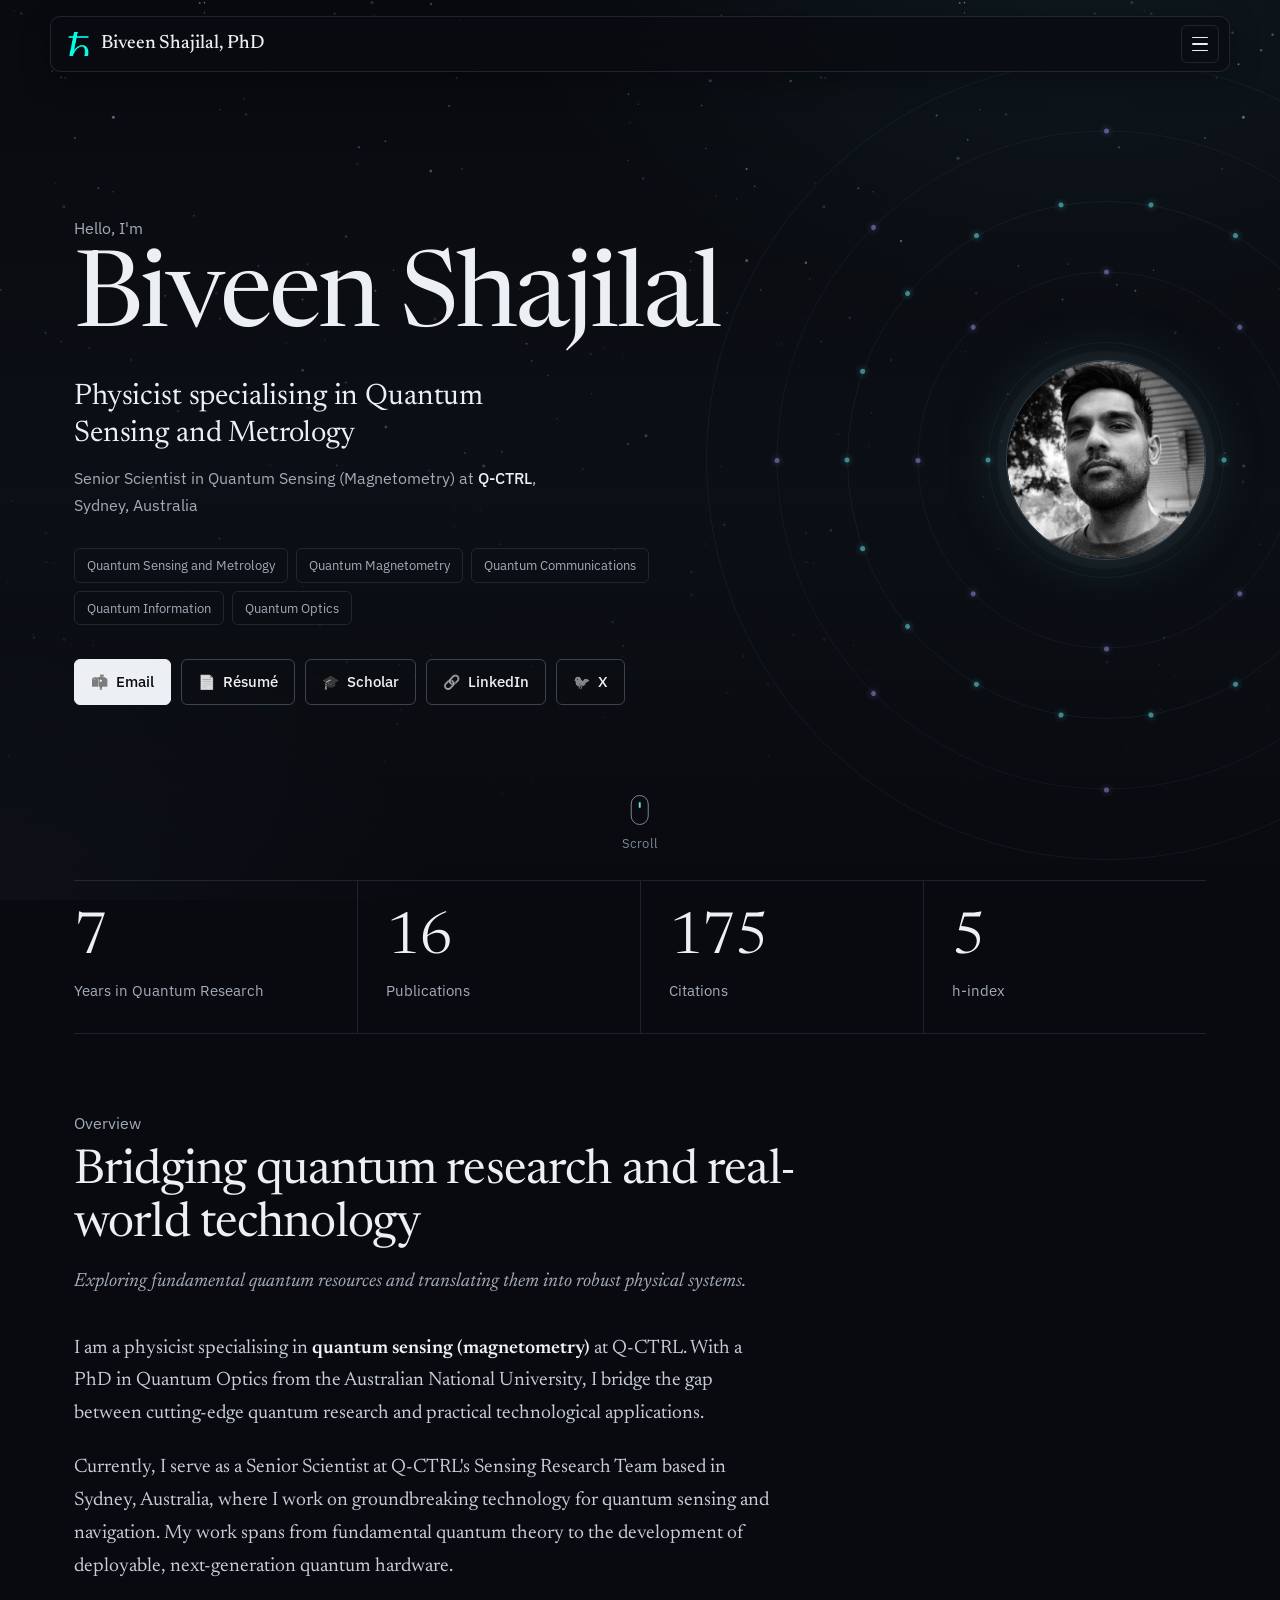
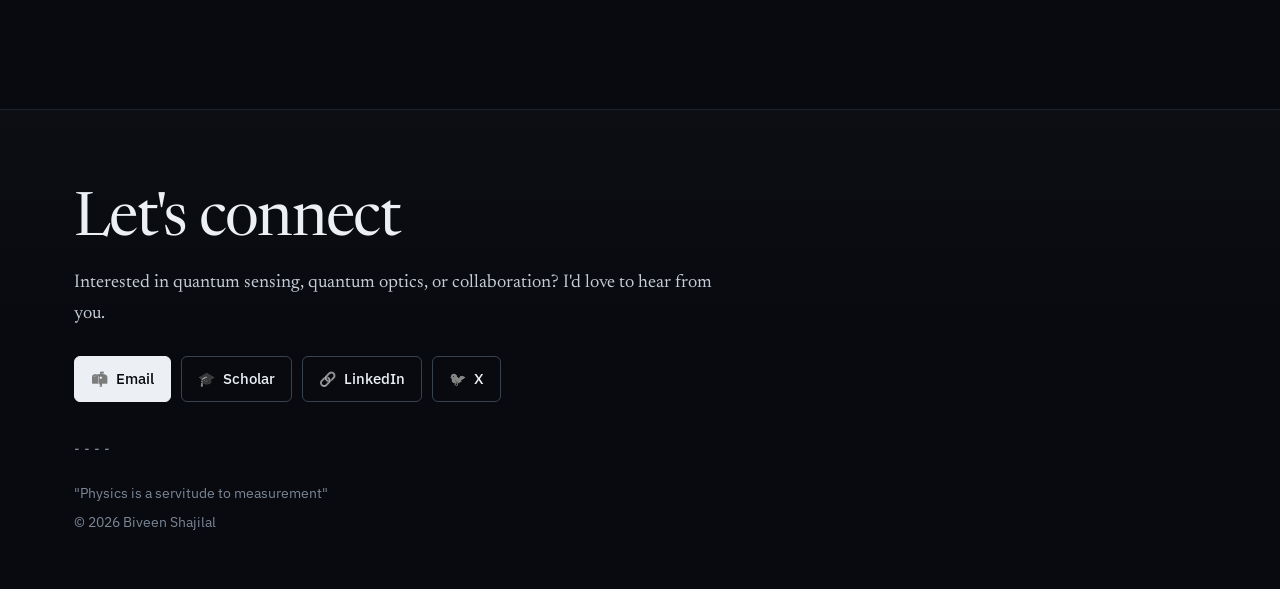
<file: index.html>
<!DOCTYPE html>
<html lang="en">
<head>
    <meta charset="UTF-8">
    <meta name="viewport" content="width=device-width, initial-scale=1.0">
    <link rel="icon" href="icon.svg" type="image/svg+xml">
    <link rel="alternate icon" href="icon.png" type="image/png">
    <title>Biveen Shajilal - Quantum Physicist</title>
    <link rel="stylesheet" href="css/style.css">
</head>
<body>
    <div class="bg-aurora"></div>
    <div id="scroll-progress"></div>

    <!-- Navigation -->
    <nav class="navbar">
        <a href="index.html" class="nav-brand">
            <img src="icon.svg" alt="Dirac constant h-bar">
            <span>Biveen Shajilal, PhD</span>
        </a>
        <button class="nav-toggle" id="navToggle" aria-label="Toggle navigation menu" aria-expanded="false">
            <span class="hamburger-bar"></span>
            <span class="hamburger-bar"></span>
            <span class="hamburger-bar"></span>
        </button>
        <ul class="nav-menu" id="navMenu">
            <li><a href="index.html" class="nav-link active">Home</a></li>
            <li><a href="about.html" class="nav-link">About</a></li>
            <li><a href="expertise.html" class="nav-link">Expertise</a></li>
            <li><a href="experience.html" class="nav-link">Experience</a></li>
            <li><a href="education.html" class="nav-link">Education</a></li>
            <li><a href="skills.html" class="nav-link">Skills</a></li>
            <li><a href="publications.html" class="nav-link">Publications</a></li>
            <li><a href="talks.html" class="nav-link">Talks</a></li>
        </ul>
    </nav>

    <!-- Hero -->
    <header class="hero" id="top">
        <div class="hero-inner">
            <div class="atom reveal is-visible">
                <div class="shells" id="atomShells"></div>
                <div class="hero-avatar">
                    <img src="headshot.jpeg" alt="Biveen Shajilal">
                </div>
            </div>
            <p class="eyebrow center reveal is-visible">Hello, I'm</p>
            <h1 class="hero-name reveal is-visible">Biveen Shajilal</h1>
            <p class="hero-role reveal is-visible d1">Physicist specialising in Quantum Sensing and Metrology</p>
            <p class="hero-affil reveal is-visible d1">Senior Scientist in Quantum Sensing (Magnetometry) at <strong>Q-CTRL</strong>, Sydney, Australia</p>
            <div class="hero-badges reveal is-visible d2">
                <span class="badge">Quantum Sensing and Metrology</span>
                <span class="badge">Quantum Magnetometry</span>
                <span class="badge">Quantum Communications</span>
                <span class="badge">Quantum Information</span>
                <span class="badge">Quantum Optics</span>
            </div>
            <div class="hero-links reveal is-visible d3">
                <a href="mailto:biveen.shajilal@gmail.com" class="btn btn-primary"><span class="emo" aria-hidden="true">📫</span> Email</a>
                <a href="Biveen_CV.pdf" class="btn" target="_blank"><span class="emo" aria-hidden="true">📄</span> Résumé</a>
                <a href="https://scholar.google.com/citations?user=_PFmphAAAAAJ&hl=en" class="btn" target="_blank"><span class="emo" aria-hidden="true">🎓</span> Scholar</a>
                <a href="https://www.linkedin.com/in/biveen-shajilal-3a89a4a4" class="btn" target="_blank"><span class="emo" aria-hidden="true">🔗</span> LinkedIn</a>
                <a href="https://x.com/biveenslal" class="btn" target="_blank"><span class="emo" aria-hidden="true">🐦</span> X</a>
            </div>
        </div>
        <div class="scroll-cue">
            <div class="scroll-mouse"></div>
            <span>Scroll</span>
        </div>
    </header>

    <!-- Stats Strip -->
    <div class="stats-strip">
        <div class="stat-card reveal d1">
            <div class="stat-num" data-target="10" data-suffix="+">0</div>
            <div class="stat-label">Years in Quantum Research</div>
        </div>
        <div class="stat-card reveal">
            <div class="stat-num" data-target="24" data-suffix="+">0</div>
            <div class="stat-label">Publications</div>
        </div>
        <div class="stat-card reveal d3">
            <div class="stat-num" data-target="270" data-suffix="+">0</div>
            <div class="stat-label">Citations</div>
        </div>
        <div class="stat-card reveal d2">
            <div class="stat-num" data-target="8" data-decimals="0">0</div>
            <div class="stat-label">h-index</div>
        </div>
    </div>

    <!-- Main Content Summary -->
    <main class="container">
        <section class="section" id="overview">
            <div class="section-head reveal">
                <p class="eyebrow center">Overview</p>
                <h2 class="section-title">Bridging <span>quantum research</span> and real-world technology</h2>
                <p class="section-subtitle">Exploring fundamental quantum resources and translating them into robust physical systems.</p>
            </div>
            <p class="about-text reveal d1">
                I am a physicist specialising in <strong>quantum sensing (magnetometry)</strong> at Q-CTRL. With a PhD in Quantum Optics from the Australian National University, I bridge the gap between cutting-edge quantum research and practical technological applications.
            </p>
            <p class="about-text reveal d2">
                Currently, I serve as a Senior Scientist at Q-CTRL's Sensing Research Team based in Sydney, Australia, where I work on groundbreaking technology for quantum sensing and navigation. My work spans from fundamental quantum theory to the development of deployable, next-generation quantum hardware.
            </p>

        </section>
    </main>

    <!-- Footer -->
    <footer class="footer">
        <div class="hero-name">Let's connect</div>
        <p class="about-text">Interested in quantum sensing, quantum optics, or collaboration? I'd love to hear from you.</p>
        <div class="footer-links">
            <a href="mailto:biveen.shajilal@gmail.com" class="btn btn-primary"><span class="emo" aria-hidden="true">📫</span> Email</a>
            <a href="https://scholar.google.com/citations?user=_PFmphAAAAAJ&hl=en" class="btn" target="_blank"><span class="emo" aria-hidden="true">🎓</span> Scholar</a>
            <a href="https://www.linkedin.com/in/biveen-shajilal-3a89a4a4" class="btn" target="_blank"><span class="emo" aria-hidden="true">🔗</span> LinkedIn</a>
            <a href="https://x.com/biveenslal" class="btn" target="_blank"><span class="emo" aria-hidden="true">🐦</span> X</a>
        </div>
        <p class="footer-copy">- - - -</p>
        <p class="footer-copy">"Physics is a servitude to measurement"</p>
        <p class="footer-copy">© <span id="year"></span> Biveen Shajilal</p>
    </footer>

    <script src="js/main.js"></script>
</body>
</html>
</file>
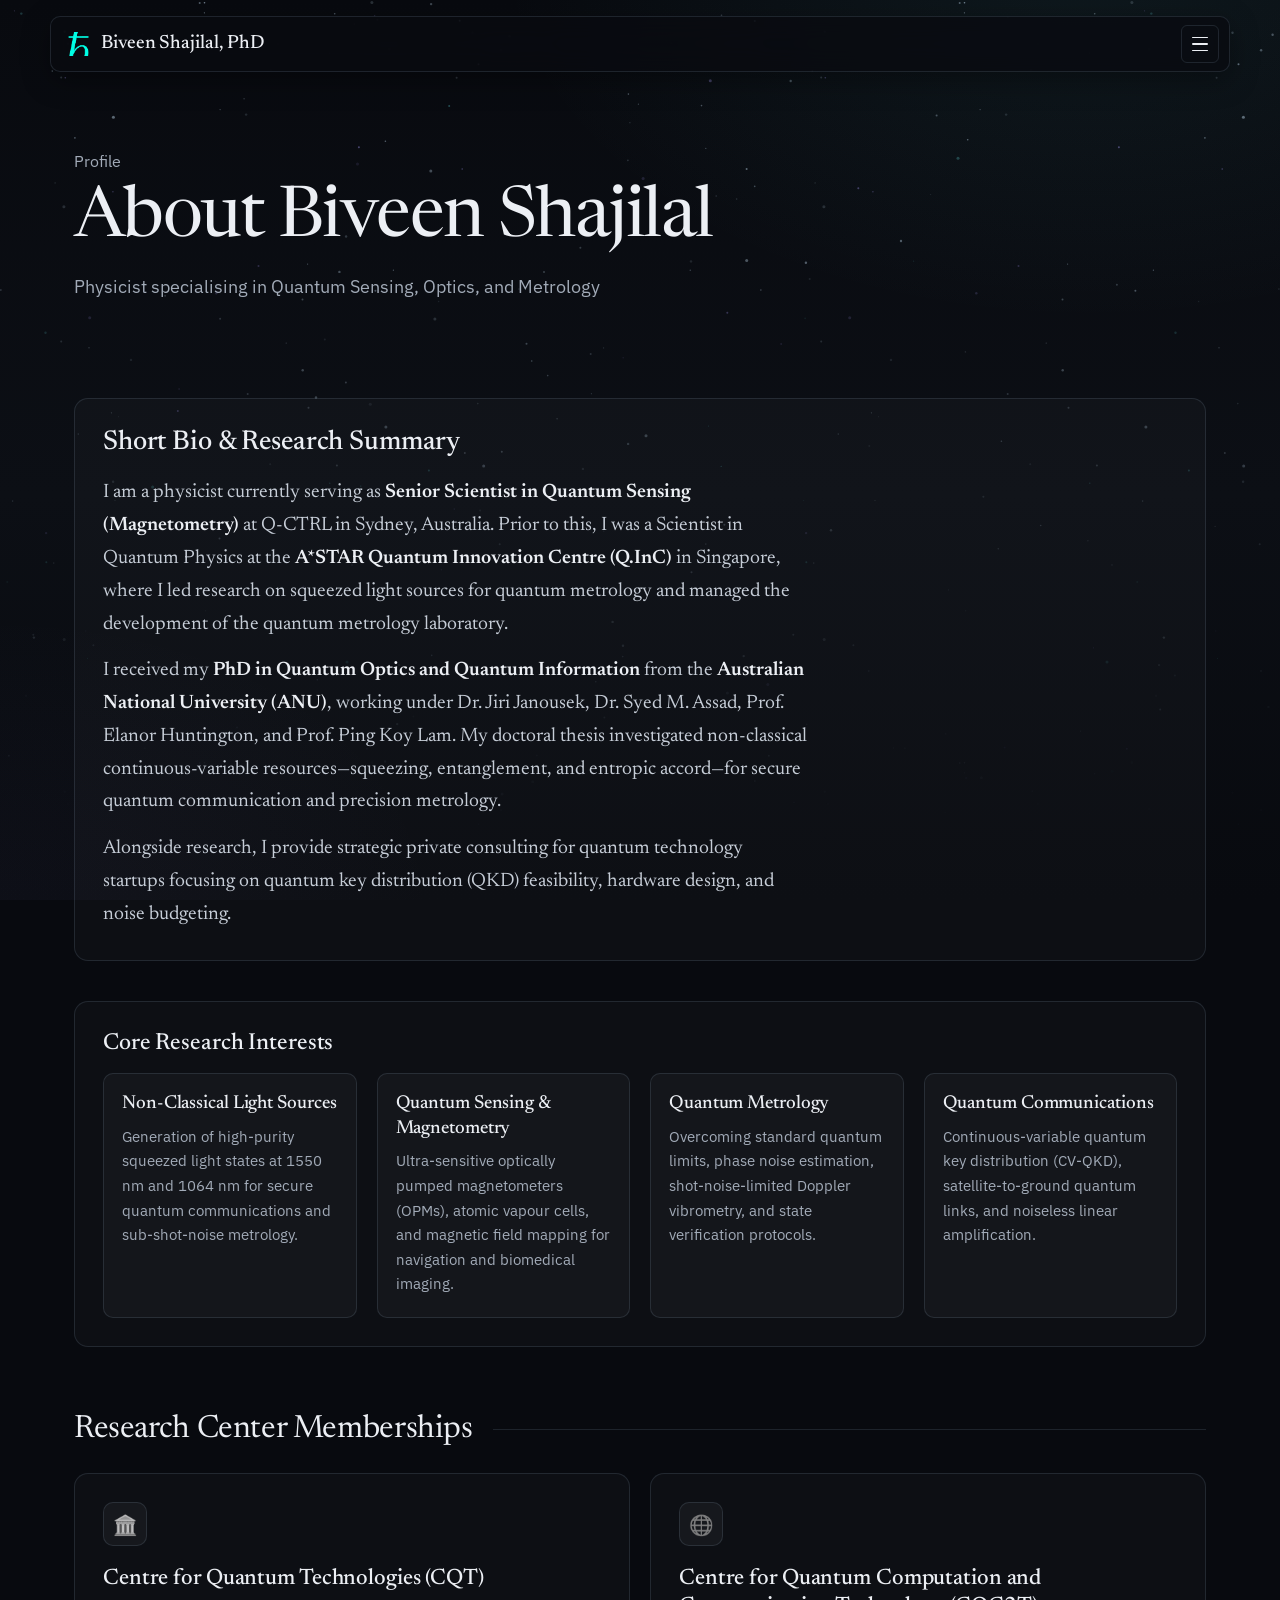
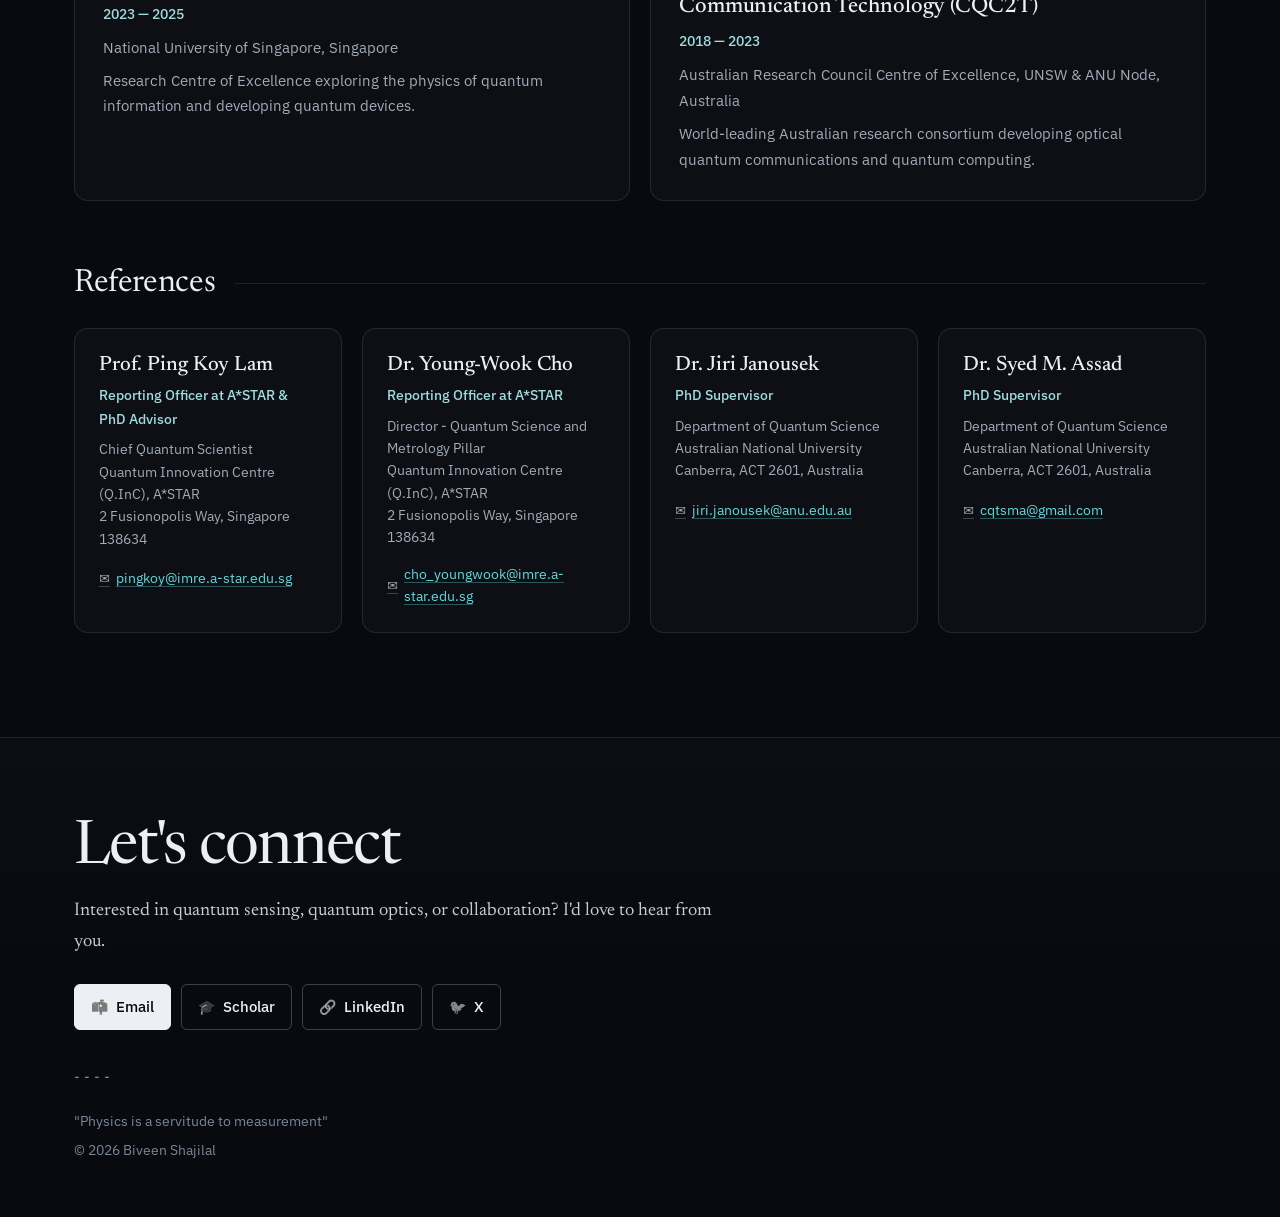
<file: about.html>
<!DOCTYPE html>
<html lang="en">
<head>
    <meta charset="UTF-8">
    <meta name="viewport" content="width=device-width, initial-scale=1.0">
    <link rel="icon" href="icon.svg" type="image/svg+xml">
    <link rel="alternate icon" href="icon.png" type="image/png">
    <title>About - Biveen Shajilal</title>
    <link rel="stylesheet" href="css/style.css">
</head>
<body>
    <div class="bg-aurora"></div>
    <div id="scroll-progress"></div>

    <!-- Navigation -->
    <nav class="navbar">
        <a href="index.html" class="nav-brand">
            <img src="icon.svg" alt="Dirac constant h-bar">
            <span>Biveen Shajilal, PhD</span>
        </a>
        <button class="nav-toggle" id="navToggle" aria-label="Toggle navigation menu" aria-expanded="false">
            <span class="hamburger-bar"></span>
            <span class="hamburger-bar"></span>
            <span class="hamburger-bar"></span>
        </button>
        <ul class="nav-menu" id="navMenu">
            <li><a href="index.html" class="nav-link">Home</a></li>
            <li><a href="about.html" class="nav-link active">About</a></li>
            <li><a href="expertise.html" class="nav-link">Expertise</a></li>
            <li><a href="experience.html" class="nav-link">Experience</a></li>
            <li><a href="education.html" class="nav-link">Education</a></li>
            <li><a href="skills.html" class="nav-link">Skills</a></li>
            <li><a href="publications.html" class="nav-link">Publications</a></li>
            <li><a href="talks.html" class="nav-link">Talks</a></li>
        </ul>
    </nav>

    <!-- Page Header -->
    <header class="page-header">
        <p class="eyebrow center reveal is-visible">Profile</p>
        <h1 class="section-title reveal is-visible">About <span>Biveen Shajilal</span></h1>
        <p class="section-sub reveal is-visible d1">Physicist specialising in Quantum Sensing, Optics, and Metrology</p>
    </header>

    <main class="container">
        <!-- Biography & Overview -->
        <section class="section">
            <div class="card reveal mb-lg">
                <h2 class="card-title-lg">Short Bio & Research Summary</h2>
                <p class="about-text align-left mb-md">
                    I am a physicist currently serving as <strong>Senior Scientist in Quantum Sensing (Magnetometry)</strong> at Q-CTRL in Sydney, Australia. Prior to this, I was a Scientist in Quantum Physics at the <strong>A*STAR Quantum Innovation Centre (Q.InC)</strong> in Singapore, where I led research on squeezed light sources for quantum metrology and managed the development of the quantum metrology laboratory.
                </p>
                <p class="about-text align-left mb-md">
                    I received my <strong>PhD in Quantum Optics and Quantum Information</strong> from the <strong>Australian National University (ANU)</strong>, working under Dr. Jiri Janousek, Dr. Syed M. Assad, Prof. Elanor Huntington, and Prof. Ping Koy Lam. My doctoral thesis investigated non-classical continuous-variable resources—squeezing, entanglement, and entropic accord—for secure quantum communication and precision metrology.
                </p>
                <p class="about-text align-left mb-0">
                    Alongside research, I provide strategic private consulting for quantum technology startups focusing on quantum key distribution (QKD) feasibility, hardware design, and noise budgeting.
                </p>
            </div>

            <!-- Key Research Interests -->
            <div class="card reveal d1 mb-lg">
                <h3 class="card-title-md">Core Research Interests</h3>
                <div class="skills-grid skills-grid--narrow">
                    <div class="subcard">
                        <h4 class="card-h4">Non-Classical Light Sources</h4>
                        <p class="note note-flush">Generation of high-purity squeezed light states at 1550 nm and 1064 nm for secure quantum communications and sub-shot-noise metrology.</p>
                    </div>
                    <div class="subcard">
                        <h4 class="card-h4">Quantum Sensing & Magnetometry</h4>
                        <p class="note note-flush">Ultra-sensitive optically pumped magnetometers (OPMs), atomic vapour cells, and magnetic field mapping for navigation and biomedical imaging.</p>
                    </div>
                    <div class="subcard">
                        <h4 class="card-h4">Quantum Metrology</h4>
                        <p class="note note-flush">Overcoming standard quantum limits, phase noise estimation, shot-noise-limited Doppler vibrometry, and state verification protocols.</p>
                    </div>
                    <div class="subcard">
                        <h4 class="card-h4">Quantum Communications</h4>
                        <p class="note note-flush">Continuous-variable quantum key distribution (CV-QKD), satellite-to-ground quantum links, and noiseless linear amplification.</p>
                    </div>
                </div>
            </div>

            <!-- Research Center Memberships -->
            <h3 class="sub-heading reveal">Research Center Memberships</h3>
            <div class="expertise-grid mb-lg">
                <div class="card reveal d1">
                    <div class="ico"><span class="emo" aria-hidden="true">🏛️</span></div>
                    <h3>Centre for Quantum Technologies (CQT)</h3>
                    <p class="card-date">2023 — 2025</p>
                    <p>National University of Singapore, Singapore</p>
                    <p class="note">Research Centre of Excellence exploring the physics of quantum information and developing quantum devices.</p>
                </div>
                <div class="card reveal d2">
                    <div class="ico"><span class="emo" aria-hidden="true">🌐</span></div>
                    <h3>Centre for Quantum Computation and Communication Technology (CQC2T)</h3>
                    <p class="card-date">2018 — 2023</p>
                    <p>Australian Research Council Centre of Excellence, UNSW & ANU Node, Australia</p>
                    <p class="note">World-leading Australian research consortium developing optical quantum communications and quantum computing.</p>
                </div>
            </div>

            <!-- Academic & Professional References -->
            <h3 class="sub-heading reveal">References</h3>
            <div class="references-grid reveal d1">
                <div class="card ref-card">
                    <div class="ref-name">Prof. Ping Koy Lam</div>
                    <div class="ref-role">Reporting Officer at A*STAR & PhD Advisor</div>
                    <div class="ref-org">
                        Chief Quantum Scientist<br>
                        Quantum Innovation Centre (Q.InC), A*STAR<br>
                        2 Fusionopolis Way, Singapore 138634
                    </div>
                    <a href="mailto:pingkoy@imre.a-star.edu.sg" class="ref-email"><span class="emo" aria-hidden="true">✉️</span> pingkoy@imre.a-star.edu.sg</a>
                </div>
                <div class="card ref-card">
                    <div class="ref-name">Dr. Young-Wook Cho</div>
                    <div class="ref-role">Reporting Officer at A*STAR</div>
                    <div class="ref-org">
                        Director - Quantum Science and Metrology Pillar<br>
                        Quantum Innovation Centre (Q.InC), A*STAR<br>
                        2 Fusionopolis Way, Singapore 138634
                    </div>
                    <a href="mailto:cho_youngwook@imre.a-star.edu.sg" class="ref-email"><span class="emo" aria-hidden="true">✉️</span> cho_youngwook@imre.a-star.edu.sg</a>
                </div>
                <div class="card ref-card">
                    <div class="ref-name">Dr. Jiri Janousek</div>
                    <div class="ref-role">PhD Supervisor</div>
                    <div class="ref-org">
                        Department of Quantum Science<br>
                        Australian National University<br>
                        Canberra, ACT 2601, Australia
                    </div>
                    <a href="mailto:jiri.janousek@anu.edu.au" class="ref-email"><span class="emo" aria-hidden="true">✉️</span> jiri.janousek@anu.edu.au</a>
                </div>
                <div class="card ref-card">
                    <div class="ref-name">Dr. Syed M. Assad</div>
                    <div class="ref-role">PhD Supervisor</div>
                    <div class="ref-org">
                        Department of Quantum Science<br>
                        Australian National University<br>
                        Canberra, ACT 2601, Australia
                    </div>
                    <a href="mailto:cqtsma@gmail.com" class="ref-email"><span class="emo" aria-hidden="true">✉️</span> cqtsma@gmail.com</a>
                </div>
            </div>
        </section>
    </main>

    <!-- Footer -->
    <footer class="footer">
        <div class="hero-name">Let's connect</div>
        <p class="about-text">Interested in quantum sensing, quantum optics, or collaboration? I'd love to hear from you.</p>
        <div class="footer-links">
            <a href="mailto:biveen.shajilal@gmail.com" class="btn btn-primary"><span class="emo" aria-hidden="true">📫</span> Email</a>
            <a href="https://scholar.google.com/citations?user=_PFmphAAAAAJ&hl=en" class="btn" target="_blank"><span class="emo" aria-hidden="true">🎓</span> Scholar</a>
            <a href="https://www.linkedin.com/in/biveen-shajilal-3a89a4a4" class="btn" target="_blank"><span class="emo" aria-hidden="true">🔗</span> LinkedIn</a>
            <a href="https://x.com/biveenslal" class="btn" target="_blank"><span class="emo" aria-hidden="true">🐦</span> X</a>
        </div>
        <p class="footer-copy">- - - -</p>
        <p class="footer-copy">"Physics is a servitude to measurement"</p>
        <p class="footer-copy">© <span id="year"></span> Biveen Shajilal</p>
    </footer>

    <script src="js/main.js"></script>
</body>
</html>
</file>
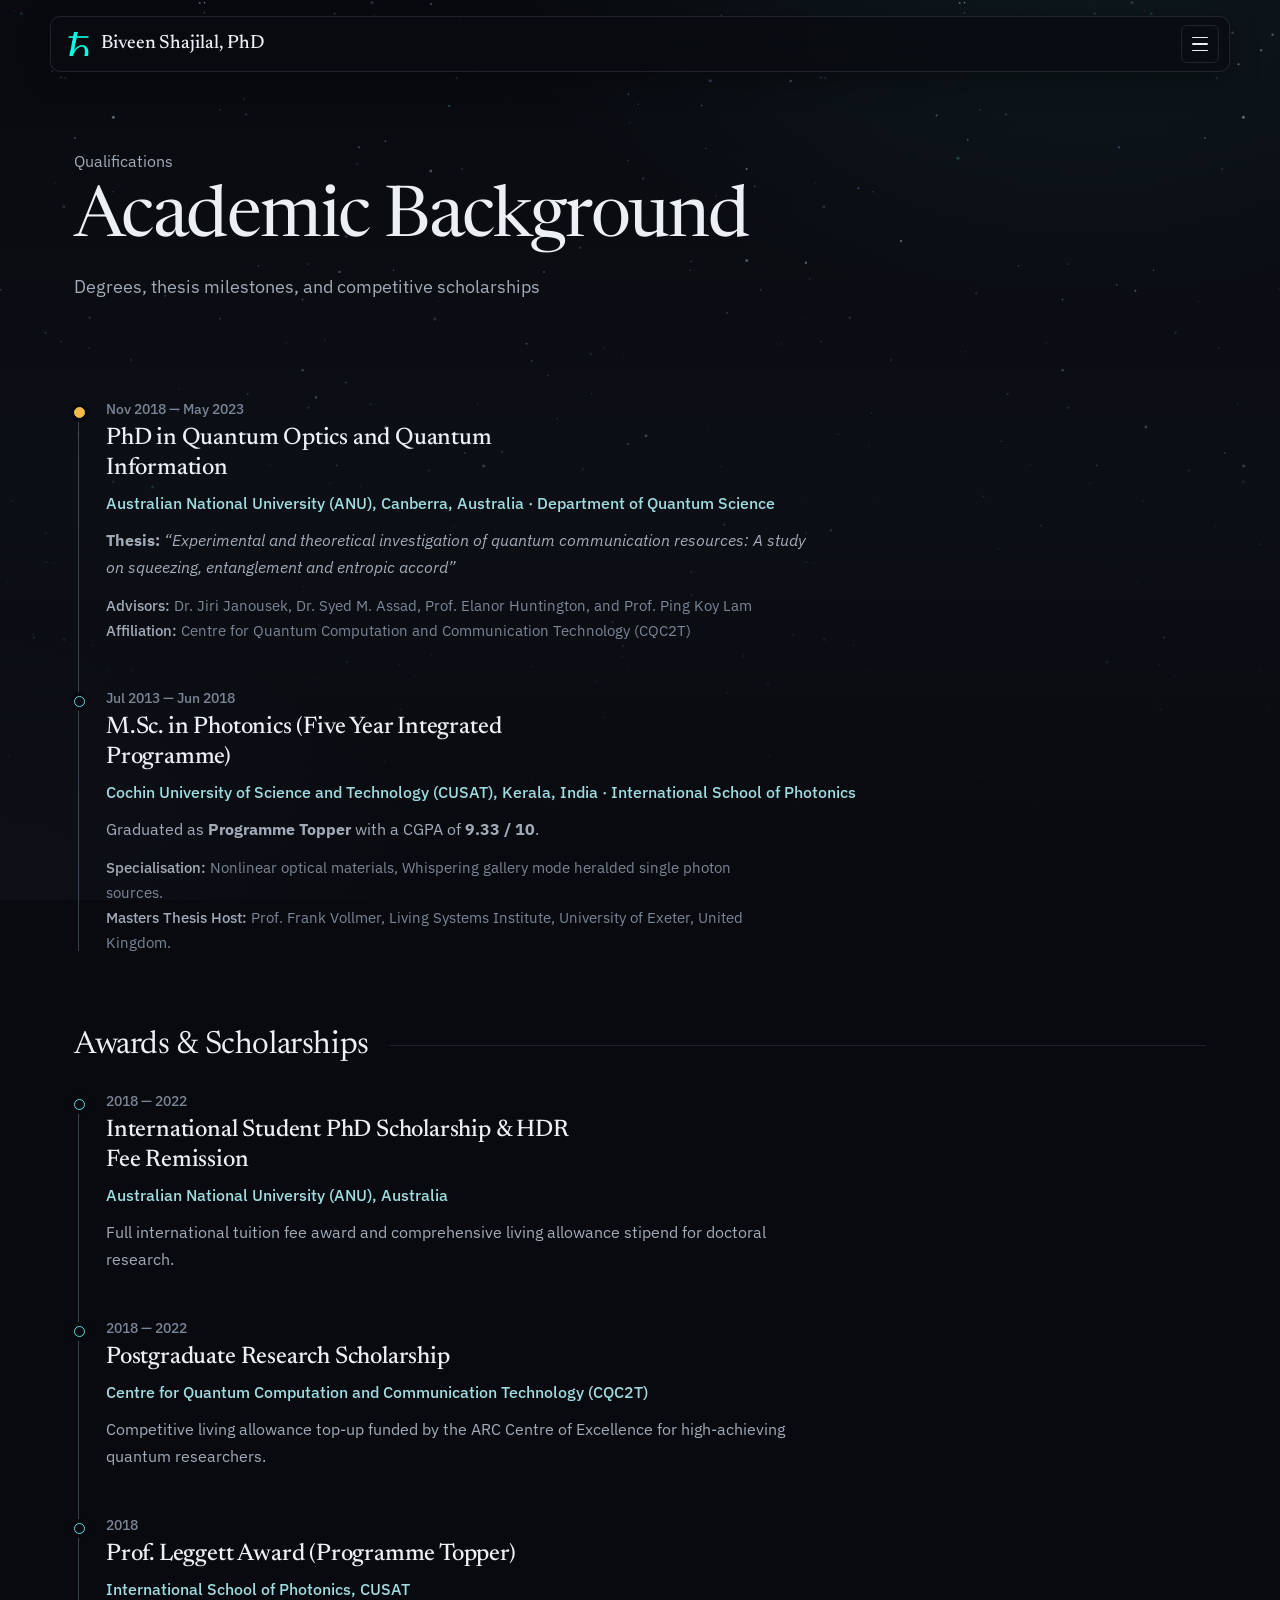
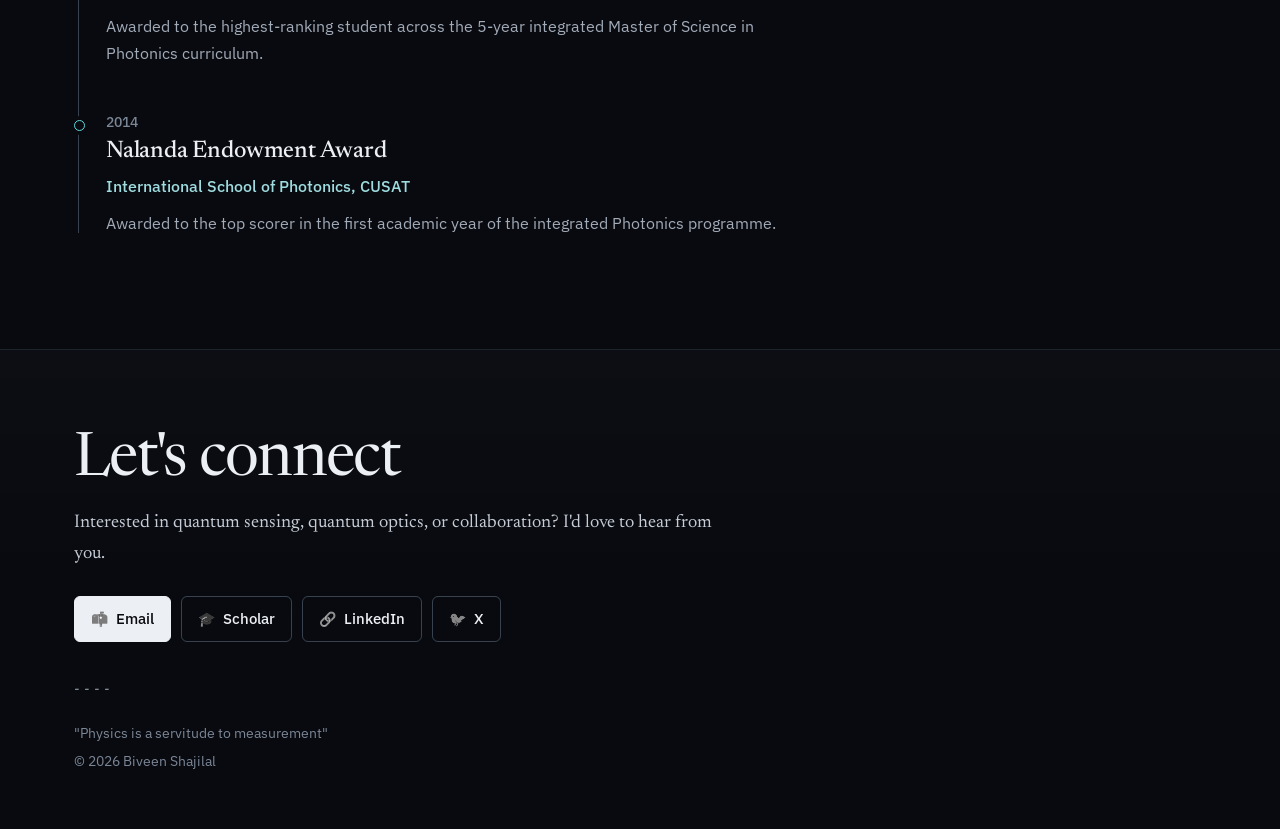
<file: education.html>
<!DOCTYPE html>
<html lang="en">
<head>
    <meta charset="UTF-8">
    <meta name="viewport" content="width=device-width, initial-scale=1.0">
    <link rel="icon" href="icon.svg" type="image/svg+xml">
    <link rel="alternate icon" href="icon.png" type="image/png">
    <title>Education - Biveen Shajilal</title>
    <link rel="stylesheet" href="css/style.css">
</head>
<body>
    <div class="bg-aurora"></div>
    <div id="scroll-progress"></div>

    <!-- Navigation -->
    <nav class="navbar">
        <a href="index.html" class="nav-brand">
            <img src="icon.svg" alt="Dirac constant h-bar">
            <span>Biveen Shajilal, PhD</span>
        </a>
        <button class="nav-toggle" id="navToggle" aria-label="Toggle navigation menu" aria-expanded="false">
            <span class="hamburger-bar"></span>
            <span class="hamburger-bar"></span>
            <span class="hamburger-bar"></span>
        </button>
        <ul class="nav-menu" id="navMenu">
            <li><a href="index.html" class="nav-link">Home</a></li>
            <li><a href="about.html" class="nav-link">About</a></li>
            <li><a href="expertise.html" class="nav-link">Expertise</a></li>
            <li><a href="experience.html" class="nav-link">Experience</a></li>
            <li><a href="education.html" class="nav-link active">Education</a></li>
            <li><a href="skills.html" class="nav-link">Skills</a></li>
            <li><a href="publications.html" class="nav-link">Publications</a></li>
            <li><a href="talks.html" class="nav-link">Talks</a></li>
        </ul>
    </nav>

    <!-- Page Header -->
    <header class="page-header">
        <p class="eyebrow center reveal is-visible">Qualifications</p>
        <h1 class="section-title reveal is-visible">Academic <span>Background</span></h1>
        <p class="section-sub reveal is-visible d1">Degrees, thesis milestones, and competitive scholarships</p>
    </header>

    <main class="container">
        <section class="section">
            <div class="timeline">
                <!-- PhD -->
                <div class="card tl-item reveal">
                    <div class="tl-head">
                        <div class="tl-title">PhD in Quantum Optics and Quantum Information</div>
                        <span class="tl-date">Nov 2018 — May 2023</span>
                    </div>
                    <div class="tl-org">Australian National University (ANU), Canberra, Australia · Department of Quantum Science</div>
                    <p class="tl-desc">
                        <strong>Thesis:</strong> <em>“Experimental and theoretical investigation of quantum communication resources: A study on squeezing, entanglement and entropic accord”</em>
                    </p>
                    <div class="tl-meta">
                        <strong>Advisors:</strong> Dr. Jiri Janousek, Dr. Syed M. Assad, Prof. Elanor Huntington, and Prof. Ping Koy Lam<br>
                        <strong>Affiliation:</strong> Centre for Quantum Computation and Communication Technology (CQC2T)
                    </div>
                </div>

                <!-- MSc -->
                <div class="card tl-item reveal d1">
                    <div class="tl-head">
                        <div class="tl-title">M.Sc. in Photonics (Five Year Integrated Programme)</div>
                        <span class="tl-date">Jul 2013 — Jun 2018</span>
                    </div>
                    <div class="tl-org">Cochin University of Science and Technology (CUSAT), Kerala, India · International School of Photonics</div>
                    <p class="tl-desc">
                        Graduated as <strong>Programme Topper</strong> with a CGPA of <strong>9.33 / 10</strong>.
                    </p>
                    <div class="tl-meta">
                        <strong>Specialisation:</strong> Nonlinear optical materials, Whispering gallery mode heralded single photon sources.<br>
                        <strong>Masters Thesis Host:</strong> Prof. Frank Vollmer, Living Systems Institute, University of Exeter, United Kingdom.
                    </div>
                </div>
            </div>

            <!-- Awards & Honors -->
            <h3 class="sub-heading reveal">Awards & Scholarships</h3>
            <div class="timeline">
                <div class="card tl-item reveal d1">
                    <div class="tl-head">
                        <div class="tl-title">International Student PhD Scholarship & HDR Fee Remission</div>
                        <span class="tl-date">2018 — 2022</span>
                    </div>
                    <div class="tl-org">Australian National University (ANU), Australia</div>
                    <p class="tl-desc">Full international tuition fee award and comprehensive living allowance stipend for doctoral research.</p>
                </div>

                <div class="card tl-item reveal d2">
                    <div class="tl-head">
                        <div class="tl-title">Postgraduate Research Scholarship</div>
                        <span class="tl-date">2018 — 2022</span>
                    </div>
                    <div class="tl-org">Centre for Quantum Computation and Communication Technology (CQC2T)</div>
                    <p class="tl-desc">Competitive living allowance top-up funded by the ARC Centre of Excellence for high-achieving quantum researchers.</p>
                </div>

                <div class="card tl-item reveal d3">
                    <div class="tl-head">
                        <div class="tl-title">Prof. Leggett Award (Programme Topper)</div>
                        <span class="tl-date">2018</span>
                    </div>
                    <div class="tl-org">International School of Photonics, CUSAT</div>
                    <p class="tl-desc">Awarded to the highest-ranking student across the 5-year integrated Master of Science in Photonics curriculum.</p>
                </div>

                <div class="card tl-item reveal">
                    <div class="tl-head">
                        <div class="tl-title">Nalanda Endowment Award</div>
                        <span class="tl-date">2014</span>
                    </div>
                    <div class="tl-org">International School of Photonics, CUSAT</div>
                    <p class="tl-desc">Awarded to the top scorer in the first academic year of the integrated Photonics programme.</p>
                </div>
            </div>
        </section>
    </main>

    <!-- Footer -->
    <footer class="footer">
        <div class="hero-name">Let's connect</div>
        <p class="about-text">Interested in quantum sensing, quantum optics, or collaboration? I'd love to hear from you.</p>
        <div class="footer-links">
            <a href="mailto:biveen.shajilal@gmail.com" class="btn btn-primary"><span class="emo" aria-hidden="true">📫</span> Email</a>
            <a href="https://scholar.google.com/citations?user=_PFmphAAAAAJ&hl=en" class="btn" target="_blank"><span class="emo" aria-hidden="true">🎓</span> Scholar</a>
            <a href="https://www.linkedin.com/in/biveen-shajilal-3a89a4a4" class="btn" target="_blank"><span class="emo" aria-hidden="true">🔗</span> LinkedIn</a>
            <a href="https://x.com/biveenslal" class="btn" target="_blank"><span class="emo" aria-hidden="true">🐦</span> X</a>
        </div>
        <p class="footer-copy">- - - -</p>
        <p class="footer-copy">"Physics is a servitude to measurement"</p>
        <p class="footer-copy">© <span id="year"></span> Biveen Shajilal</p>
    </footer>

    <script src="js/main.js"></script>
</body>
</html>
</file>
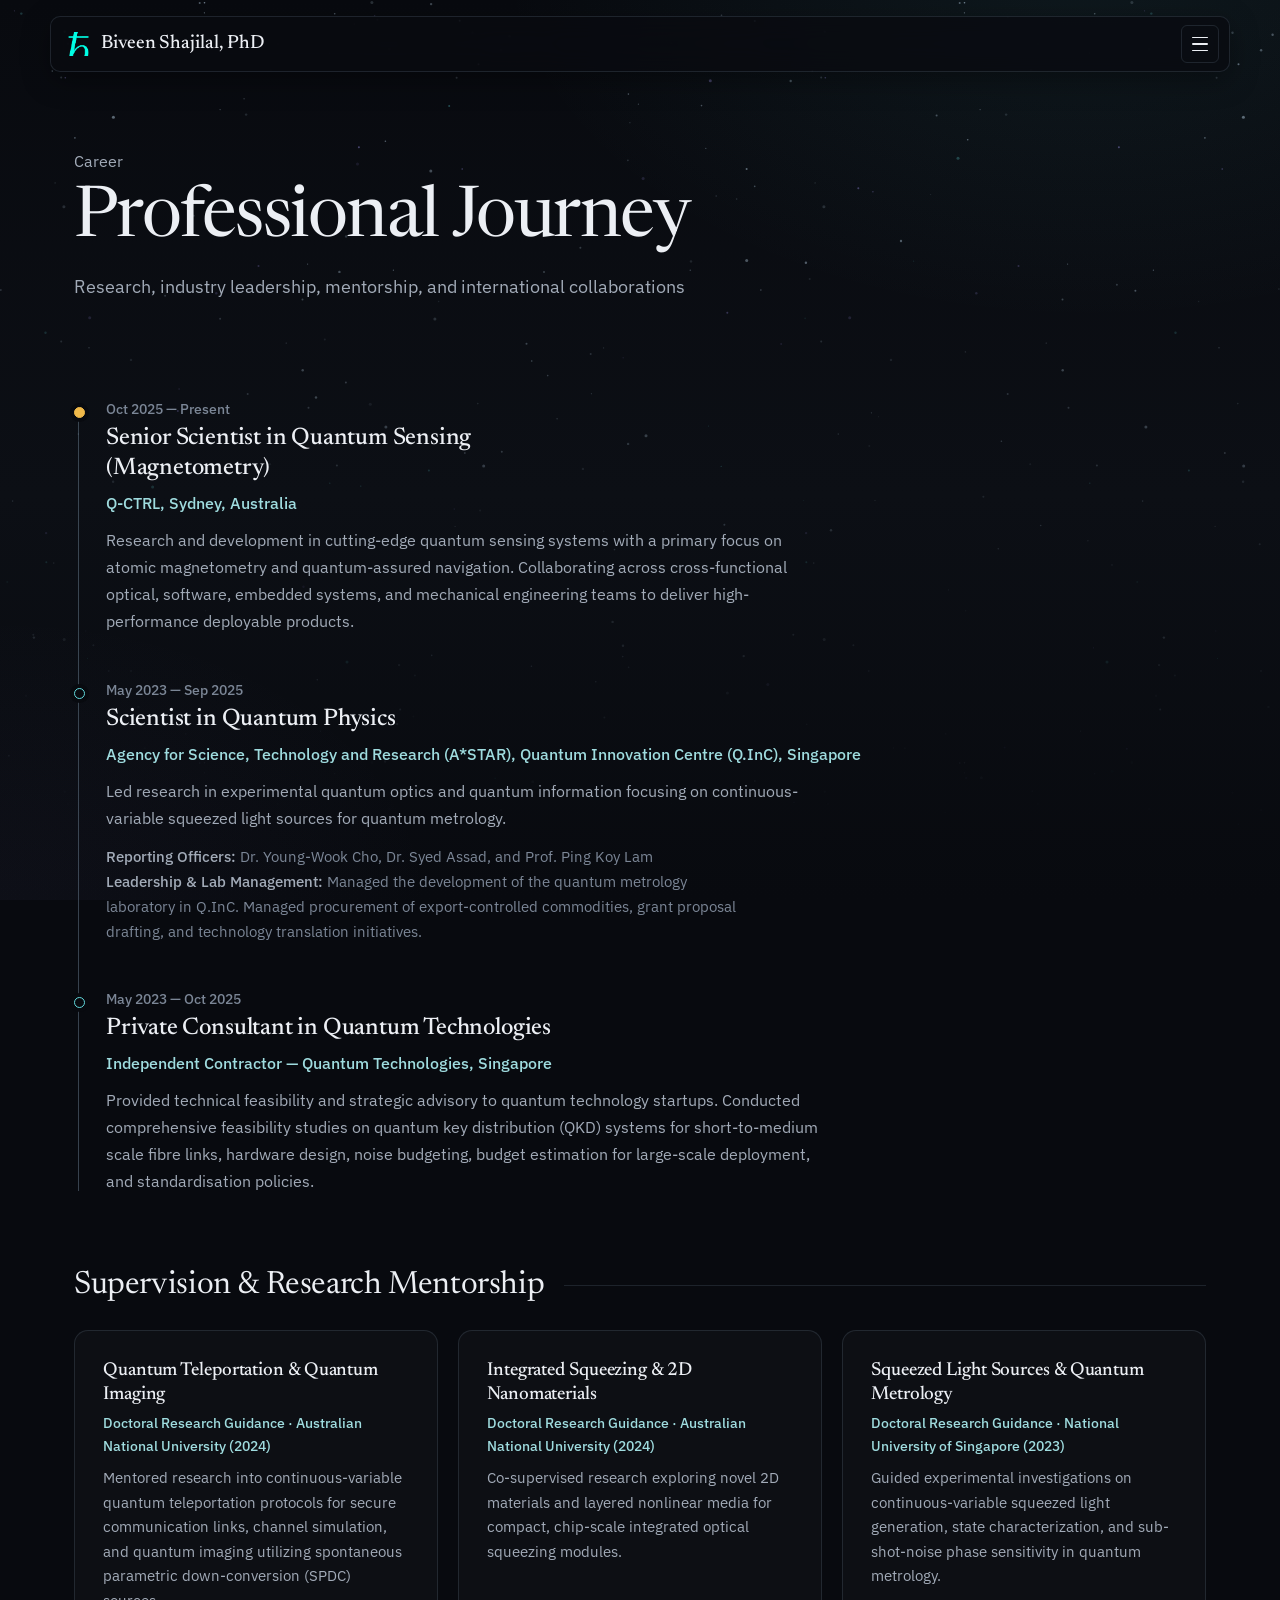
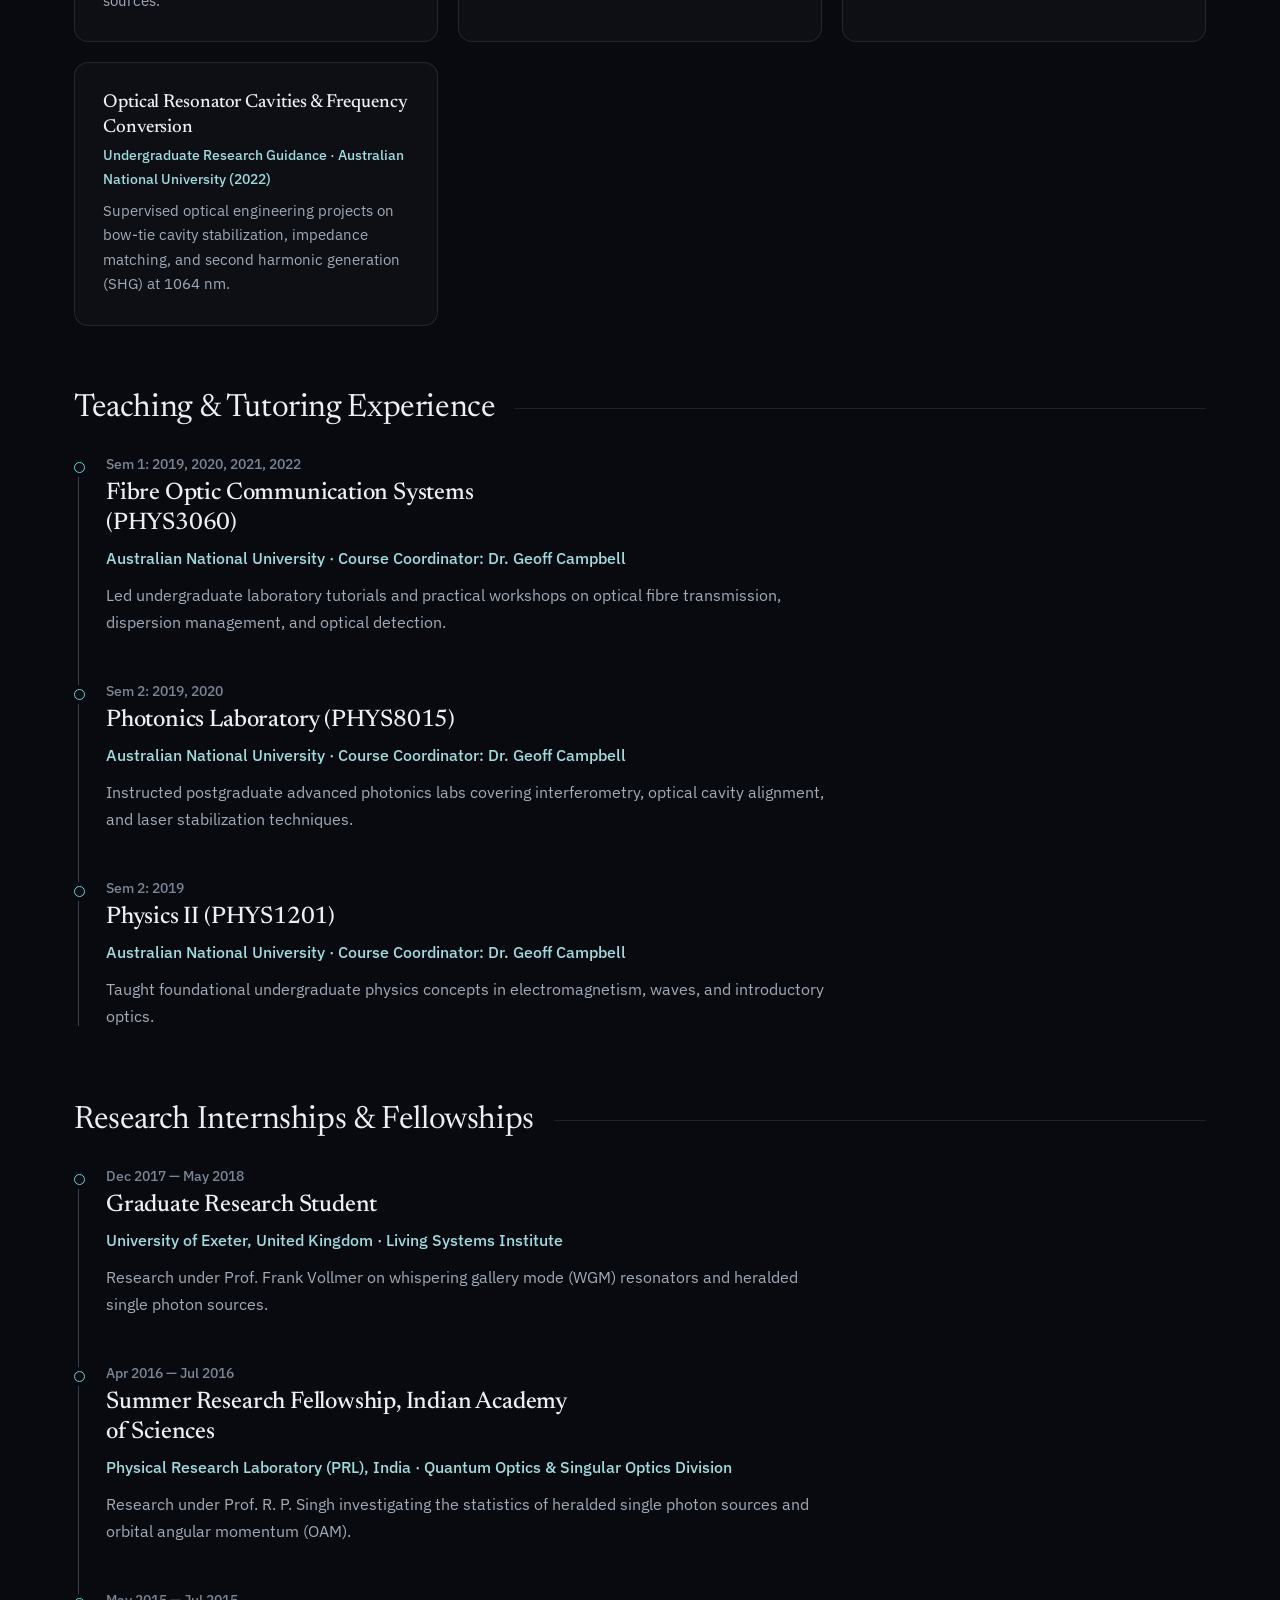
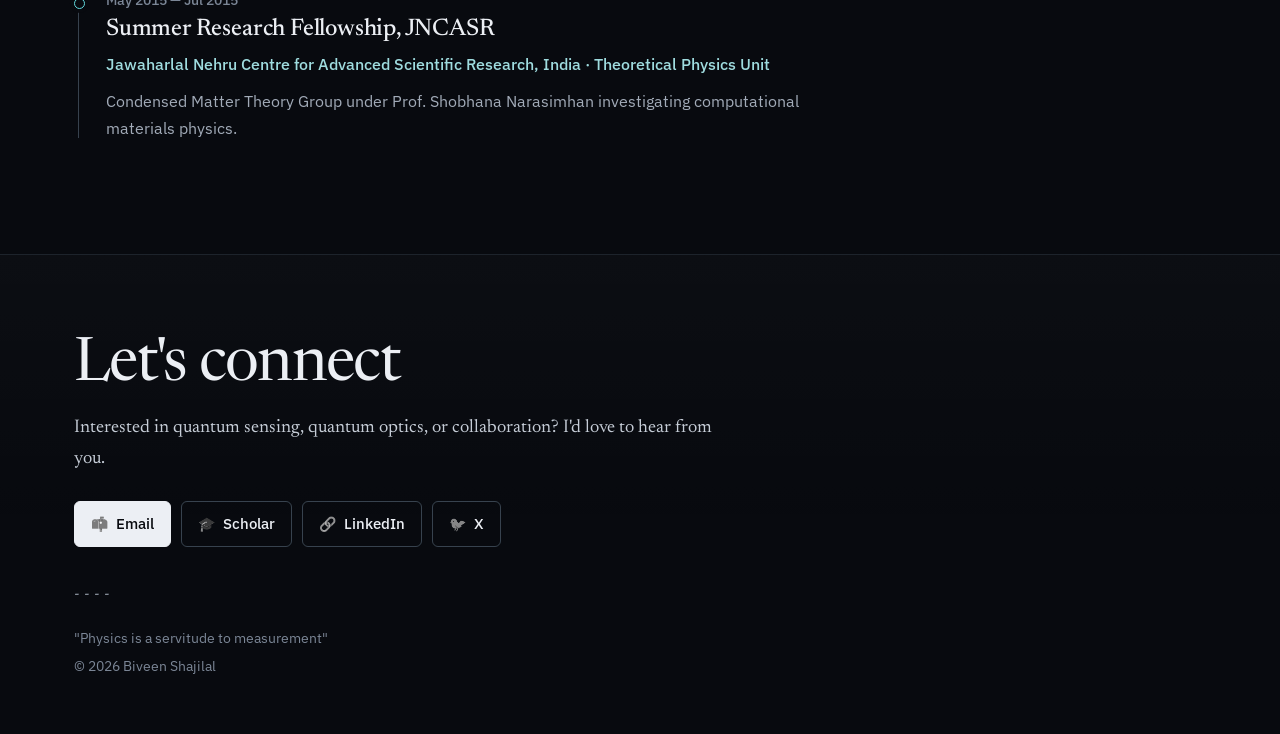
<file: experience.html>
<!DOCTYPE html>
<html lang="en">
<head>
    <meta charset="UTF-8">
    <meta name="viewport" content="width=device-width, initial-scale=1.0">
    <link rel="icon" href="icon.svg" type="image/svg+xml">
    <link rel="alternate icon" href="icon.png" type="image/png">
    <title>Experience - Biveen Shajilal</title>
    <link rel="stylesheet" href="css/style.css">
</head>
<body>
    <div class="bg-aurora"></div>
    <div id="scroll-progress"></div>

    <!-- Navigation -->
    <nav class="navbar">
        <a href="index.html" class="nav-brand">
            <img src="icon.svg" alt="Dirac constant h-bar">
            <span>Biveen Shajilal, PhD</span>
        </a>
        <button class="nav-toggle" id="navToggle" aria-label="Toggle navigation menu" aria-expanded="false">
            <span class="hamburger-bar"></span>
            <span class="hamburger-bar"></span>
            <span class="hamburger-bar"></span>
        </button>
        <ul class="nav-menu" id="navMenu">
            <li><a href="index.html" class="nav-link">Home</a></li>
            <li><a href="about.html" class="nav-link">About</a></li>
            <li><a href="expertise.html" class="nav-link">Expertise</a></li>
            <li><a href="experience.html" class="nav-link active">Experience</a></li>
            <li><a href="education.html" class="nav-link">Education</a></li>
            <li><a href="skills.html" class="nav-link">Skills</a></li>
            <li><a href="publications.html" class="nav-link">Publications</a></li>
            <li><a href="talks.html" class="nav-link">Talks</a></li>
        </ul>
    </nav>

    <!-- Page Header -->
    <header class="page-header">
        <p class="eyebrow center reveal is-visible">Career</p>
        <h1 class="section-title reveal is-visible">Professional <span>Journey</span></h1>
        <p class="section-sub reveal is-visible d1">Research, industry leadership, mentorship, and international collaborations</p>
    </header>

    <main class="container">
        <!-- Appointments -->
        <section class="section">
            <div class="timeline">
                <!-- Q-CTRL -->
                <div class="card tl-item reveal">
                    <div class="tl-head">
                        <div class="tl-title">Senior Scientist in Quantum Sensing (Magnetometry)</div>
                        <span class="tl-date">Oct 2025 — Present</span>
                    </div>
                    <div class="tl-org">Q-CTRL, Sydney, Australia</div>
                    <p class="tl-desc">
                        Research and development in cutting-edge quantum sensing systems with a primary focus on atomic magnetometry and quantum-assured navigation. Collaborating across cross-functional optical, software, embedded systems, and mechanical engineering teams to deliver high-performance deployable products.
                    </p>
                </div>

                <!-- A*STAR -->
                <div class="card tl-item reveal d1">
                    <div class="tl-head">
                        <div class="tl-title">Scientist in Quantum Physics</div>
                        <span class="tl-date">May 2023 — Sep 2025</span>
                    </div>
                    <div class="tl-org">Agency for Science, Technology and Research (A*STAR), Quantum Innovation Centre (Q.InC), Singapore</div>
                    <p class="tl-desc">
                        Led research in experimental quantum optics and quantum information focusing on continuous-variable squeezed light sources for quantum metrology. 
                    </p>
                    <div class="tl-meta">
                        <strong>Reporting Officers:</strong> Dr. Young-Wook Cho, Dr. Syed Assad, and Prof. Ping Koy Lam<br>
                        <strong>Leadership & Lab Management:</strong> Managed the development of the quantum metrology laboratory in Q.InC. Managed procurement of export-controlled commodities, grant proposal drafting, and technology translation initiatives.
                    </div>
                </div>

                <!-- Private Consultant -->
                <div class="card tl-item reveal d2">
                    <div class="tl-head">
                        <div class="tl-title">Private Consultant in Quantum Technologies</div>
                        <span class="tl-date">May 2023 — Oct 2025</span>
                    </div>
                    <div class="tl-org">Independent Contractor — Quantum Technologies, Singapore</div>
                    <p class="tl-desc">
                        Provided technical feasibility and strategic advisory to quantum technology startups. Conducted comprehensive feasibility studies on quantum key distribution (QKD) systems for short-to-medium scale fibre links, hardware design, noise budgeting, budget estimation for large-scale deployment, and standardisation policies.
                    </p>
                </div>
            </div>

            <!-- Supervising Experience -->
            <h3 class="sub-heading reveal">Supervision & Research Mentorship</h3>
            <div class="skills-grid mb-lg">
                <div class="card reveal d1">
                    <h4 class="card-h4">Quantum Teleportation & Quantum Imaging</h4>
                    <p class="card-kicker">Doctoral Research Guidance · Australian National University (2024)</p>
                    <p class="note">
                        Mentored research into continuous-variable quantum teleportation protocols for secure communication links, channel simulation, and quantum imaging utilizing spontaneous parametric down-conversion (SPDC) sources.
                    </p>
                </div>
                <div class="card reveal d2">
                    <h4 class="card-h4">Integrated Squeezing & 2D Nanomaterials</h4>
                    <p class="card-kicker">Doctoral Research Guidance · Australian National University (2024)</p>
                    <p class="note">
                        Co-supervised research exploring novel 2D materials and layered nonlinear media for compact, chip-scale integrated optical squeezing modules.
                    </p>
                </div>
                <div class="card reveal d3">
                    <h4 class="card-h4">Squeezed Light Sources & Quantum Metrology</h4>
                    <p class="card-kicker">Doctoral Research Guidance · National University of Singapore (2023)</p>
                    <p class="note">
                        Guided experimental investigations on continuous-variable squeezed light generation, state characterization, and sub-shot-noise phase sensitivity in quantum metrology.
                    </p>
                </div>
                <div class="card reveal">
                    <h4 class="card-h4">Optical Resonator Cavities & Frequency Conversion</h4>
                    <p class="card-kicker">Undergraduate Research Guidance · Australian National University (2022)</p>
                    <p class="note">
                        Supervised optical engineering projects on bow-tie cavity stabilization, impedance matching, and second harmonic generation (SHG) at 1064 nm.
                    </p>
                </div>
            </div>

            <!-- Tutoring Experience -->
            <h3 class="sub-heading reveal">Teaching & Tutoring Experience</h3>
            <div class="timeline mb-lg">
                <div class="card tl-item reveal d1">
                    <div class="tl-head">
                        <div class="tl-title">Fibre Optic Communication Systems (PHYS3060)</div>
                        <span class="tl-date">Sem 1: 2019, 2020, 2021, 2022</span>
                    </div>
                    <div class="tl-org">Australian National University · Course Coordinator: Dr. Geoff Campbell</div>
                    <p class="tl-desc">Led undergraduate laboratory tutorials and practical workshops on optical fibre transmission, dispersion management, and optical detection.</p>
                </div>
                <div class="card tl-item reveal d2">
                    <div class="tl-head">
                        <div class="tl-title">Photonics Laboratory (PHYS8015)</div>
                        <span class="tl-date">Sem 2: 2019, 2020</span>
                    </div>
                    <div class="tl-org">Australian National University · Course Coordinator: Dr. Geoff Campbell</div>
                    <p class="tl-desc">Instructed postgraduate advanced photonics labs covering interferometry, optical cavity alignment, and laser stabilization techniques.</p>
                </div>
                <div class="card tl-item reveal d3">
                    <div class="tl-head">
                        <div class="tl-title">Physics II (PHYS1201)</div>
                        <span class="tl-date">Sem 2: 2019</span>
                    </div>
                    <div class="tl-org">Australian National University · Course Coordinator: Dr. Geoff Campbell</div>
                    <p class="tl-desc">Taught foundational undergraduate physics concepts in electromagnetism, waves, and introductory optics.</p>
                </div>
            </div>

            <!-- Internships -->
            <h3 class="sub-heading reveal">Research Internships & Fellowships</h3>
            <div class="timeline">
                <div class="card tl-item reveal d1">
                    <div class="tl-head">
                        <div class="tl-title">Graduate Research Student</div>
                        <span class="tl-date">Dec 2017 — May 2018</span>
                    </div>
                    <div class="tl-org">University of Exeter, United Kingdom · Living Systems Institute</div>
                    <p class="tl-desc">Research under Prof. Frank Vollmer on whispering gallery mode (WGM) resonators and heralded single photon sources.</p>
                </div>
                <div class="card tl-item reveal d2">
                    <div class="tl-head">
                        <div class="tl-title">Summer Research Fellowship, Indian Academy of Sciences</div>
                        <span class="tl-date">Apr 2016 — Jul 2016</span>
                    </div>
                    <div class="tl-org">Physical Research Laboratory (PRL), India · Quantum Optics & Singular Optics Division</div>
                    <p class="tl-desc">Research under Prof. R. P. Singh investigating the statistics of heralded single photon sources and orbital angular momentum (OAM).</p>
                </div>
                <div class="card tl-item reveal d3">
                    <div class="tl-head">
                        <div class="tl-title">Summer Research Fellowship, JNCASR</div>
                        <span class="tl-date">May 2015 — Jul 2015</span>
                    </div>
                    <div class="tl-org">Jawaharlal Nehru Centre for Advanced Scientific Research, India · Theoretical Physics Unit</div>
                    <p class="tl-desc">Condensed Matter Theory Group under Prof. Shobhana Narasimhan investigating computational materials physics.</p>
                </div>
            </div>
        </section>
    </main>

    <!-- Footer -->
    <footer class="footer">
        <div class="hero-name">Let's connect</div>
        <p class="about-text">Interested in quantum sensing, quantum optics, or collaboration? I'd love to hear from you.</p>
        <div class="footer-links">
            <a href="mailto:biveen.shajilal@gmail.com" class="btn btn-primary"><span class="emo" aria-hidden="true">📫</span> Email</a>
            <a href="https://scholar.google.com/citations?user=_PFmphAAAAAJ&hl=en" class="btn" target="_blank"><span class="emo" aria-hidden="true">🎓</span> Scholar</a>
            <a href="https://www.linkedin.com/in/biveen-shajilal-3a89a4a4" class="btn" target="_blank"><span class="emo" aria-hidden="true">🔗</span> LinkedIn</a>
            <a href="https://x.com/biveenslal" class="btn" target="_blank"><span class="emo" aria-hidden="true">🐦</span> X</a>
        </div>
        <p class="footer-copy">- - - -</p>
        <p class="footer-copy">"Physics is a servitude to measurement"</p>
        <p class="footer-copy">© <span id="year"></span> Biveen Shajilal</p>
    </footer>

    <script src="js/main.js"></script>
</body>
</html>
</file>
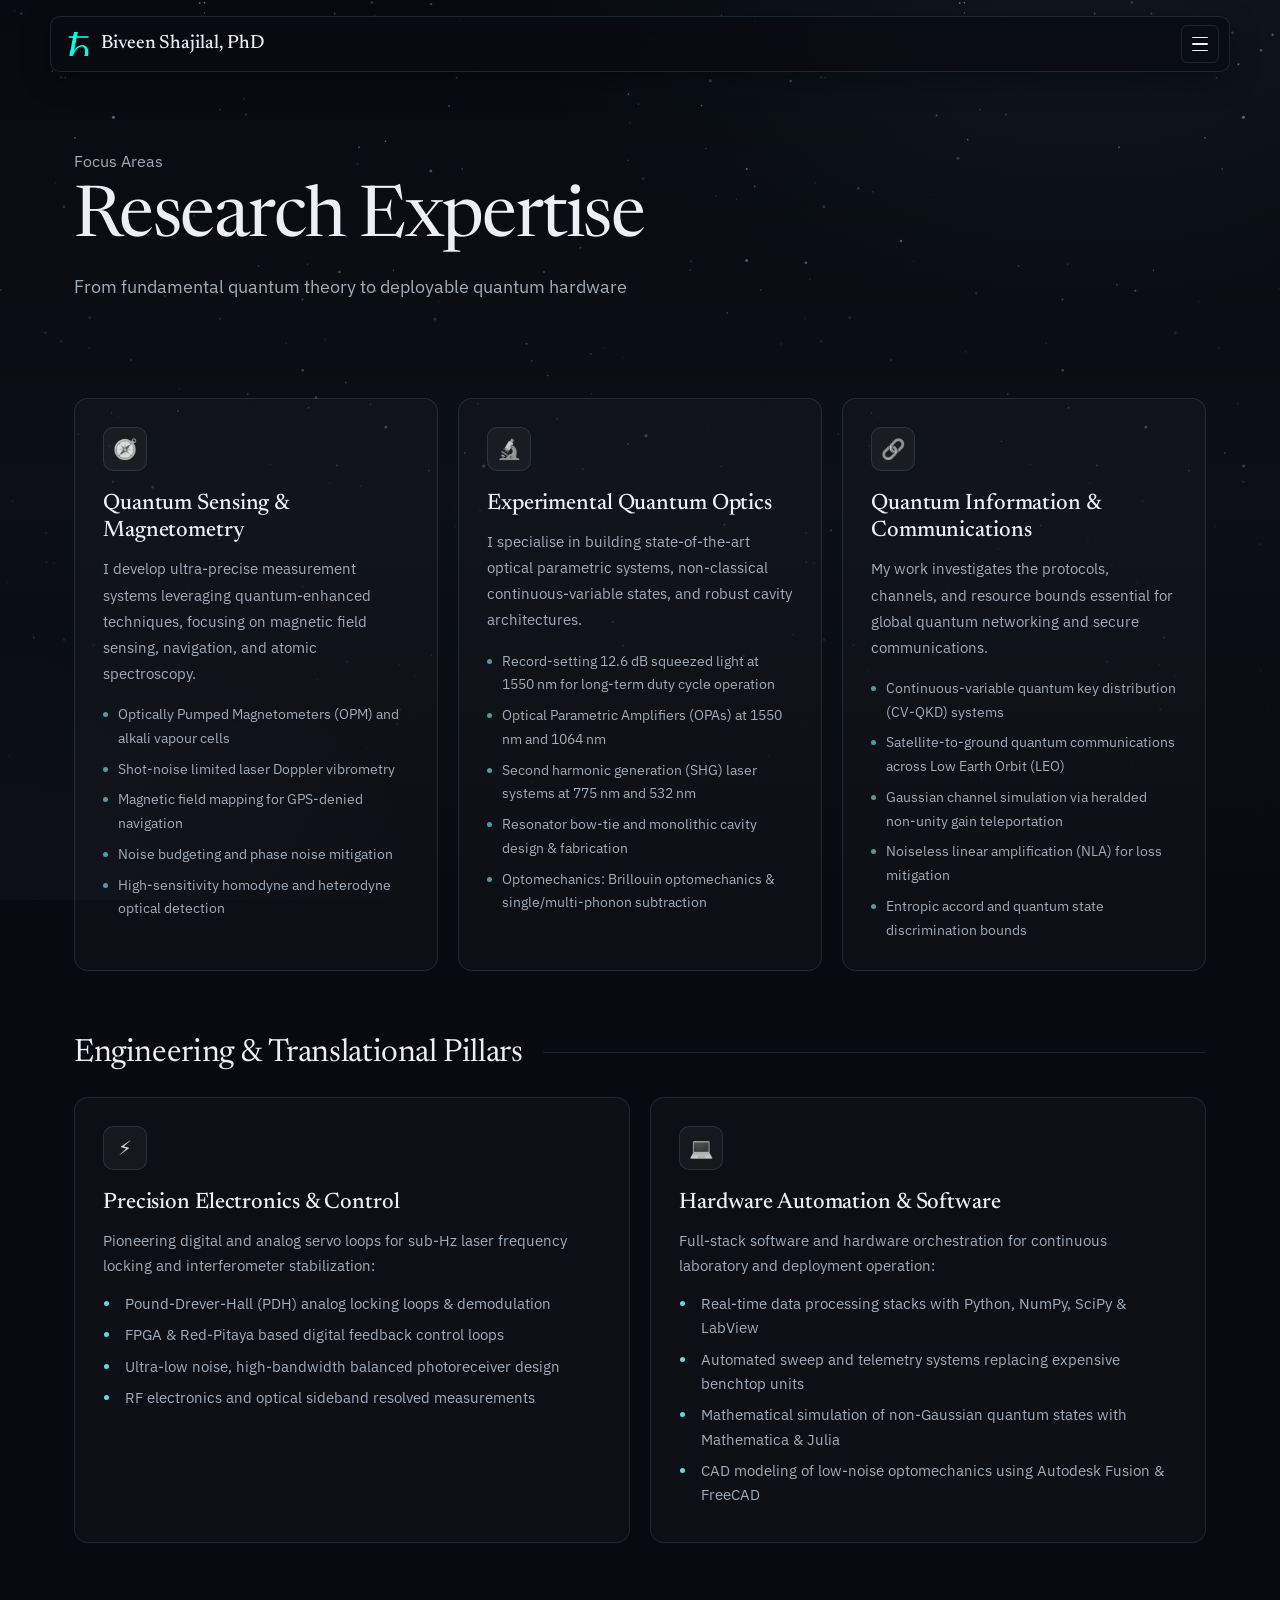
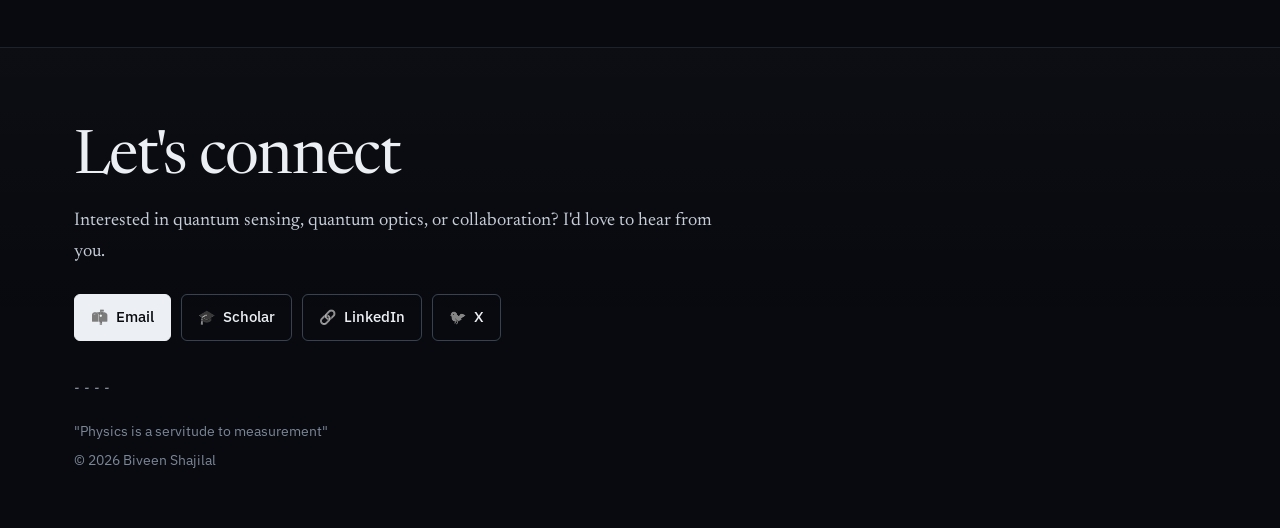
<file: expertise.html>
<!DOCTYPE html>
<html lang="en">
<head>
    <meta charset="UTF-8">
    <meta name="viewport" content="width=device-width, initial-scale=1.0">
    <link rel="icon" href="icon.svg" type="image/svg+xml">
    <link rel="alternate icon" href="icon.png" type="image/png">
    <title>Expertise - Biveen Shajilal</title>
    <link rel="stylesheet" href="css/style.css">
</head>
<body>
    <div class="bg-aurora"></div>
    <div id="scroll-progress"></div>

    <!-- Navigation -->
    <nav class="navbar">
        <a href="index.html" class="nav-brand">
            <img src="icon.svg" alt="Dirac constant h-bar">
            <span>Biveen Shajilal, PhD</span>
        </a>
        <button class="nav-toggle" id="navToggle" aria-label="Toggle navigation menu" aria-expanded="false">
            <span class="hamburger-bar"></span>
            <span class="hamburger-bar"></span>
            <span class="hamburger-bar"></span>
        </button>
        <ul class="nav-menu" id="navMenu">
            <li><a href="index.html" class="nav-link">Home</a></li>
            <li><a href="about.html" class="nav-link">About</a></li>
            <li><a href="expertise.html" class="nav-link active">Expertise</a></li>
            <li><a href="experience.html" class="nav-link">Experience</a></li>
            <li><a href="education.html" class="nav-link">Education</a></li>
            <li><a href="skills.html" class="nav-link">Skills</a></li>
            <li><a href="publications.html" class="nav-link">Publications</a></li>
            <li><a href="talks.html" class="nav-link">Talks</a></li>
        </ul>
    </nav>

    <!-- Page Header -->
    <header class="page-header">
        <p class="eyebrow center reveal is-visible">Focus Areas</p>
        <h1 class="section-title reveal is-visible">Research <span>Expertise</span></h1>
        <p class="section-sub reveal is-visible d1">From fundamental quantum theory to deployable quantum hardware</p>
    </header>

    <main class="container">
        <!-- Main Expertise Grid -->
        <section class="section">
            <div class="expertise-grid">
                <!-- Quantum Sensing -->
                <div class="card expertise-item reveal">
                    <div class="ico"><span class="emo" aria-hidden="true">🧭</span></div>
                    <h3>Quantum Sensing & Magnetometry</h3>
                    <p>
                        I develop ultra-precise measurement systems leveraging quantum-enhanced techniques, focusing on magnetic field sensing, navigation, and atomic spectroscopy.
                    </p>
                    <ul>
                        <li>Optically Pumped Magnetometers (OPM) and alkali vapour cells</li>
                        <li>Shot-noise limited laser Doppler vibrometry</li>
                        <li>Magnetic field mapping for GPS-denied navigation</li>
                        <li>Noise budgeting and phase noise mitigation</li>
                        <li>High-sensitivity homodyne and heterodyne optical detection</li>
                    </ul>
                </div>

                <!-- Quantum Optics -->
                <div class="card expertise-item reveal d1">
                    <div class="ico"><span class="emo" aria-hidden="true">🔬</span></div>
                    <h3>Experimental Quantum Optics</h3>
                    <p>
                        I specialise in building state-of-the-art optical parametric systems, non-classical continuous-variable states, and robust cavity architectures.
                    </p>
                    <ul>
                        <li>Record-setting 12.6 dB squeezed light at 1550 nm for long-term duty cycle operation</li>
                        <li>Optical Parametric Amplifiers (OPAs) at 1550 nm and 1064 nm</li>
                        <li>Second harmonic generation (SHG) laser systems at 775 nm and 532 nm</li>
                        <li>Resonator bow-tie and monolithic cavity design & fabrication</li>
                        <li>Optomechanics: Brillouin optomechanics & single/multi-phonon subtraction</li>
                    </ul>
                </div>

                <!-- Quantum Information -->
                <div class="card expertise-item reveal d2">
                    <div class="ico"><span class="emo" aria-hidden="true">🔗</span></div>
                    <h3>Quantum Information & Communications</h3>
                    <p>
                        My work investigates the protocols, channels, and resource bounds essential for global quantum networking and secure communications.
                    </p>
                    <ul>
                        <li>Continuous-variable quantum key distribution (CV-QKD) systems</li>
                        <li>Satellite-to-ground quantum communications across Low Earth Orbit (LEO)</li>
                        <li>Gaussian channel simulation via heralded non-unity gain teleportation</li>
                        <li>Noiseless linear amplification (NLA) for loss mitigation</li>
                        <li>Entropic accord and quantum state discrimination bounds</li>
                    </ul>
                </div>
            </div>

            <!-- Interdisciplinary Capabilities -->
            <h3 class="sub-heading reveal">Engineering & Translational Pillars</h3>
            <div class="expertise-grid">
                <div class="card reveal d1">
                    <div class="ico"><span class="emo" aria-hidden="true">⚡</span></div>
                    <h3>Precision Electronics & Control</h3>
                    <p class="note note-md">
                        Pioneering digital and analog servo loops for sub-Hz laser frequency locking and interferometer stabilization:
                    </p>
                    <ul>
                        <li>Pound-Drever-Hall (PDH) analog locking loops & demodulation</li>
                        <li>FPGA & Red-Pitaya based digital feedback control loops</li>
                        <li>Ultra-low noise, high-bandwidth balanced photoreceiver design</li>
                        <li>RF electronics and optical sideband resolved measurements</li>
                    </ul>
                </div>

                <div class="card reveal d2">
                    <div class="ico"><span class="emo" aria-hidden="true">💻</span></div>
                    <h3>Hardware Automation & Software</h3>
                    <p class="note note-md">
                        Full-stack software and hardware orchestration for continuous laboratory and deployment operation:
                    </p>
                    <ul>
                        <li>Real-time data processing stacks with Python, NumPy, SciPy & LabView</li>
                        <li>Automated sweep and telemetry systems replacing expensive benchtop units</li>
                        <li>Mathematical simulation of non-Gaussian quantum states with Mathematica & Julia</li>
                        <li>CAD modeling of low-noise optomechanics using Autodesk Fusion & FreeCAD</li>
                    </ul>
                </div>
            </div>
        </section>
    </main>

    <!-- Footer -->
    <footer class="footer">
        <div class="hero-name">Let's connect</div>
        <p class="about-text">Interested in quantum sensing, quantum optics, or collaboration? I'd love to hear from you.</p>
        <div class="footer-links">
            <a href="mailto:biveen.shajilal@gmail.com" class="btn btn-primary"><span class="emo" aria-hidden="true">📫</span> Email</a>
            <a href="https://scholar.google.com/citations?user=_PFmphAAAAAJ&hl=en" class="btn" target="_blank"><span class="emo" aria-hidden="true">🎓</span> Scholar</a>
            <a href="https://www.linkedin.com/in/biveen-shajilal-3a89a4a4" class="btn" target="_blank"><span class="emo" aria-hidden="true">🔗</span> LinkedIn</a>
            <a href="https://x.com/biveenslal" class="btn" target="_blank"><span class="emo" aria-hidden="true">🐦</span> X</a>
        </div>
        <p class="footer-copy">- - - -</p>
        <p class="footer-copy">"Physics is a servitude to measurement"</p>
        <p class="footer-copy">© <span id="year"></span> Biveen Shajilal</p>
    </footer>

    <script src="js/main.js"></script>
</body>
</html>
</file>
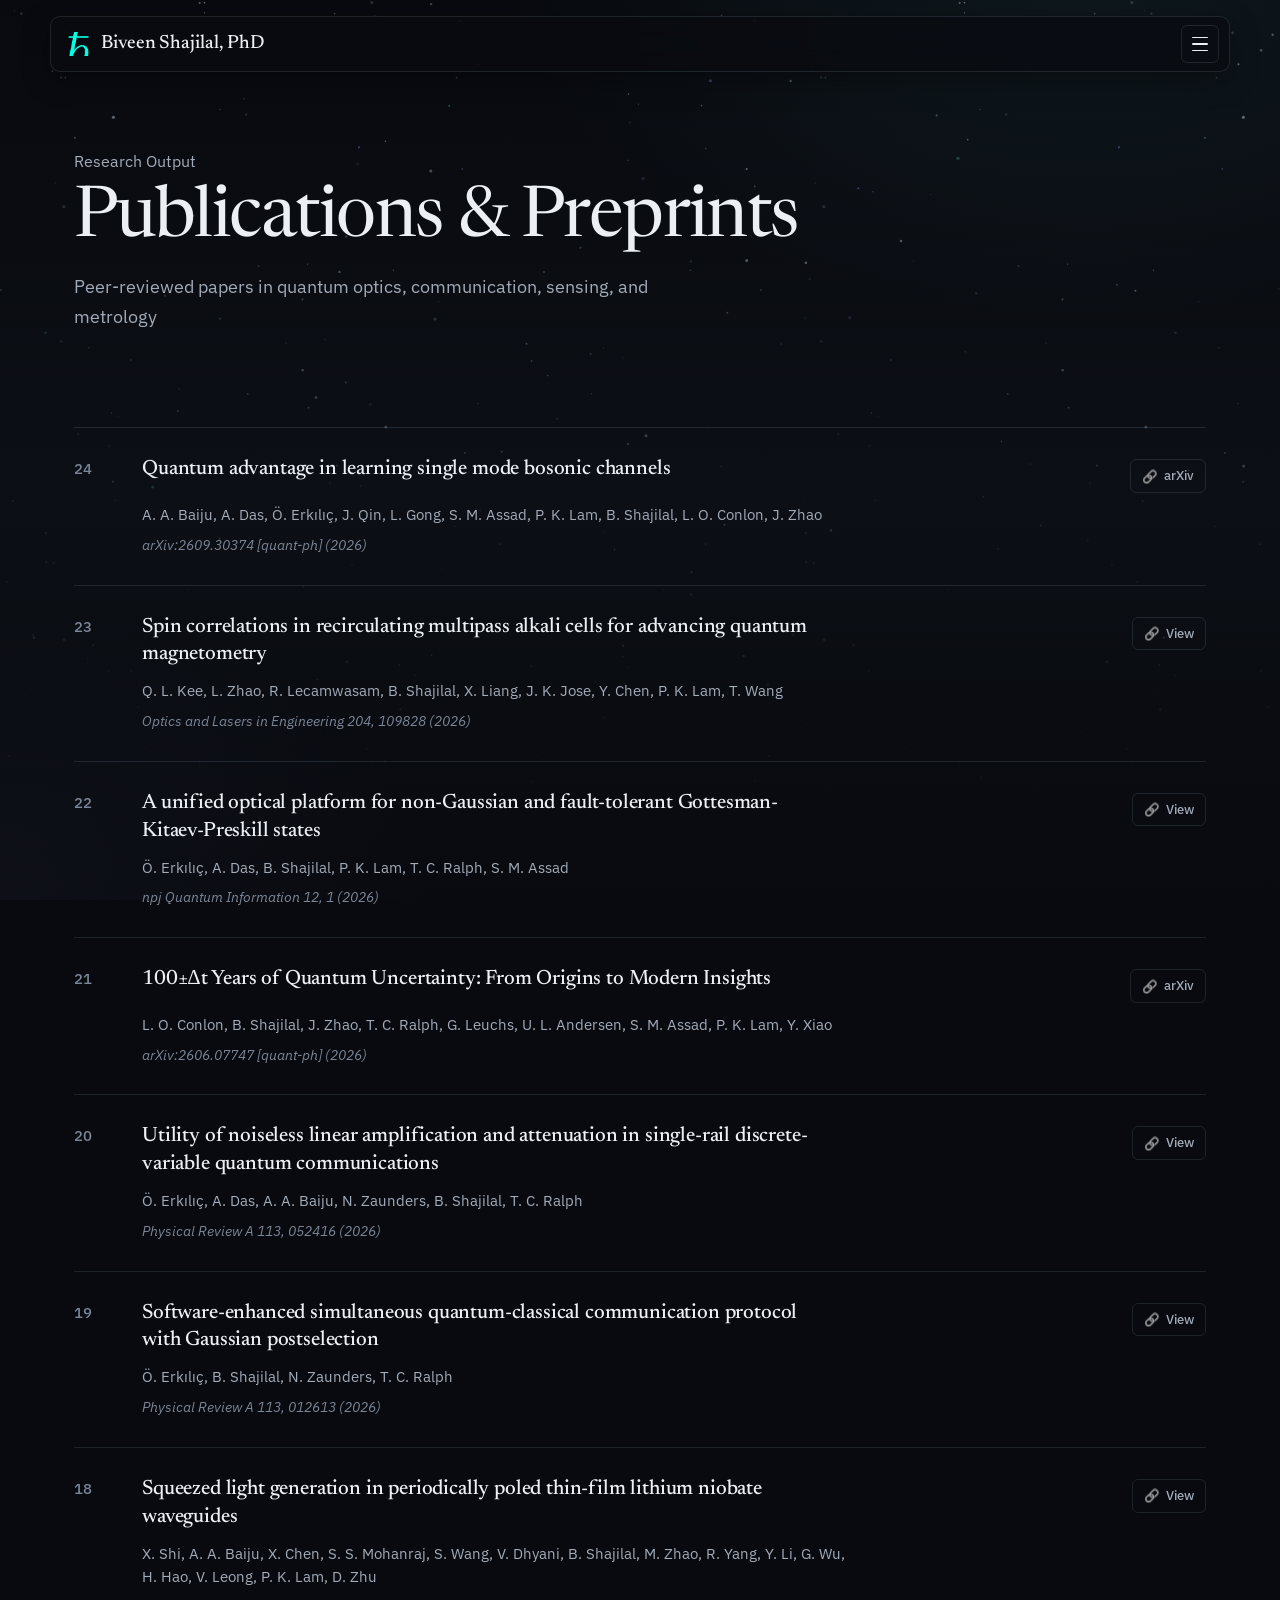
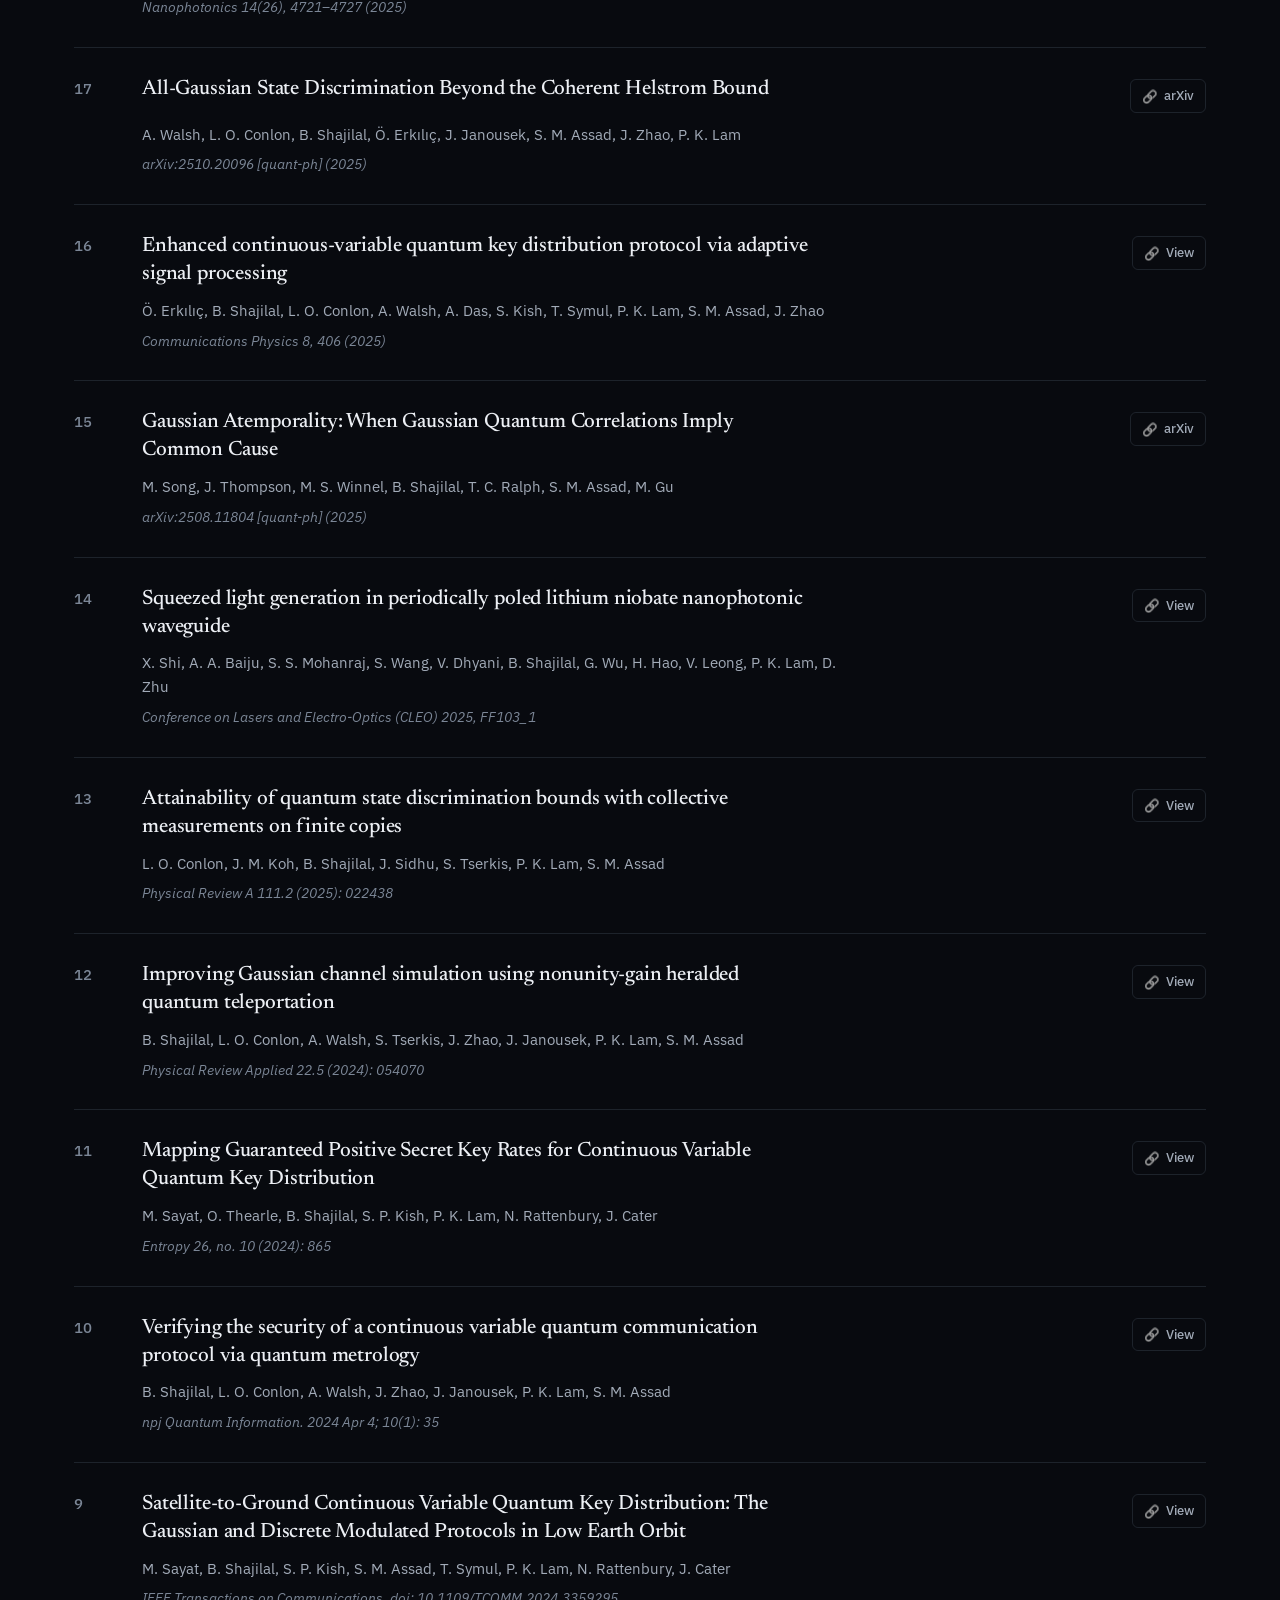
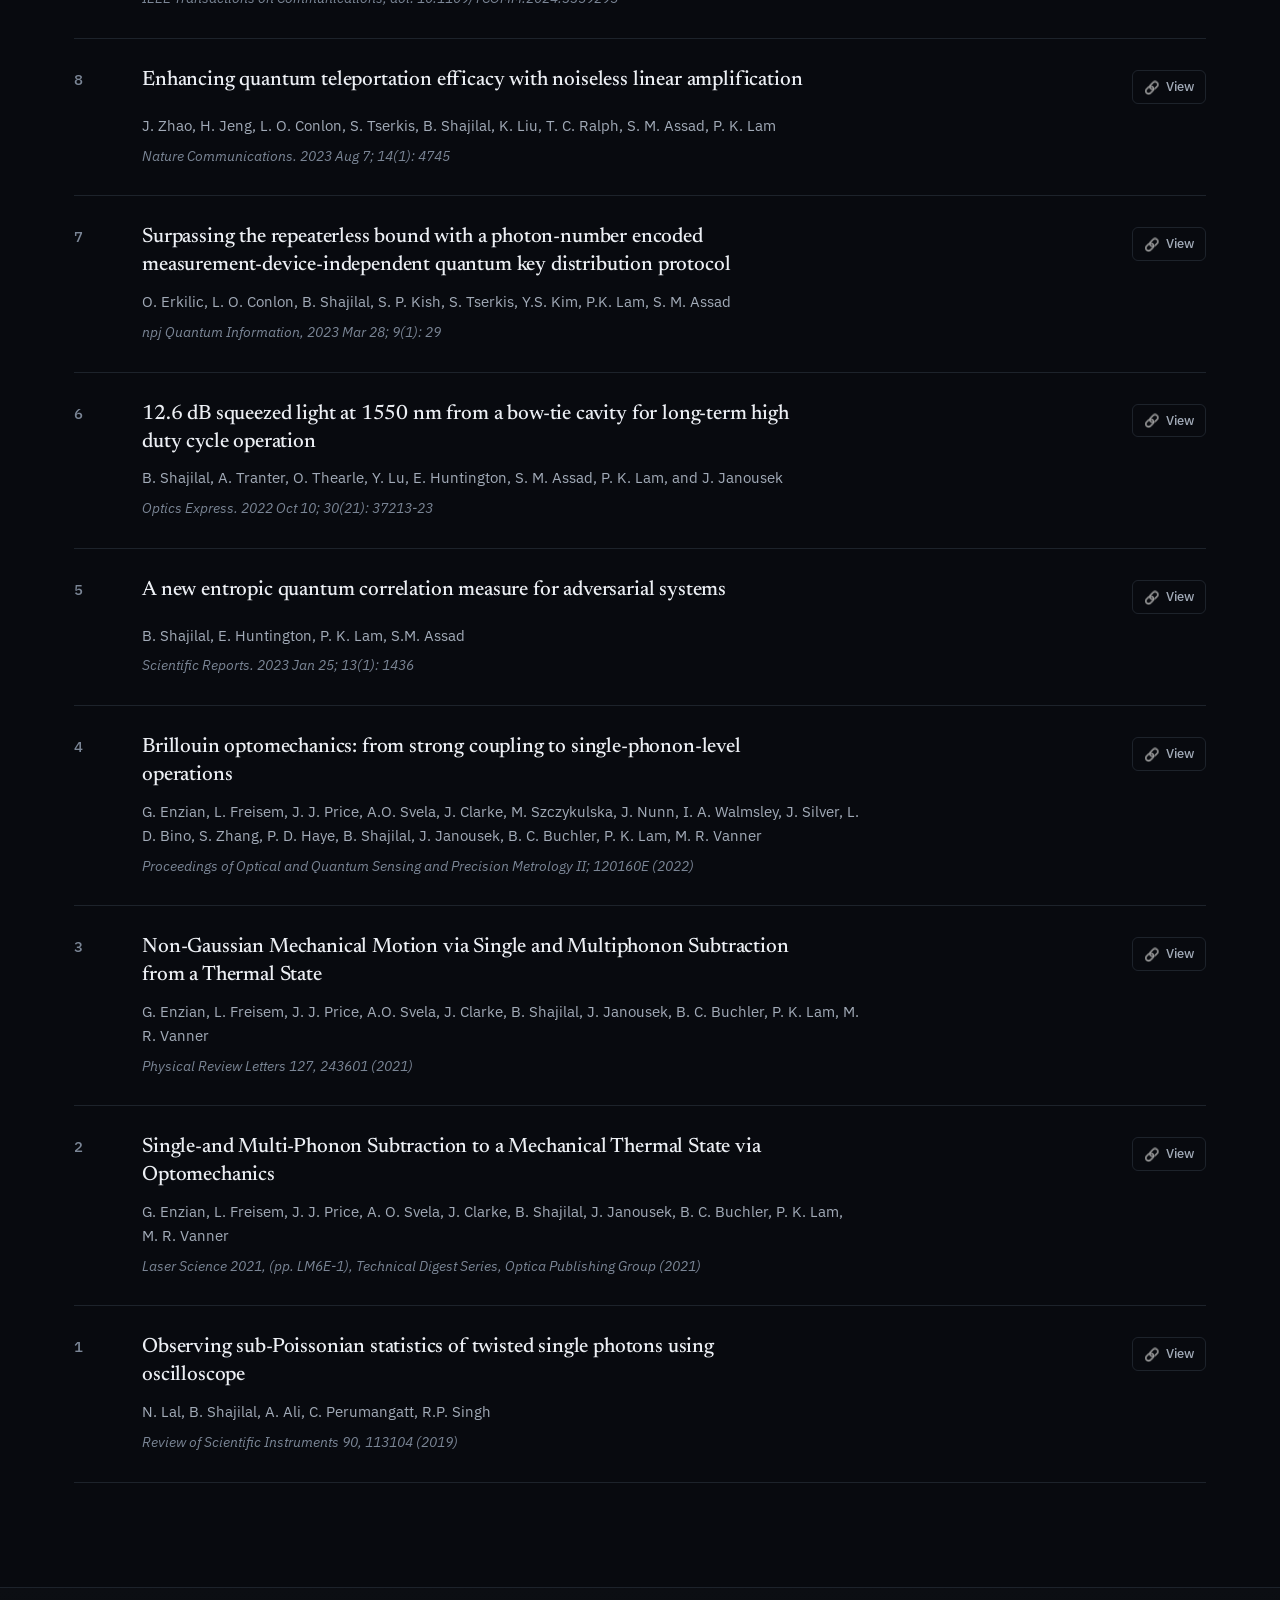
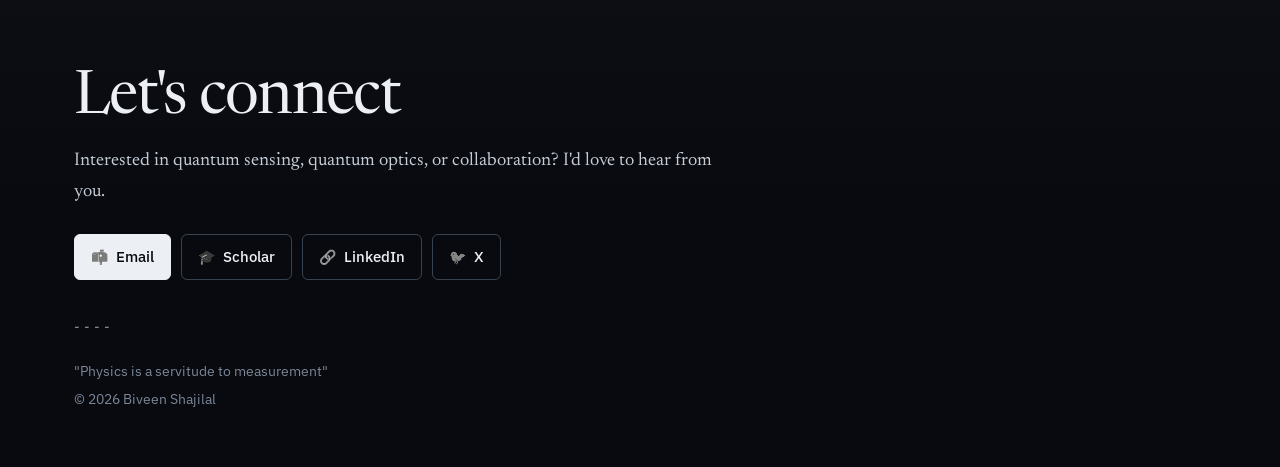
<file: publications.html>
<!DOCTYPE html>
<html lang="en">
<head>
    <meta charset="UTF-8">
    <meta name="viewport" content="width=device-width, initial-scale=1.0">
    <link rel="icon" href="icon.svg" type="image/svg+xml">
    <link rel="alternate icon" href="icon.png" type="image/png">
    <title>Publications - Biveen Shajilal</title>
    <link rel="stylesheet" href="css/style.css">
</head>
<body>
    <div class="bg-aurora"></div>
    <div id="scroll-progress"></div>

    <!-- Navigation -->
    <nav class="navbar">
        <a href="index.html" class="nav-brand">
            <img src="icon.svg" alt="Dirac constant h-bar">
            <span>Biveen Shajilal, PhD</span>
        </a>
        <button class="nav-toggle" id="navToggle" aria-label="Toggle navigation menu" aria-expanded="false">
            <span class="hamburger-bar"></span>
            <span class="hamburger-bar"></span>
            <span class="hamburger-bar"></span>
        </button>
        <ul class="nav-menu" id="navMenu">
            <li><a href="index.html" class="nav-link">Home</a></li>
            <li><a href="about.html" class="nav-link">About</a></li>
            <li><a href="expertise.html" class="nav-link">Expertise</a></li>
            <li><a href="experience.html" class="nav-link">Experience</a></li>
            <li><a href="education.html" class="nav-link">Education</a></li>
            <li><a href="skills.html" class="nav-link">Skills</a></li>
            <li><a href="publications.html" class="nav-link active">Publications</a></li>
            <li><a href="talks.html" class="nav-link">Talks</a></li>
        </ul>
    </nav>

    <!-- Page Header -->
    <header class="page-header">
        <p class="eyebrow center reveal is-visible">Research Output</p>
        <h1 class="section-title reveal is-visible">Publications & <span>Preprints</span></h1>
        <p class="section-sub reveal is-visible d1">Peer-reviewed papers in quantum optics, communication, sensing, and metrology</p>
    </header>

    <main class="container">
        <section class="section">
            <div class="pub-grid">
                <!-- 24 -->
                <div class="card pub-item reveal">
                    <div class="pub-title-row">
                        <div class="pub-title"><span class="pub-num">24</span> Quantum advantage in learning single mode bosonic channels</div>
                        <a class="pub-link-btn" href="https://arxiv.org/abs/2609.30374" target="_blank"><span class="emo" aria-hidden="true">🔗</span> arXiv</a>
                    </div>
                    <div class="pub-authors">A. A. Baiju, A. Das, Ö. Erkılıç, J. Qin, L. Gong, S. M. Assad, P. K. Lam, B. Shajilal, L. O. Conlon, J. Zhao</div>
                    <div class="pub-venue">arXiv:2609.30374 [quant-ph] (2026)</div>
                </div>

                <!-- 23 -->
                <div class="card pub-item reveal d1">
                    <div class="pub-title-row">
                        <div class="pub-title"><span class="pub-num">23</span> Spin correlations in recirculating multipass alkali cells for advancing quantum magnetometry</div>
                        <a class="pub-link-btn" href="https://doi.org/10.1016/j.optlaseng.2026.109828" target="_blank"><span class="emo" aria-hidden="true">🔗</span> View</a>
                    </div>
                    <div class="pub-authors">Q. L. Kee, L. Zhao, R. Lecamwasam, B. Shajilal, X. Liang, J. K. Jose, Y. Chen, P. K. Lam, T. Wang</div>
                    <div class="pub-venue">Optics and Lasers in Engineering 204, 109828 (2026)</div>
                </div>

                <!-- 22 -->
                <div class="card pub-item reveal d2">
                    <div class="pub-title-row">
                        <div class="pub-title"><span class="pub-num">22</span> A unified optical platform for non-Gaussian and fault-tolerant Gottesman-Kitaev-Preskill states</div>
                        <a class="pub-link-btn" href="https://doi.org/10.1038/s41534-026-01336-6" target="_blank"><span class="emo" aria-hidden="true">🔗</span> View</a>
                    </div>
                    <div class="pub-authors">Ö. Erkılıç, A. Das, B. Shajilal, P. K. Lam, T. C. Ralph, S. M. Assad</div>
                    <div class="pub-venue">npj Quantum Information 12, 1 (2026)</div>
                </div>

                <!-- 21 -->
                <div class="card pub-item reveal">
                    <div class="pub-title-row">
                        <div class="pub-title"><span class="pub-num">21</span> 100±Δt Years of Quantum Uncertainty: From Origins to Modern Insights</div>
                        <a class="pub-link-btn" href="https://arxiv.org/abs/2606.07747" target="_blank"><span class="emo" aria-hidden="true">🔗</span> arXiv</a>
                    </div>
                    <div class="pub-authors">L. O. Conlon, B. Shajilal, J. Zhao, T. C. Ralph, G. Leuchs, U. L. Andersen, S. M. Assad, P. K. Lam, Y. Xiao</div>
                    <div class="pub-venue">arXiv:2606.07747 [quant-ph] (2026)</div>
                </div>

                <!-- 20 -->
                <div class="card pub-item reveal d1">
                    <div class="pub-title-row">
                        <div class="pub-title"><span class="pub-num">20</span> Utility of noiseless linear amplification and attenuation in single-rail discrete-variable quantum communications</div>
                        <a class="pub-link-btn" href="https://doi.org/10.1103/PhysRevA.113.052416" target="_blank"><span class="emo" aria-hidden="true">🔗</span> View</a>
                    </div>
                    <div class="pub-authors">Ö. Erkılıç, A. Das, A. A. Baiju, N. Zaunders, B. Shajilal, T. C. Ralph</div>
                    <div class="pub-venue">Physical Review A 113, 052416 (2026)</div>
                </div>

                <!-- 19 -->
                <div class="card pub-item reveal d2">
                    <div class="pub-title-row">
                        <div class="pub-title"><span class="pub-num">19</span> Software-enhanced simultaneous quantum-classical communication protocol with Gaussian postselection</div>
                        <a class="pub-link-btn" href="https://doi.org/10.1103/PhysRevA.113.012613" target="_blank"><span class="emo" aria-hidden="true">🔗</span> View</a>
                    </div>
                    <div class="pub-authors">Ö. Erkılıç, B. Shajilal, N. Zaunders, T. C. Ralph</div>
                    <div class="pub-venue">Physical Review A 113, 012613 (2026)</div>
                </div>

                <!-- 18 -->
                <div class="card pub-item reveal">
                    <div class="pub-title-row">
                        <div class="pub-title"><span class="pub-num">18</span> Squeezed light generation in periodically poled thin-film lithium niobate waveguides</div>
                        <a class="pub-link-btn" href="https://doi.org/10.1515/nanoph-2025-0377" target="_blank"><span class="emo" aria-hidden="true">🔗</span> View</a>
                    </div>
                    <div class="pub-authors">X. Shi, A. A. Baiju, X. Chen, S. S. Mohanraj, S. Wang, V. Dhyani, B. Shajilal, M. Zhao, R. Yang, Y. Li, G. Wu, H. Hao, V. Leong, P. K. Lam, D. Zhu</div>
                    <div class="pub-venue">Nanophotonics 14(26), 4721–4727 (2025)</div>
                </div>

                <!-- 17 -->
                <div class="card pub-item reveal d1">
                    <div class="pub-title-row">
                        <div class="pub-title"><span class="pub-num">17</span> All-Gaussian State Discrimination Beyond the Coherent Helstrom Bound</div>
                        <a class="pub-link-btn" href="https://arxiv.org/abs/2510.20096" target="_blank"><span class="emo" aria-hidden="true">🔗</span> arXiv</a>
                    </div>
                    <div class="pub-authors">A. Walsh, L. O. Conlon, B. Shajilal, Ö. Erkılıç, J. Janousek, S. M. Assad, J. Zhao, P. K. Lam</div>
                    <div class="pub-venue">arXiv:2510.20096 [quant-ph] (2025)</div>
                </div>

                <!-- 16 -->
                <div class="card pub-item reveal d2">
                    <div class="pub-title-row">
                        <div class="pub-title"><span class="pub-num">16</span> Enhanced continuous-variable quantum key distribution protocol via adaptive signal processing</div>
                        <a class="pub-link-btn" href="https://doi.org/10.1038/s42005-025-02317-5" target="_blank"><span class="emo" aria-hidden="true">🔗</span> View</a>
                    </div>
                    <div class="pub-authors">Ö. Erkılıç, B. Shajilal, L. O. Conlon, A. Walsh, A. Das, S. Kish, T. Symul, P. K. Lam, S. M. Assad, J. Zhao</div>
                    <div class="pub-venue">Communications Physics 8, 406 (2025)</div>
                </div>

                <!-- 15 -->
                <div class="card pub-item reveal">
                    <div class="pub-title-row">
                        <div class="pub-title"><span class="pub-num">15</span> Gaussian Atemporality: When Gaussian Quantum Correlations Imply Common Cause</div>
                        <a class="pub-link-btn" href="https://arxiv.org/abs/2508.11804" target="_blank"><span class="emo" aria-hidden="true">🔗</span> arXiv</a>
                    </div>
                    <div class="pub-authors">M. Song, J. Thompson, M. S. Winnel, B. Shajilal, T. C. Ralph, S. M. Assad, M. Gu</div>
                    <div class="pub-venue">arXiv:2508.11804 [quant-ph] (2025)</div>
                </div>

                <!-- 14 -->
                <div class="card pub-item reveal d1">
                    <div class="pub-title-row">
                        <div class="pub-title"><span class="pub-num">14</span> Squeezed light generation in periodically poled lithium niobate nanophotonic waveguide</div>
                        <a class="pub-link-btn" href="https://doi.org/10.1364/CLEO_FS.2025.FF103_1" target="_blank"><span class="emo" aria-hidden="true">🔗</span> View</a>
                    </div>
                    <div class="pub-authors">X. Shi, A. A. Baiju, S. S. Mohanraj, S. Wang, V. Dhyani, B. Shajilal, G. Wu, H. Hao, V. Leong, P. K. Lam, D. Zhu</div>
                    <div class="pub-venue">Conference on Lasers and Electro-Optics (CLEO) 2025, FF103_1</div>
                </div>

                <!-- 13 -->
                <div class="card pub-item reveal d2">
                    <div class="pub-title-row">
                        <div class="pub-title"><span class="pub-num">13</span> Attainability of quantum state discrimination bounds with collective measurements on finite copies</div>
                        <a class="pub-link-btn" href="https://doi.org/10.1103/PhysRevA.111.022438" target="_blank"><span class="emo" aria-hidden="true">🔗</span> View</a>
                    </div>
                    <div class="pub-authors">L. O. Conlon, J. M. Koh, B. Shajilal, J. Sidhu, S. Tserkis, P. K. Lam, S. M. Assad</div>
                    <div class="pub-venue">Physical Review A 111.2 (2025): 022438</div>
                </div>

                <!-- 12 -->
                <div class="card pub-item reveal">
                    <div class="pub-title-row">
                        <div class="pub-title"><span class="pub-num">12</span> Improving Gaussian channel simulation using nonunity-gain heralded quantum teleportation</div>
                        <a class="pub-link-btn" href="https://journals.aps.org/prapplied/abstract/10.1103/PhysRevApplied.22.054070" target="_blank"><span class="emo" aria-hidden="true">🔗</span> View</a>
                    </div>
                    <div class="pub-authors">B. Shajilal, L. O. Conlon, A. Walsh, S. Tserkis, J. Zhao, J. Janousek, P. K. Lam, S. M. Assad</div>
                    <div class="pub-venue">Physical Review Applied 22.5 (2024): 054070</div>
                </div>

                <!-- 11 -->
                <div class="card pub-item reveal d1">
                    <div class="pub-title-row">
                        <div class="pub-title"><span class="pub-num">11</span> Mapping Guaranteed Positive Secret Key Rates for Continuous Variable Quantum Key Distribution</div>
                        <a class="pub-link-btn" href="https://doi.org/10.3390/e26100865" target="_blank"><span class="emo" aria-hidden="true">🔗</span> View</a>
                    </div>
                    <div class="pub-authors">M. Sayat, O. Thearle, B. Shajilal, S. P. Kish, P. K. Lam, N. Rattenbury, J. Cater</div>
                    <div class="pub-venue">Entropy 26, no. 10 (2024): 865</div>
                </div>

                <!-- 10 -->
                <div class="card pub-item reveal d2">
                    <div class="pub-title-row">
                        <div class="pub-title"><span class="pub-num">10</span> Verifying the security of a continuous variable quantum communication protocol via quantum metrology</div>
                        <a class="pub-link-btn" href="https://www.nature.com/articles/s41534-024-00834-9" target="_blank"><span class="emo" aria-hidden="true">🔗</span> View</a>
                    </div>
                    <div class="pub-authors">B. Shajilal, L. O. Conlon, A. Walsh, J. Zhao, J. Janousek, P. K. Lam, S. M. Assad</div>
                    <div class="pub-venue">npj Quantum Information. 2024 Apr 4; 10(1): 35</div>
                </div>

                <!-- 9 -->
                <div class="card pub-item reveal">
                    <div class="pub-title-row">
                        <div class="pub-title"><span class="pub-num">9</span> Satellite-to-Ground Continuous Variable Quantum Key Distribution: The Gaussian and Discrete Modulated Protocols in Low Earth Orbit</div>
                        <a class="pub-link-btn" href="https://ieeexplore.ieee.org/document/10415457" target="_blank"><span class="emo" aria-hidden="true">🔗</span> View</a>
                    </div>
                    <div class="pub-authors">M. Sayat, B. Shajilal, S. P. Kish, S. M. Assad, T. Symul, P. K. Lam, N. Rattenbury, J. Cater</div>
                    <div class="pub-venue">IEEE Transactions on Communications, doi: 10.1109/TCOMM.2024.3359295</div>
                </div>

                <!-- 8 -->
                <div class="card pub-item reveal d1">
                    <div class="pub-title-row">
                        <div class="pub-title"><span class="pub-num">8</span> Enhancing quantum teleportation efficacy with noiseless linear amplification</div>
                        <a class="pub-link-btn" href="https://www.nature.com/articles/s41467-023-40438-z" target="_blank"><span class="emo" aria-hidden="true">🔗</span> View</a>
                    </div>
                    <div class="pub-authors">J. Zhao, H. Jeng, L. O. Conlon, S. Tserkis, B. Shajilal, K. Liu, T. C. Ralph, S. M. Assad, P. K. Lam</div>
                    <div class="pub-venue">Nature Communications. 2023 Aug 7; 14(1): 4745</div>
                </div>

                <!-- 7 -->
                <div class="card pub-item reveal d2">
                    <div class="pub-title-row">
                        <div class="pub-title"><span class="pub-num">7</span> Surpassing the repeaterless bound with a photon-number encoded measurement-device-independent quantum key distribution protocol</div>
                        <a class="pub-link-btn" href="https://www.nature.com/articles/s41534-023-00698-5" target="_blank"><span class="emo" aria-hidden="true">🔗</span> View</a>
                    </div>
                    <div class="pub-authors">O. Erkilic, L. O. Conlon, B. Shajilal, S. P. Kish, S. Tserkis, Y.S. Kim, P.K. Lam, S. M. Assad</div>
                    <div class="pub-venue">npj Quantum Information, 2023 Mar 28; 9(1): 29</div>
                </div>

                <!-- 6 -->
                <div class="card pub-item reveal">
                    <div class="pub-title-row">
                        <div class="pub-title"><span class="pub-num">6</span> 12.6 dB squeezed light at 1550 nm from a bow-tie cavity for long-term high duty cycle operation</div>
                        <a class="pub-link-btn" href="https://opg.optica.org/oe/fulltext.cfm?uri=oe-30-21-37213&id=507125" target="_blank"><span class="emo" aria-hidden="true">🔗</span> View</a>
                    </div>
                    <div class="pub-authors">B. Shajilal, A. Tranter, O. Thearle, Y. Lu, E. Huntington, S. M. Assad, P. K. Lam, and J. Janousek</div>
                    <div class="pub-venue">Optics Express. 2022 Oct 10; 30(21): 37213-23</div>
                </div>

                <!-- 5 -->
                <div class="card pub-item reveal d1">
                    <div class="pub-title-row">
                        <div class="pub-title"><span class="pub-num">5</span> A new entropic quantum correlation measure for adversarial systems</div>
                        <a class="pub-link-btn" href="https://doi.org/10.1038/s41598-023-28495-2" target="_blank"><span class="emo" aria-hidden="true">🔗</span> View</a>
                    </div>
                    <div class="pub-authors">B. Shajilal, E. Huntington, P. K. Lam, S.M. Assad</div>
                    <div class="pub-venue">Scientific Reports. 2023 Jan 25; 13(1): 1436</div>
                </div>

                <!-- 4 -->
                <div class="card pub-item reveal d2">
                    <div class="pub-title-row">
                        <div class="pub-title"><span class="pub-num">4</span> Brillouin optomechanics: from strong coupling to single-phonon-level operations</div>
                        <a class="pub-link-btn" href="https://doi.org/10.1117/12.2616781" target="_blank"><span class="emo" aria-hidden="true">🔗</span> View</a>
                    </div>
                    <div class="pub-authors">G. Enzian, L. Freisem, J. J. Price, A.O. Svela, J. Clarke, M. Szczykulska, J. Nunn, I. A. Walmsley, J. Silver, L. D. Bino, S. Zhang, P. D. Haye, B. Shajilal, J. Janousek, B. C. Buchler, P. K. Lam, M. R. Vanner</div>
                    <div class="pub-venue">Proceedings of Optical and Quantum Sensing and Precision Metrology II; 120160E (2022)</div>
                </div>

                <!-- 3 -->
                <div class="card pub-item reveal">
                    <div class="pub-title-row">
                        <div class="pub-title"><span class="pub-num">3</span> Non-Gaussian Mechanical Motion via Single and Multiphonon Subtraction from a Thermal State</div>
                        <a class="pub-link-btn" href="https://journals.aps.org/prl/abstract/10.1103/PhysRevLett.127.243601" target="_blank"><span class="emo" aria-hidden="true">🔗</span> View</a>
                    </div>
                    <div class="pub-authors">G. Enzian, L. Freisem, J. J. Price, A.O. Svela, J. Clarke, B. Shajilal, J. Janousek, B. C. Buchler, P. K. Lam, M. R. Vanner</div>
                    <div class="pub-venue">Physical Review Letters 127, 243601 (2021)</div>
                </div>

                <!-- 2 -->
                <div class="card pub-item reveal d1">
                    <div class="pub-title-row">
                        <div class="pub-title"><span class="pub-num">2</span> Single-and Multi-Phonon Subtraction to a Mechanical Thermal State via Optomechanics</div>
                        <a class="pub-link-btn" href="https://doi.org/10.1364/LS.2021.LM6E.1" target="_blank"><span class="emo" aria-hidden="true">🔗</span> View</a>
                    </div>
                    <div class="pub-authors">G. Enzian, L. Freisem, J. J. Price, A. O. Svela, J. Clarke, B. Shajilal, J. Janousek, B. C. Buchler, P. K. Lam, M. R. Vanner</div>
                    <div class="pub-venue">Laser Science 2021, (pp. LM6E-1), Technical Digest Series, Optica Publishing Group (2021)</div>
                </div>

                <!-- 1 -->
                <div class="card pub-item reveal d2">
                    <div class="pub-title-row">
                        <div class="pub-title"><span class="pub-num">1</span> Observing sub-Poissonian statistics of twisted single photons using oscilloscope</div>
                        <a class="pub-link-btn" href="https://doi.org/10.1063/1.5098902" target="_blank"><span class="emo" aria-hidden="true">🔗</span> View</a>
                    </div>
                    <div class="pub-authors">N. Lal, B. Shajilal, A. Ali, C. Perumangatt, R.P. Singh</div>
                    <div class="pub-venue">Review of Scientific Instruments 90, 113104 (2019)</div>
                </div>
            </div>
        </section>
    </main>

    <!-- Footer -->
    <footer class="footer">
        <div class="hero-name">Let's connect</div>
        <p class="about-text">Interested in quantum sensing, quantum optics, or collaboration? I'd love to hear from you.</p>
        <div class="footer-links">
            <a href="mailto:biveen.shajilal@gmail.com" class="btn btn-primary"><span class="emo" aria-hidden="true">📫</span> Email</a>
            <a href="https://scholar.google.com/citations?user=_PFmphAAAAAJ&hl=en" class="btn" target="_blank"><span class="emo" aria-hidden="true">🎓</span> Scholar</a>
            <a href="https://www.linkedin.com/in/biveen-shajilal-3a89a4a4" class="btn" target="_blank"><span class="emo" aria-hidden="true">🔗</span> LinkedIn</a>
            <a href="https://x.com/biveenslal" class="btn" target="_blank"><span class="emo" aria-hidden="true">🐦</span> X</a>
        </div>
        <p class="footer-copy">- - - -</p>
        <p class="footer-copy">"Physics is a servitude to measurement"</p>
        <p class="footer-copy">© <span id="year"></span> Biveen Shajilal</p>
    </footer>

    <script src="js/main.js"></script>
</body>
</html>
</file>
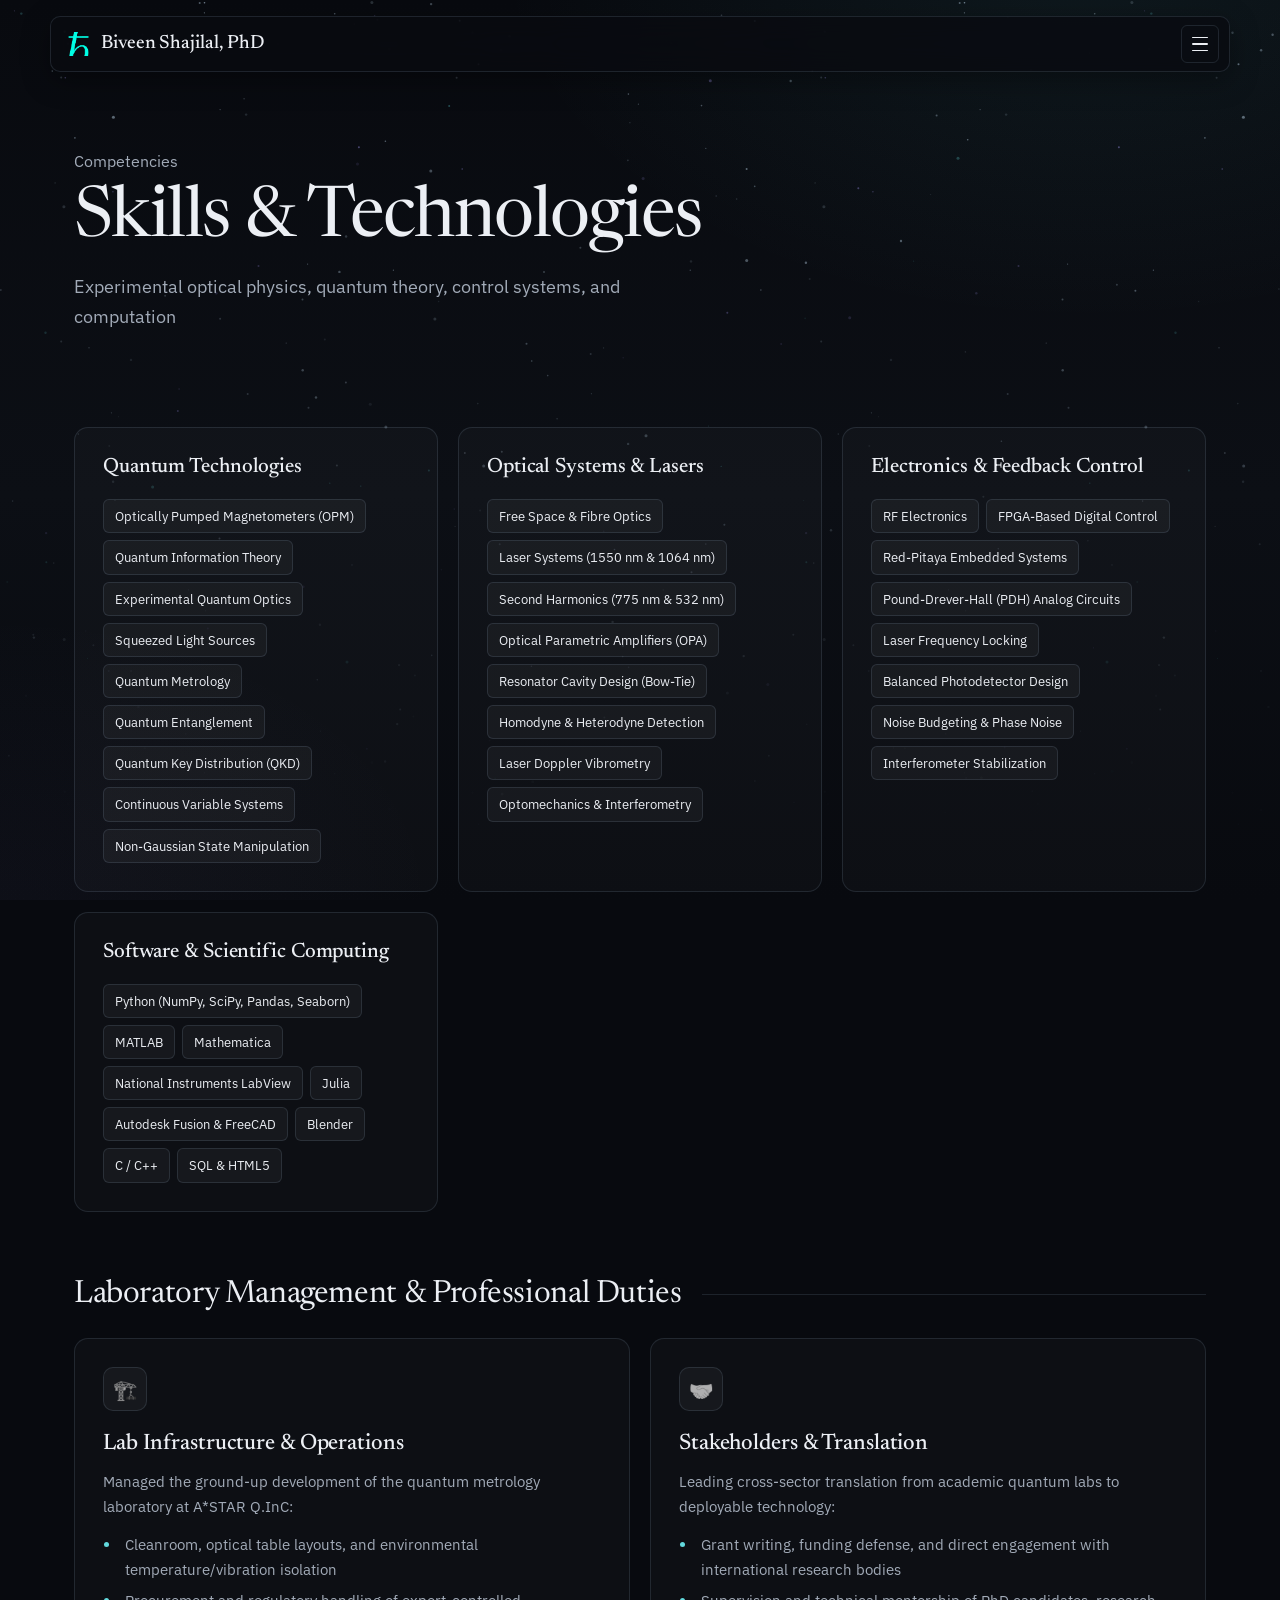
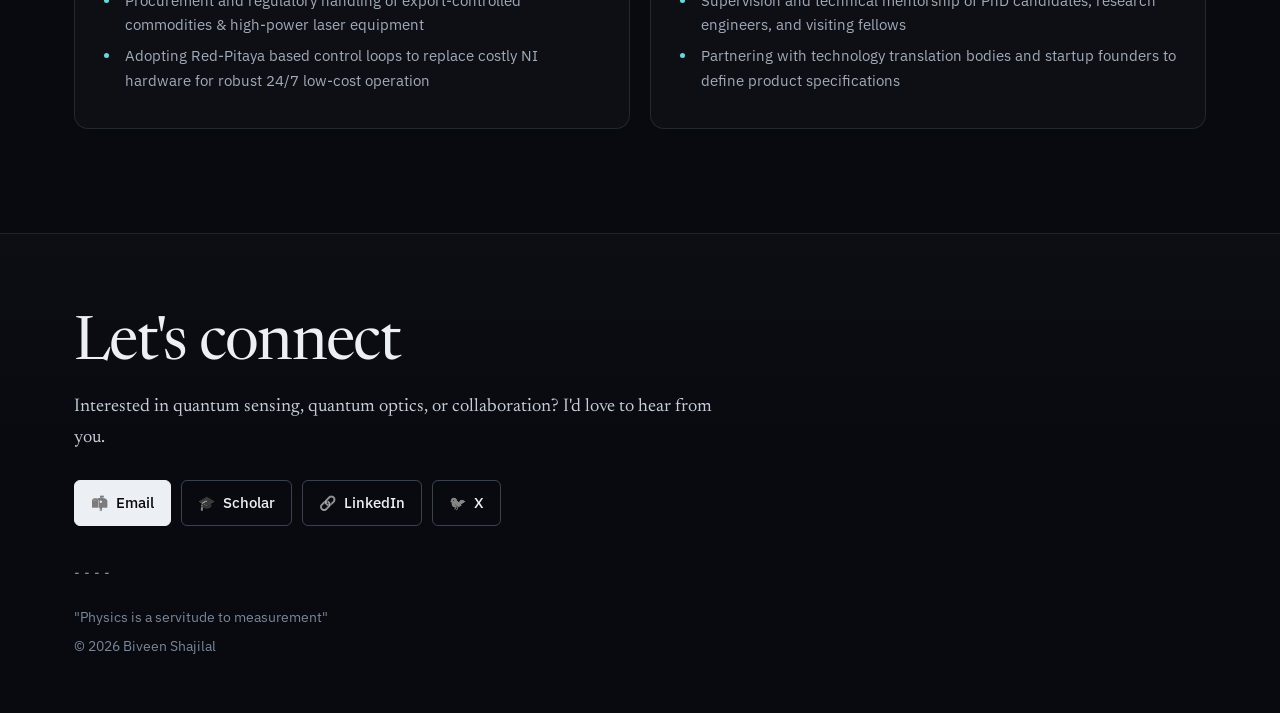
<file: skills.html>
<!DOCTYPE html>
<html lang="en">
<head>
    <meta charset="UTF-8">
    <meta name="viewport" content="width=device-width, initial-scale=1.0">
    <link rel="icon" href="icon.svg" type="image/svg+xml">
    <link rel="alternate icon" href="icon.png" type="image/png">
    <title>Skills - Biveen Shajilal</title>
    <link rel="stylesheet" href="css/style.css">
</head>
<body>
    <div class="bg-aurora"></div>
    <div id="scroll-progress"></div>

    <!-- Navigation -->
    <nav class="navbar">
        <a href="index.html" class="nav-brand">
            <img src="icon.svg" alt="Dirac constant h-bar">
            <span>Biveen Shajilal, PhD</span>
        </a>
        <button class="nav-toggle" id="navToggle" aria-label="Toggle navigation menu" aria-expanded="false">
            <span class="hamburger-bar"></span>
            <span class="hamburger-bar"></span>
            <span class="hamburger-bar"></span>
        </button>
        <ul class="nav-menu" id="navMenu">
            <li><a href="index.html" class="nav-link">Home</a></li>
            <li><a href="about.html" class="nav-link">About</a></li>
            <li><a href="expertise.html" class="nav-link">Expertise</a></li>
            <li><a href="experience.html" class="nav-link">Experience</a></li>
            <li><a href="education.html" class="nav-link">Education</a></li>
            <li><a href="skills.html" class="nav-link active">Skills</a></li>
            <li><a href="publications.html" class="nav-link">Publications</a></li>
            <li><a href="talks.html" class="nav-link">Talks</a></li>
        </ul>
    </nav>

    <!-- Page Header -->
    <header class="page-header">
        <p class="eyebrow center reveal is-visible">Competencies</p>
        <h1 class="section-title reveal is-visible">Skills & <span>Technologies</span></h1>
        <p class="section-sub reveal is-visible d1">Experimental optical physics, quantum theory, control systems, and computation</p>
    </header>

    <main class="container">
        <!-- Categorized Skills Grid -->
        <section class="section">
            <div class="skills-grid">
                <!-- Quantum Technologies -->
                <div class="card skill-category reveal">
                    <h4>Quantum Technologies</h4>
                    <div class="skill-list">
                        <span class="skill-tag">Optically Pumped Magnetometers (OPM)</span>
                        <span class="skill-tag">Quantum Information Theory</span>
                        <span class="skill-tag">Experimental Quantum Optics</span>
                        <span class="skill-tag">Squeezed Light Sources</span>
                        <span class="skill-tag">Quantum Metrology</span>
                        <span class="skill-tag">Quantum Entanglement</span>
                        <span class="skill-tag">Quantum Key Distribution (QKD)</span>
                        <span class="skill-tag">Continuous Variable Systems</span>
                        <span class="skill-tag">Non-Gaussian State Manipulation</span>
                    </div>
                </div>

                <!-- Optical Systems -->
                <div class="card skill-category reveal d1">
                    <h4>Optical Systems & Lasers</h4>
                    <div class="skill-list">
                        <span class="skill-tag">Free Space & Fibre Optics</span>
                        <span class="skill-tag">Laser Systems (1550 nm & 1064 nm)</span>
                        <span class="skill-tag">Second Harmonics (775 nm & 532 nm)</span>
                        <span class="skill-tag">Optical Parametric Amplifiers (OPA)</span>
                        <span class="skill-tag">Resonator Cavity Design (Bow-Tie)</span>
                        <span class="skill-tag">Homodyne & Heterodyne Detection</span>
                        <span class="skill-tag">Laser Doppler Vibrometry</span>
                        <span class="skill-tag">Optomechanics & Interferometry</span>
                    </div>
                </div>

                <!-- Electronics & Control -->
                <div class="card skill-category reveal d2">
                    <h4>Electronics & Feedback Control</h4>
                    <div class="skill-list">
                        <span class="skill-tag">RF Electronics</span>
                        <span class="skill-tag">FPGA-Based Digital Control</span>
                        <span class="skill-tag">Red-Pitaya Embedded Systems</span>
                        <span class="skill-tag">Pound-Drever-Hall (PDH) Analog Circuits</span>
                        <span class="skill-tag">Laser Frequency Locking</span>
                        <span class="skill-tag">Balanced Photodetector Design</span>
                        <span class="skill-tag">Noise Budgeting & Phase Noise</span>
                        <span class="skill-tag">Interferometer Stabilization</span>
                    </div>
                </div>

                <!-- Software & Programming -->
                <div class="card skill-category reveal d3">
                    <h4>Software & Scientific Computing</h4>
                    <div class="skill-list">
                        <span class="skill-tag">Python (NumPy, SciPy, Pandas, Seaborn)</span>
                        <span class="skill-tag">MATLAB</span>
                        <span class="skill-tag">Mathematica</span>
                        <span class="skill-tag">National Instruments LabView</span>
                        <span class="skill-tag">Julia</span>
                        <span class="skill-tag">Autodesk Fusion & FreeCAD</span>
                        <span class="skill-tag">Blender</span>
                        <span class="skill-tag">C / C++</span>
                        <span class="skill-tag">SQL & HTML5</span>
                    </div>
                </div>
            </div>

            <!-- Engineering & Management Duties -->
            <h3 class="sub-heading reveal">Laboratory Management & Professional Duties</h3>
            <div class="expertise-grid">
                <div class="card reveal d1">
                    <div class="ico"><span class="emo" aria-hidden="true">🏗️</span></div>
                    <h3>Lab Infrastructure & Operations</h3>
                    <p class="note note-md">
                        Managed the ground-up development of the quantum metrology laboratory at A*STAR Q.InC:
                    </p>
                    <ul>
                        <li>Cleanroom, optical table layouts, and environmental temperature/vibration isolation</li>
                        <li>Procurement and regulatory handling of export-controlled commodities & high-power laser equipment</li>
                        <li>Adopting Red-Pitaya based control loops to replace costly NI hardware for robust 24/7 low-cost operation</li>
                    </ul>
                </div>

                <div class="card reveal d2">
                    <div class="ico"><span class="emo" aria-hidden="true">🤝</span></div>
                    <h3>Stakeholders & Translation</h3>
                    <p class="note note-md">
                        Leading cross-sector translation from academic quantum labs to deployable technology:
                    </p>
                    <ul>
                        <li>Grant writing, funding defense, and direct engagement with international research bodies</li>
                        <li>Supervision and technical mentorship of PhD candidates, research engineers, and visiting fellows</li>
                        <li>Partnering with technology translation bodies and startup founders to define product specifications</li>
                    </ul>
                </div>
            </div>
        </section>
    </main>

    <!-- Footer -->
    <footer class="footer">
        <div class="hero-name">Let's connect</div>
        <p class="about-text">Interested in quantum sensing, quantum optics, or collaboration? I'd love to hear from you.</p>
        <div class="footer-links">
            <a href="mailto:biveen.shajilal@gmail.com" class="btn btn-primary"><span class="emo" aria-hidden="true">📫</span> Email</a>
            <a href="https://scholar.google.com/citations?user=_PFmphAAAAAJ&hl=en" class="btn" target="_blank"><span class="emo" aria-hidden="true">🎓</span> Scholar</a>
            <a href="https://www.linkedin.com/in/biveen-shajilal-3a89a4a4" class="btn" target="_blank"><span class="emo" aria-hidden="true">🔗</span> LinkedIn</a>
            <a href="https://x.com/biveenslal" class="btn" target="_blank"><span class="emo" aria-hidden="true">🐦</span> X</a>
        </div>
        <p class="footer-copy">- - - -</p>
        <p class="footer-copy">"Physics is a servitude to measurement"</p>
        <p class="footer-copy">© <span id="year"></span> Biveen Shajilal</p>
    </footer>

    <script src="js/main.js"></script>
</body>
</html>
</file>
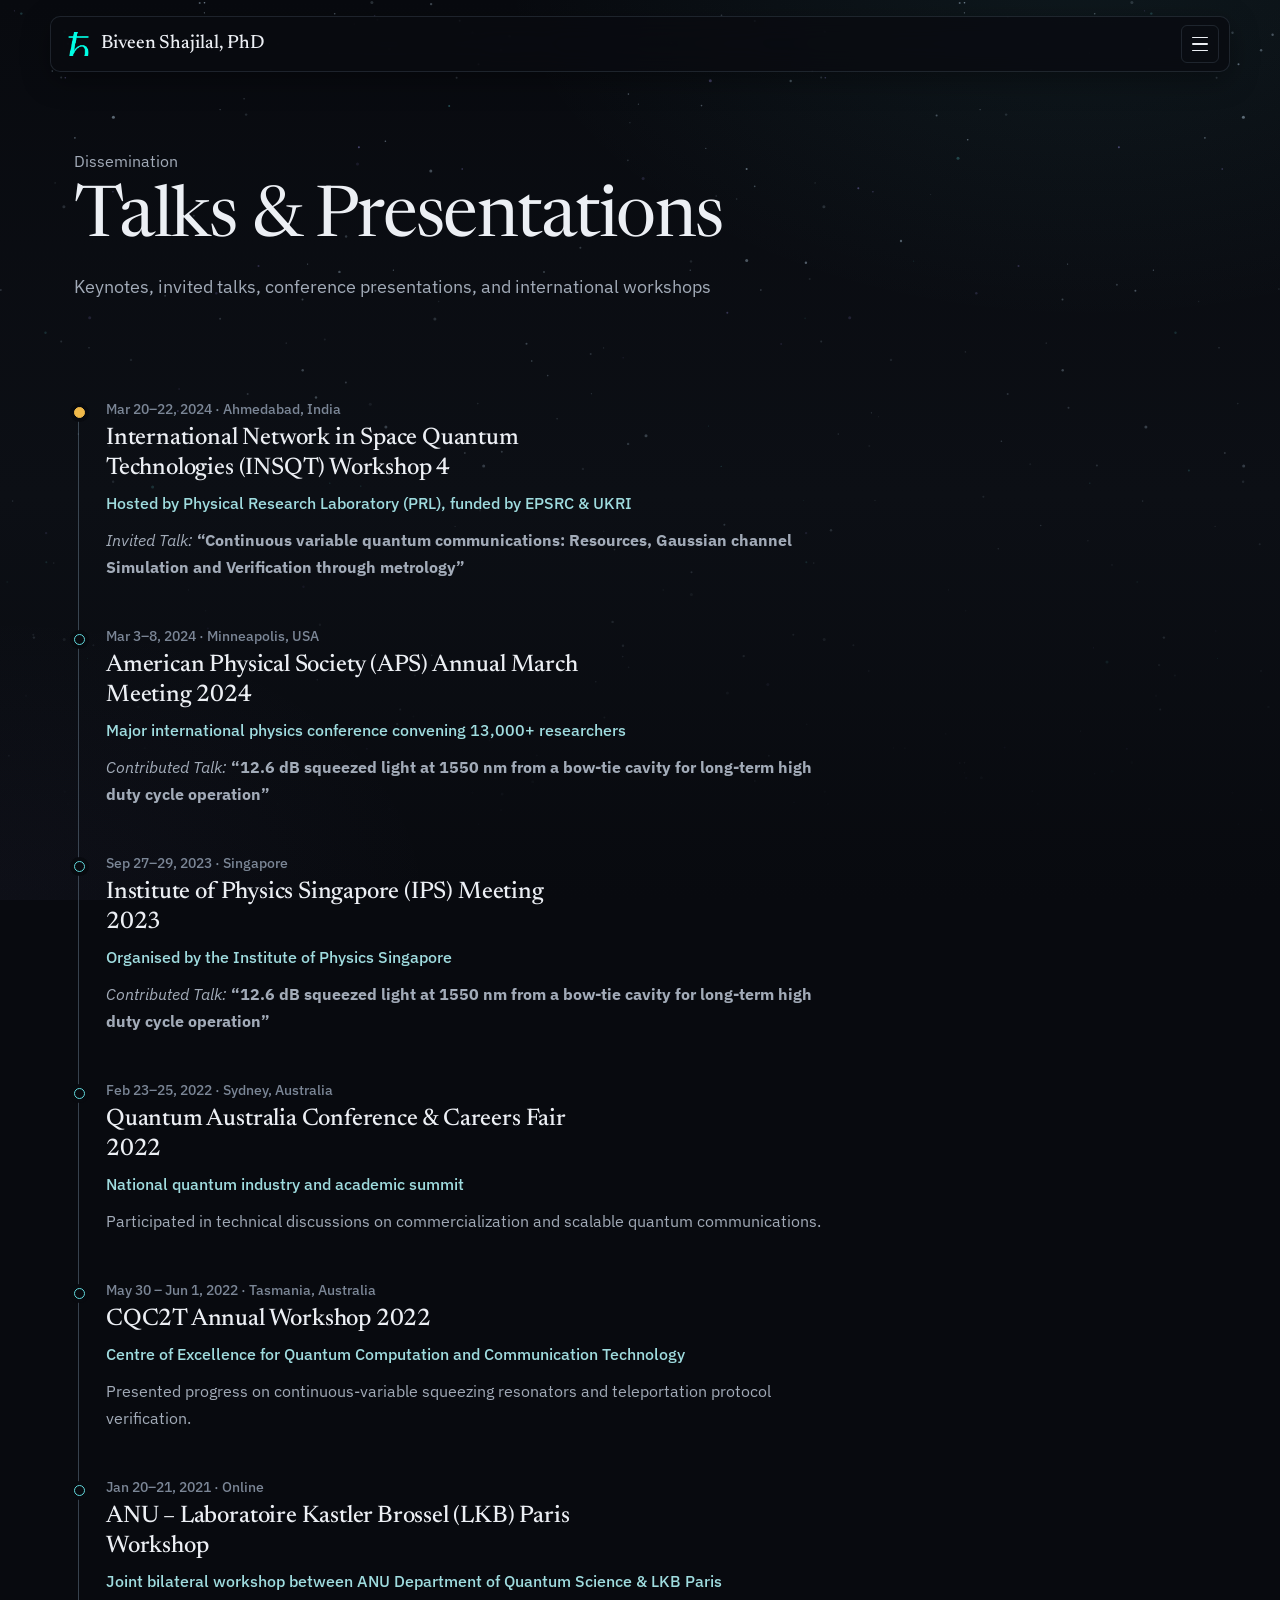
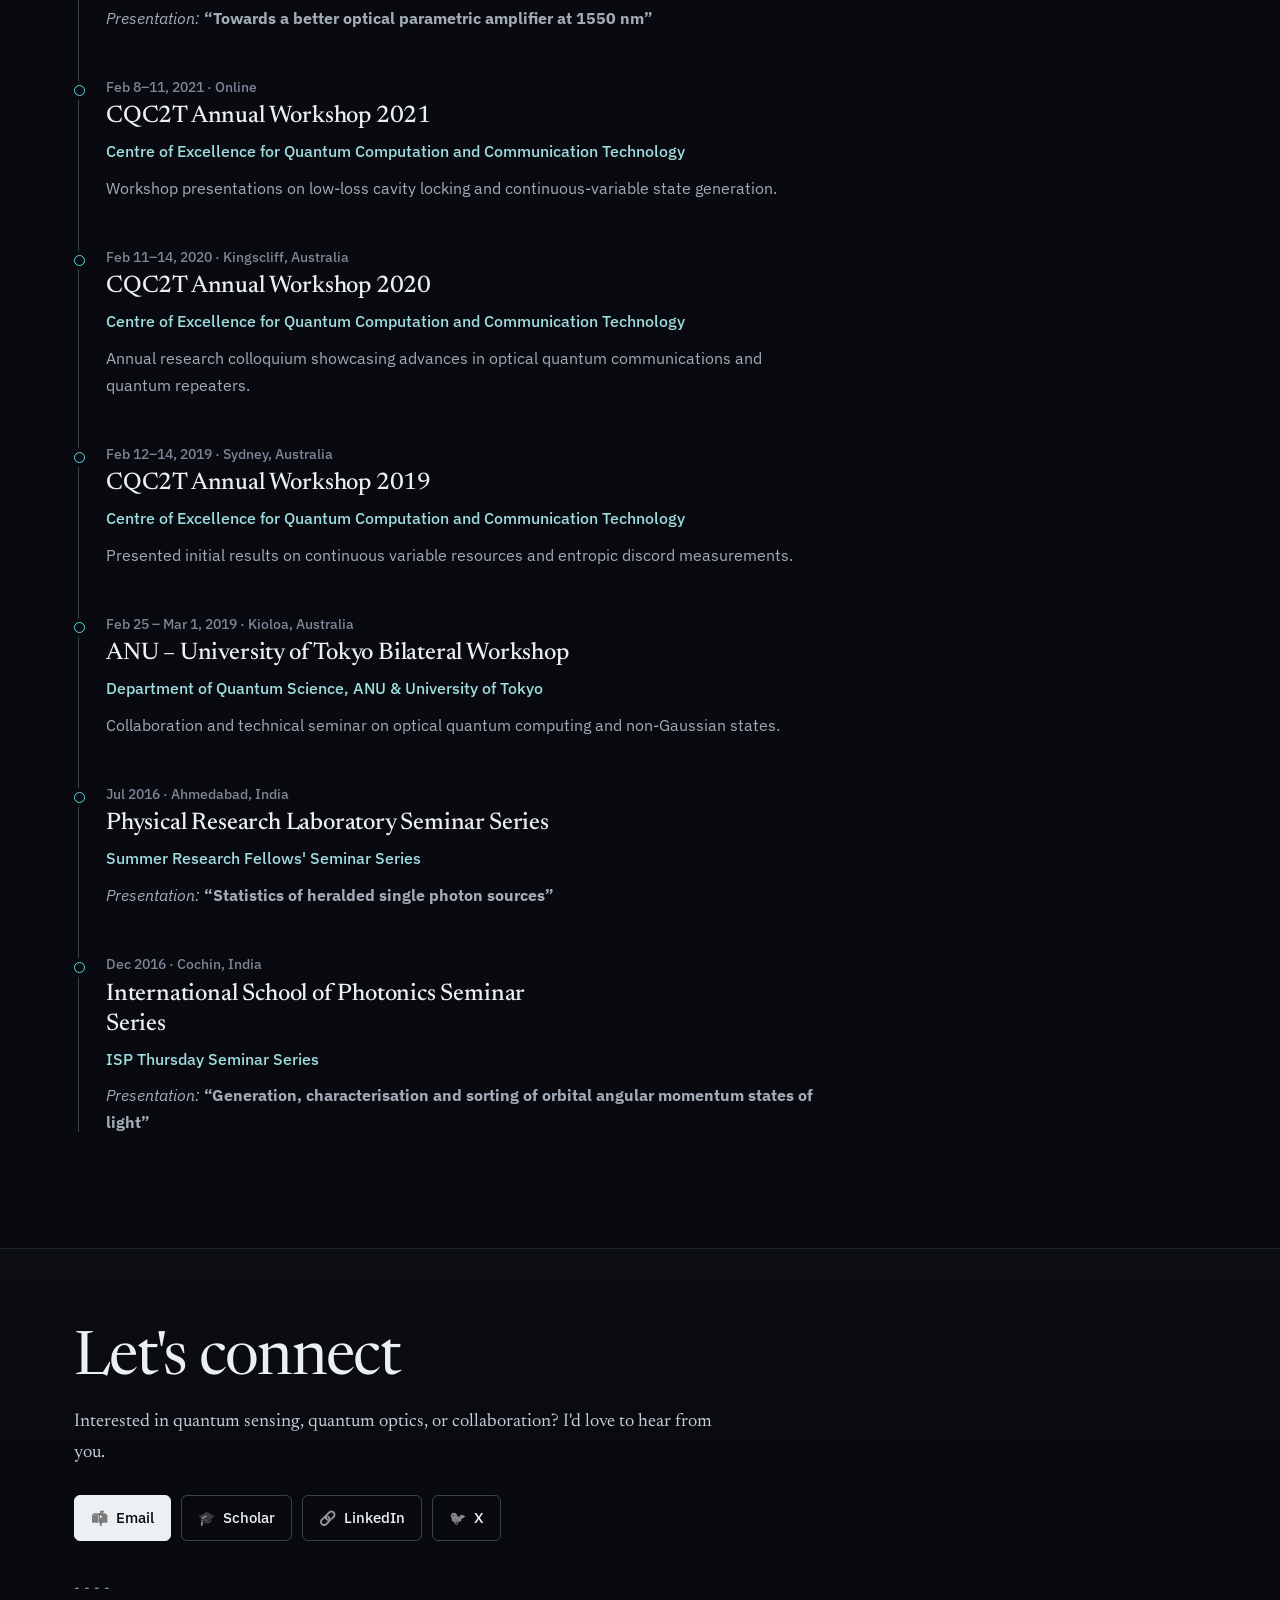
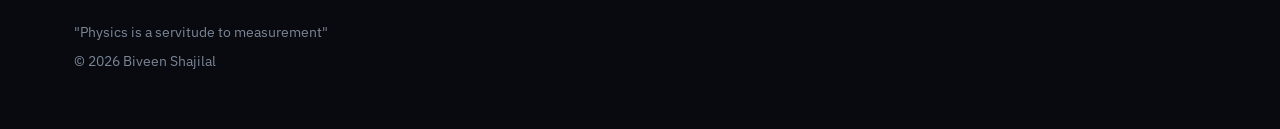
<file: talks.html>
<!DOCTYPE html>
<html lang="en">
<head>
    <meta charset="UTF-8">
    <meta name="viewport" content="width=device-width, initial-scale=1.0">
    <link rel="icon" href="icon.svg" type="image/svg+xml">
    <link rel="alternate icon" href="icon.png" type="image/png">
    <title>Talks - Biveen Shajilal</title>
    <link rel="stylesheet" href="css/style.css">
</head>
<body>
    <div class="bg-aurora"></div>
    <div id="scroll-progress"></div>

    <!-- Navigation -->
    <nav class="navbar">
        <a href="index.html" class="nav-brand">
            <img src="icon.svg" alt="Dirac constant h-bar">
            <span>Biveen Shajilal, PhD</span>
        </a>
        <button class="nav-toggle" id="navToggle" aria-label="Toggle navigation menu" aria-expanded="false">
            <span class="hamburger-bar"></span>
            <span class="hamburger-bar"></span>
            <span class="hamburger-bar"></span>
        </button>
        <ul class="nav-menu" id="navMenu">
            <li><a href="index.html" class="nav-link">Home</a></li>
            <li><a href="about.html" class="nav-link">About</a></li>
            <li><a href="expertise.html" class="nav-link">Expertise</a></li>
            <li><a href="experience.html" class="nav-link">Experience</a></li>
            <li><a href="education.html" class="nav-link">Education</a></li>
            <li><a href="skills.html" class="nav-link">Skills</a></li>
            <li><a href="publications.html" class="nav-link">Publications</a></li>
            <li><a href="talks.html" class="nav-link active">Talks</a></li>
        </ul>
    </nav>

    <!-- Page Header -->
    <header class="page-header">
        <p class="eyebrow center reveal is-visible">Dissemination</p>
        <h1 class="section-title reveal is-visible">Talks & <span>Presentations</span></h1>
        <p class="section-sub reveal is-visible d1">Keynotes, invited talks, conference presentations, and international workshops</p>
    </header>

    <main class="container">
        <section class="section">
            <div class="timeline">
                <!-- INSQT 2024 -->
                <div class="card tl-item reveal">
                    <div class="tl-head">
                        <div class="tl-title">International Network in Space Quantum Technologies (INSQT) Workshop 4</div>
                        <span class="tl-date">Mar 20–22, 2024 · Ahmedabad, India</span>
                    </div>
                    <div class="tl-org">Hosted by Physical Research Laboratory (PRL), funded by EPSRC & UKRI</div>
                    <p class="tl-desc">
                        <em>Invited Talk:</em> <strong>“Continuous variable quantum communications: Resources, Gaussian channel Simulation and Verification through metrology”</strong>
                    </p>
                </div>

                <!-- APS March Meeting 2024 -->
                <div class="card tl-item reveal d1">
                    <div class="tl-head">
                        <div class="tl-title">American Physical Society (APS) Annual March Meeting 2024</div>
                        <span class="tl-date">Mar 3–8, 2024 · Minneapolis, USA</span>
                    </div>
                    <div class="tl-org">Major international physics conference convening 13,000+ researchers</div>
                    <p class="tl-desc">
                        <em>Contributed Talk:</em> <strong>“12.6 dB squeezed light at 1550 nm from a bow-tie cavity for long-term high duty cycle operation”</strong>
                    </p>
                </div>

                <!-- IPS 2023 -->
                <div class="card tl-item reveal d2">
                    <div class="tl-head">
                        <div class="tl-title">Institute of Physics Singapore (IPS) Meeting 2023</div>
                        <span class="tl-date">Sep 27–29, 2023 · Singapore</span>
                    </div>
                    <div class="tl-org">Organised by the Institute of Physics Singapore</div>
                    <p class="tl-desc">
                        <em>Contributed Talk:</em> <strong>“12.6 dB squeezed light at 1550 nm from a bow-tie cavity for long-term high duty cycle operation”</strong>
                    </p>
                </div>

                <!-- Quantum Australia 2022 -->
                <div class="card tl-item reveal d3">
                    <div class="tl-head">
                        <div class="tl-title">Quantum Australia Conference & Careers Fair 2022</div>
                        <span class="tl-date">Feb 23–25, 2022 · Sydney, Australia</span>
                    </div>
                    <div class="tl-org">National quantum industry and academic summit</div>
                    <p class="tl-desc">Participated in technical discussions on commercialization and scalable quantum communications.</p>
                </div>

                <!-- CQC2T 2022 -->
                <div class="card tl-item reveal">
                    <div class="tl-head">
                        <div class="tl-title">CQC2T Annual Workshop 2022</div>
                        <span class="tl-date">May 30 – Jun 1, 2022 · Tasmania, Australia</span>
                    </div>
                    <div class="tl-org">Centre of Excellence for Quantum Computation and Communication Technology</div>
                    <p class="tl-desc">Presented progress on continuous-variable squeezing resonators and teleportation protocol verification.</p>
                </div>

                <!-- ANU - LKB Paris 2021 -->
                <div class="card tl-item reveal d1">
                    <div class="tl-head">
                        <div class="tl-title">ANU – Laboratoire Kastler Brossel (LKB) Paris Workshop</div>
                        <span class="tl-date">Jan 20–21, 2021 · Online</span>
                    </div>
                    <div class="tl-org">Joint bilateral workshop between ANU Department of Quantum Science & LKB Paris</div>
                    <p class="tl-desc">
                        <em>Presentation:</em> <strong>“Towards a better optical parametric amplifier at 1550 nm”</strong>
                    </p>
                </div>

                <!-- CQC2T 2021 -->
                <div class="card tl-item reveal d2">
                    <div class="tl-head">
                        <div class="tl-title">CQC2T Annual Workshop 2021</div>
                        <span class="tl-date">Feb 8–11, 2021 · Online</span>
                    </div>
                    <div class="tl-org">Centre of Excellence for Quantum Computation and Communication Technology</div>
                    <p class="tl-desc">Workshop presentations on low-loss cavity locking and continuous-variable state generation.</p>
                </div>

                <!-- CQC2T 2020 -->
                <div class="card tl-item reveal d3">
                    <div class="tl-head">
                        <div class="tl-title">CQC2T Annual Workshop 2020</div>
                        <span class="tl-date">Feb 11–14, 2020 · Kingscliff, Australia</span>
                    </div>
                    <div class="tl-org">Centre of Excellence for Quantum Computation and Communication Technology</div>
                    <p class="tl-desc">Annual research colloquium showcasing advances in optical quantum communications and quantum repeaters.</p>
                </div>

                <!-- CQC2T 2019 -->
                <div class="card tl-item reveal">
                    <div class="tl-head">
                        <div class="tl-title">CQC2T Annual Workshop 2019</div>
                        <span class="tl-date">Feb 12–14, 2019 · Sydney, Australia</span>
                    </div>
                    <div class="tl-org">Centre of Excellence for Quantum Computation and Communication Technology</div>
                    <p class="tl-desc">Presented initial results on continuous variable resources and entropic discord measurements.</p>
                </div>

                <!-- ANU - University of Tokyo 2019 -->
                <div class="card tl-item reveal d1">
                    <div class="tl-head">
                        <div class="tl-title">ANU – University of Tokyo Bilateral Workshop</div>
                        <span class="tl-date">Feb 25 – Mar 1, 2019 · Kioloa, Australia</span>
                    </div>
                    <div class="tl-org">Department of Quantum Science, ANU & University of Tokyo</div>
                    <p class="tl-desc">Collaboration and technical seminar on optical quantum computing and non-Gaussian states.</p>
                </div>

                <!-- Earlier Seminars -->
                <div class="card tl-item reveal d2">
                    <div class="tl-head">
                        <div class="tl-title">Physical Research Laboratory Seminar Series</div>
                        <span class="tl-date">Jul 2016 · Ahmedabad, India</span>
                    </div>
                    <div class="tl-org">Summer Research Fellows' Seminar Series</div>
                    <p class="tl-desc"><em>Presentation:</em> <strong>“Statistics of heralded single photon sources”</strong></p>
                </div>

                <div class="card tl-item reveal d3">
                    <div class="tl-head">
                        <div class="tl-title">International School of Photonics Seminar Series</div>
                        <span class="tl-date">Dec 2016 · Cochin, India</span>
                    </div>
                    <div class="tl-org">ISP Thursday Seminar Series</div>
                    <p class="tl-desc"><em>Presentation:</em> <strong>“Generation, characterisation and sorting of orbital angular momentum states of light”</strong></p>
                </div>
            </div>

        </section>
    </main>

    <!-- Footer -->
    <footer class="footer">
        <div class="hero-name">Let's connect</div>
        <p class="about-text">Interested in quantum sensing, quantum optics, or collaboration? I'd love to hear from you.</p>
        <div class="footer-links">
            <a href="mailto:biveen.shajilal@gmail.com" class="btn btn-primary"><span class="emo" aria-hidden="true">📫</span> Email</a>
            <a href="https://scholar.google.com/citations?user=_PFmphAAAAAJ&hl=en" class="btn" target="_blank"><span class="emo" aria-hidden="true">🎓</span> Scholar</a>
            <a href="https://www.linkedin.com/in/biveen-shajilal-3a89a4a4" class="btn" target="_blank"><span class="emo" aria-hidden="true">🔗</span> LinkedIn</a>
            <a href="https://x.com/biveenslal" class="btn" target="_blank"><span class="emo" aria-hidden="true">🐦</span> X</a>
        </div>
        <p class="footer-copy">- - - -</p>
        <p class="footer-copy">"Physics is a servitude to measurement"</p>
        <p class="footer-copy">© <span id="year"></span> Biveen Shajilal</p>
    </footer>

    <script src="js/main.js"></script>
</body>
</html>
</file>
<file: css/style.css>
@import url('https://fonts.googleapis.com/css2?family=IBM+Plex+Sans:wght@400;500;600&family=Newsreader:ital,opsz,wght@0,6..72,300..700;1,6..72,300..700&display=swap');

/* ==========================================================================
   Design notes
   - Graphite "vacuum chamber" ground with faint, randomly
     scattered specks of light.
   - One serif (Newsreader) for names, headings and prose; one sans (IBM Plex
     Sans) for interface text and data.
   - Cyan is the working accent (links, rules, focus). Gold appears only where
     the rubidium valence electron does: the atom, the current-role marker,
     the active page dot.
   - The orbiting rubidium atom is the one expressive element. Everything
     else stays quiet.
   ========================================================================== */

:root {
    --bg-0: #080a0f;
    --bg-1: #0c0f15;
    --bg-2: #11151c;
    --cyan: #62d9dd;
    --cyan-soft: #9fdcdf;
    --purple: #8f86d6;
    --gold: #f0b94a;
    --text: #eceff4;
    --text-dim: #a2abb8;
    --text-faint: #7b8696;
    --prose: #c6cdd7;
    --border: rgba(165, 190, 215, 0.14);
    --border-strong: rgba(165, 200, 225, 0.30);
    --card: rgba(255, 255, 255, 0.022);

    --font-serif: 'Newsreader', 'Charter', 'Bitstream Charter', Georgia, serif;
    --font-sans: 'IBM Plex Sans', 'Inter', system-ui, -apple-system, 'Segoe UI', sans-serif;

    --r-sm: 6px;
    --r-md: 10px;
    --r-lg: 14px;
}

* { margin: 0; padding: 0; box-sizing: border-box; }

html { scroll-behavior: smooth; }

body {
    font-family: var(--font-sans);
    font-size: 16px;
    background: var(--bg-0);
    color: var(--text);
    line-height: 1.65;
    overflow-x: hidden;
    -webkit-font-smoothing: antialiased;
    -moz-osx-font-smoothing: grayscale;
    text-rendering: optimizeLegibility;
    min-height: 100vh;
    display: flex;
    flex-direction: column;
}

::selection { background: rgba(240, 185, 74, 0.32); color: #fff; }

a:focus-visible, button:focus-visible {
    outline: 2px solid var(--cyan);
    outline-offset: 3px;
    border-radius: var(--r-sm);
}

/* ---------- Ground: soft light plus scattered specks ---------- */
.bg-aurora {
    position: fixed;
    inset: 0;
    z-index: -2;
    background:
        radial-gradient(60rem 38rem at 85% -6%, rgba(98, 217, 221, 0.075), transparent 62%),
        radial-gradient(46rem 30rem at 0% 100%, rgba(143, 134, 214, 0.045), transparent 60%),
        linear-gradient(180deg, var(--bg-0), var(--bg-1) 55%, var(--bg-0));
}
.bg-aurora::after {
    content: '';
    position: absolute;
    inset: 0;
    background-image: url("data:image/svg+xml,%3Csvg xmlns='http://www.w3.org/2000/svg' width='760' height='760'%3E%3Ccircle cx='246.1' cy='114.6' r='1.2' fill='%23bed7eb' fill-opacity='0.17'/%3E%3Ccircle cx='277.9' cy='44.1' r='1' fill='%23bed7eb' fill-opacity='0.25'/%3E%3Ccircle cx='329.6' cy='53.1' r='0.6' fill='%23bed7eb' fill-opacity='0.40'/%3E%3Ccircle cx='628.4' cy='94.1' r='0.8' fill='%23bed7eb' fill-opacity='0.43'/%3E%3Ccircle cx='438.6' cy='301.5' r='0.8' fill='%23bed7eb' fill-opacity='0.17'/%3E%3Ccircle cx='220.1' cy='109.6' r='0.6' fill='%23bed7eb' fill-opacity='0.41'/%3E%3Ccircle cx='78.3' cy='434.1' r='0.8' fill='%23bed7eb' fill-opacity='0.32'/%3E%3Ccircle cx='428.9' cy='470.4' r='1' fill='%2362d9dd' fill-opacity='0.46'/%3E%3Ccircle cx='590.7' cy='353.9' r='1' fill='%23bed7eb' fill-opacity='0.31'/%3E%3Ccircle cx='603.7' cy='531.2' r='0.8' fill='%23bed7eb' fill-opacity='0.19'/%3E%3Ccircle cx='399.1' cy='665.1' r='1.2' fill='%23bed7eb' fill-opacity='0.35'/%3E%3Ccircle cx='89.7' cy='317.8' r='1.5' fill='%238f86d6' fill-opacity='0.30'/%3E%3Ccircle cx='320.5' cy='731.1' r='0.6' fill='%23bed7eb' fill-opacity='0.49'/%3E%3Ccircle cx='258.5' cy='266.1' r='1' fill='%238f86d6' fill-opacity='0.41'/%3E%3Ccircle cx='52.3' cy='71.1' r='0.8' fill='%23bed7eb' fill-opacity='0.36'/%3E%3Ccircle cx='46.1' cy='533.1' r='1.2' fill='%238f86d6' fill-opacity='0.41'/%3E%3Ccircle cx='216.3' cy='293.2' r='1.2' fill='%238f86d6' fill-opacity='0.31'/%3E%3Ccircle cx='270.2' cy='464.3' r='1' fill='%23bed7eb' fill-opacity='0.18'/%3E%3Ccircle cx='98.3' cy='188.2' r='1' fill='%238f86d6' fill-opacity='0.56'/%3E%3Ccircle cx='61.2' cy='341.4' r='1' fill='%23bed7eb' fill-opacity='0.28'/%3E%3Ccircle cx='622.7' cy='656.6' r='0.8' fill='%23bed7eb' fill-opacity='0.47'/%3E%3Ccircle cx='518.9' cy='289.1' r='0.8' fill='%23bed7eb' fill-opacity='0.22'/%3E%3Ccircle cx='115.0' cy='500.5' r='0.6' fill='%23bed7eb' fill-opacity='0.37'/%3E%3Ccircle cx='199.7' cy='3.1' r='1' fill='%23bed7eb' fill-opacity='0.39'/%3E%3Ccircle cx='724.4' cy='524.8' r='1' fill='%23bed7eb' fill-opacity='0.58'/%3E%3Ccircle cx='347.0' cy='661.9' r='1.5' fill='%2362d9dd' fill-opacity='0.46'/%3E%3Ccircle cx='302.5' cy='299.5' r='1' fill='%23bed7eb' fill-opacity='0.44'/%3E%3Ccircle cx='144.9' cy='748.3' r='1' fill='%23bed7eb' fill-opacity='0.22'/%3E%3Ccircle cx='456.6' cy='77.8' r='1' fill='%23bed7eb' fill-opacity='0.22'/%3E%3Ccircle cx='721.2' cy='466.4' r='0.6' fill='%2362d9dd' fill-opacity='0.54'/%3E%3Ccircle cx='112.9' cy='191.7' r='0.8' fill='%238f86d6' fill-opacity='0.42'/%3E%3Ccircle cx='93.4' cy='645.2' r='1' fill='%23bed7eb' fill-opacity='0.37'/%3E%3Ccircle cx='65.3' cy='77.7' r='0.8' fill='%238f86d6' fill-opacity='0.48'/%3E%3Ccircle cx='629.9' cy='122.7' r='0.6' fill='%23bed7eb' fill-opacity='0.24'/%3E%3Ccircle cx='111.4' cy='412.8' r='0.6' fill='%23bed7eb' fill-opacity='0.49'/%3E%3Ccircle cx='743.7' cy='656.1' r='1.2' fill='%23bed7eb' fill-opacity='0.53'/%3E%3Ccircle cx='690.3' cy='270.3' r='0.8' fill='%23bed7eb' fill-opacity='0.39'/%3E%3Ccircle cx='483.7' cy='466.1' r='1.5' fill='%23bed7eb' fill-opacity='0.59'/%3E%3Ccircle cx='612.6' cy='621.9' r='1.2' fill='%23bed7eb' fill-opacity='0.51'/%3E%3Ccircle cx='393.4' cy='270.2' r='0.6' fill='%23bed7eb' fill-opacity='0.60'/%3E%3Ccircle cx='358.9' cy='147.2' r='1' fill='%238f86d6' fill-opacity='0.58'/%3E%3Ccircle cx='614.5' cy='549.6' r='0.8' fill='%23bed7eb' fill-opacity='0.58'/%3E%3Ccircle cx='61.2' cy='77.6' r='1' fill='%23bed7eb' fill-opacity='0.24'/%3E%3Ccircle cx='366.8' cy='748.8' r='1' fill='%238f86d6' fill-opacity='0.53'/%3E%3Ccircle cx='691.0' cy='261.4' r='1.2' fill='%23bed7eb' fill-opacity='0.19'/%3E%3Ccircle cx='691.4' cy='594.6' r='1.5' fill='%23bed7eb' fill-opacity='0.24'/%3E%3Ccircle cx='329.8' cy='483.2' r='0.6' fill='%2362d9dd' fill-opacity='0.51'/%3E%3Ccircle cx='352.0' cy='564.9' r='0.6' fill='%23bed7eb' fill-opacity='0.48'/%3E%3Ccircle cx='754.8' cy='20.9' r='1' fill='%23bed7eb' fill-opacity='0.56'/%3E%3Ccircle cx='464.8' cy='452.9' r='1' fill='%23bed7eb' fill-opacity='0.45'/%3E%3Ccircle cx='118.5' cy='416.7' r='0.6' fill='%23bed7eb' fill-opacity='0.16'/%3E%3Ccircle cx='400.2' cy='709.6' r='1' fill='%23bed7eb' fill-opacity='0.59'/%3E%3Ccircle cx='627.9' cy='160.4' r='0.8' fill='%23bed7eb' fill-opacity='0.25'/%3E%3Ccircle cx='580.4' cy='247.8' r='1' fill='%23bed7eb' fill-opacity='0.34'/%3E%3Ccircle cx='46.3' cy='562.3' r='1' fill='%2362d9dd' fill-opacity='0.45'/%3E%3Ccircle cx='628.6' cy='667.4' r='0.8' fill='%23bed7eb' fill-opacity='0.39'/%3E%3Ccircle cx='663.3' cy='590.1' r='1' fill='%23bed7eb' fill-opacity='0.15'/%3E%3Ccircle cx='131.0' cy='359.9' r='1.2' fill='%23bed7eb' fill-opacity='0.20'/%3E%3Ccircle cx='247.7' cy='393.9' r='1' fill='%23bed7eb' fill-opacity='0.37'/%3E%3Ccircle cx='671.3' cy='43.2' r='0.8' fill='%23bed7eb' fill-opacity='0.27'/%3E%3Ccircle cx='385.9' cy='426.9' r='1.5' fill='%23bed7eb' fill-opacity='0.55'/%3E%3Ccircle cx='336.9' cy='465.5' r='1' fill='%23bed7eb' fill-opacity='0.42'/%3E%3Ccircle cx='526.5' cy='343.8' r='1' fill='%23bed7eb' fill-opacity='0.51'/%3E%3Ccircle cx='531.4' cy='666.2' r='0.8' fill='%23bed7eb' fill-opacity='0.57'/%3E%3Ccircle cx='638.4' cy='104.2' r='0.6' fill='%23bed7eb' fill-opacity='0.33'/%3E%3Ccircle cx='55.1' cy='182.9' r='0.6' fill='%23bed7eb' fill-opacity='0.25'/%3E%3Ccircle cx='595.8' cy='681.7' r='0.8' fill='%23bed7eb' fill-opacity='0.57'/%3E%3Ccircle cx='108.7' cy='671.0' r='1' fill='%23bed7eb' fill-opacity='0.25'/%3E%3Ccircle cx='302.7' cy='370.3' r='1.2' fill='%23bed7eb' fill-opacity='0.52'/%3E%3Ccircle cx='536.8' cy='755.5' r='1' fill='%23bed7eb' fill-opacity='0.30'/%3E%3Ccircle cx='271.0' cy='70.1' r='0.8' fill='%238f86d6' fill-opacity='0.16'/%3E%3Ccircle cx='334.7' cy='13.7' r='0.8' fill='%23bed7eb' fill-opacity='0.38'/%3E%3Ccircle cx='389.3' cy='48.9' r='1.5' fill='%23bed7eb' fill-opacity='0.25'/%3E%3Ccircle cx='63.9' cy='206.7' r='1.5' fill='%23bed7eb' fill-opacity='0.23'/%3E%3Ccircle cx='623.0' cy='645.7' r='1.2' fill='%23bed7eb' fill-opacity='0.52'/%3E%3Ccircle cx='308.5' cy='407.8' r='1' fill='%23bed7eb' fill-opacity='0.41'/%3E%3Ccircle cx='68.0' cy='43.7' r='1.2' fill='%23bed7eb' fill-opacity='0.23'/%3E%3Ccircle cx='204.4' cy='12.8' r='0.6' fill='%23bed7eb' fill-opacity='0.51'/%3E%3Ccircle cx='462.2' cy='169.0' r='0.8' fill='%238f86d6' fill-opacity='0.54'/%3E%3Ccircle cx='8.8' cy='755.7' r='1' fill='%23bed7eb' fill-opacity='0.57'/%3E%3Ccircle cx='472.5' cy='32.8' r='1.2' fill='%23bed7eb' fill-opacity='0.26'/%3E%3Ccircle cx='736.6' cy='199.0' r='0.8' fill='%23bed7eb' fill-opacity='0.24'/%3E%3Ccircle cx='477.8' cy='403.6' r='0.8' fill='%23bed7eb' fill-opacity='0.28'/%3E%3Ccircle cx='205.6' cy='610.8' r='0.8' fill='%23bed7eb' fill-opacity='0.17'/%3E%3Ccircle cx='557.1' cy='418.8' r='0.8' fill='%23bed7eb' fill-opacity='0.38'/%3E%3Ccircle cx='710.3' cy='80.8' r='1.5' fill='%238f86d6' fill-opacity='0.44'/%3E%3Ccircle cx='414.9' cy='675.4' r='1' fill='%23bed7eb' fill-opacity='0.29'/%3E%3Ccircle cx='746.7' cy='260.5' r='1.5' fill='%23bed7eb' fill-opacity='0.55'/%3E%3Ccircle cx='307.6' cy='264.1' r='0.6' fill='%23bed7eb' fill-opacity='0.53'/%3E%3Ccircle cx='53.7' cy='563.1' r='0.8' fill='%23bed7eb' fill-opacity='0.34'/%3E%3Ccircle cx='64.2' cy='639.4' r='1.5' fill='%23bed7eb' fill-opacity='0.38'/%3E%3Ccircle cx='455.1' cy='526.4' r='0.6' fill='%23bed7eb' fill-opacity='0.36'/%3E%3Ccircle cx='204.5' cy='2.8' r='0.8' fill='%23bed7eb' fill-opacity='0.58'/%3E%3Ccircle cx='185.8' cy='733.9' r='0.8' fill='%23bed7eb' fill-opacity='0.25'/%3E%3Ccircle cx='0.8' cy='290.0' r='1' fill='%23bed7eb' fill-opacity='0.28'/%3E%3Ccircle cx='188.6' cy='589.9' r='0.6' fill='%23bed7eb' fill-opacity='0.27'/%3E%3Ccircle cx='109.3' cy='446.0' r='1' fill='%23bed7eb' fill-opacity='0.16'/%3E%3Ccircle cx='478.5' cy='64.2' r='1' fill='%23bed7eb' fill-opacity='0.53'/%3E%3Ccircle cx='499.7' cy='544.2' r='1' fill='%23bed7eb' fill-opacity='0.33'/%3E%3Ccircle cx='547.7' cy='375.6' r='0.8' fill='%23bed7eb' fill-opacity='0.48'/%3E%3Ccircle cx='33.3' cy='634.8' r='1' fill='%23bed7eb' fill-opacity='0.43'/%3E%3Ccircle cx='691.5' cy='572.2' r='1' fill='%23bed7eb' fill-opacity='0.53'/%3E%3Ccircle cx='628.1' cy='443.9' r='1.2' fill='%23bed7eb' fill-opacity='0.46'/%3E%3Ccircle cx='64.7' cy='31.8' r='1.2' fill='%23bed7eb' fill-opacity='0.31'/%3E%3Ccircle cx='286.2' cy='343.1' r='0.6' fill='%23bed7eb' fill-opacity='0.43'/%3E%3Ccircle cx='371.9' cy='2.5' r='1.5' fill='%23bed7eb' fill-opacity='0.18'/%3E%3Ccircle cx='501.1' cy='50.2' r='1.2' fill='%23bed7eb' fill-opacity='0.36'/%3E%3Ccircle cx='643.1' cy='178.4' r='1.5' fill='%238f86d6' fill-opacity='0.24'/%3E%3Ccircle cx='375.4' cy='290.7' r='1' fill='%23bed7eb' fill-opacity='0.56'/%3E%3Ccircle cx='582.9' cy='468.9' r='1.2' fill='%23bed7eb' fill-opacity='0.24'/%3E%3C/svg%3E"), url("data:image/svg+xml,%3Csvg xmlns='http://www.w3.org/2000/svg' width='1130' height='1130'%3E%3Ccircle cx='765.2' cy='886.9' r='1' fill='%23bed7eb' fill-opacity='0.20'/%3E%3Ccircle cx='444.7' cy='1126.4' r='0.8' fill='%23bed7eb' fill-opacity='0.41'/%3E%3Ccircle cx='121.7' cy='465.4' r='0.8' fill='%23bed7eb' fill-opacity='0.53'/%3E%3Ccircle cx='1013.8' cy='25.8' r='1' fill='%23bed7eb' fill-opacity='0.24'/%3E%3Ccircle cx='1040.1' cy='128.7' r='1' fill='%23bed7eb' fill-opacity='0.32'/%3E%3Ccircle cx='907.5' cy='468.3' r='0.6' fill='%2362d9dd' fill-opacity='0.41'/%3E%3Ccircle cx='853.9' cy='447.6' r='1.2' fill='%23bed7eb' fill-opacity='0.60'/%3E%3Ccircle cx='894.9' cy='1077.9' r='0.8' fill='%23bed7eb' fill-opacity='0.50'/%3E%3Ccircle cx='905.7' cy='441.0' r='0.8' fill='%238f86d6' fill-opacity='0.21'/%3E%3Ccircle cx='118.2' cy='797.1' r='0.6' fill='%238f86d6' fill-opacity='0.58'/%3E%3Ccircle cx='671.4' cy='587.8' r='1.5' fill='%23bed7eb' fill-opacity='0.38'/%3E%3Ccircle cx='484.0' cy='612.4' r='0.8' fill='%23bed7eb' fill-opacity='0.55'/%3E%3Ccircle cx='103.4' cy='526.6' r='1' fill='%23bed7eb' fill-opacity='0.20'/%3E%3Ccircle cx='1057.0' cy='537.5' r='1' fill='%23bed7eb' fill-opacity='0.33'/%3E%3Ccircle cx='521.0' cy='340.3' r='1.2' fill='%23bed7eb' fill-opacity='0.49'/%3E%3Ccircle cx='236.4' cy='776.8' r='1.5' fill='%238f86d6' fill-opacity='0.34'/%3E%3Ccircle cx='75.1' cy='571.5' r='1.2' fill='%23bed7eb' fill-opacity='0.58'/%3E%3Ccircle cx='493.6' cy='310.5' r='0.6' fill='%2362d9dd' fill-opacity='0.21'/%3E%3Ccircle cx='323.0' cy='527.8' r='0.6' fill='%238f86d6' fill-opacity='0.24'/%3E%3Ccircle cx='993.0' cy='772.9' r='0.6' fill='%23bed7eb' fill-opacity='0.34'/%3E%3Ccircle cx='9.9' cy='434.7' r='1.2' fill='%23bed7eb' fill-opacity='0.28'/%3E%3Ccircle cx='643.6' cy='665.4' r='0.8' fill='%23bed7eb' fill-opacity='0.24'/%3E%3Ccircle cx='69.5' cy='875.3' r='1.2' fill='%23bed7eb' fill-opacity='0.53'/%3E%3Ccircle cx='222.7' cy='591.8' r='1.5' fill='%23bed7eb' fill-opacity='0.38'/%3E%3Ccircle cx='908.7' cy='907.9' r='1' fill='%23bed7eb' fill-opacity='0.55'/%3E%3Ccircle cx='724.3' cy='769.8' r='0.8' fill='%2362d9dd' fill-opacity='0.44'/%3E%3Ccircle cx='933.4' cy='1057.3' r='1.5' fill='%23bed7eb' fill-opacity='0.53'/%3E%3Ccircle cx='44.3' cy='964.0' r='0.6' fill='%23bed7eb' fill-opacity='0.38'/%3E%3Ccircle cx='294.4' cy='527.5' r='1' fill='%23bed7eb' fill-opacity='0.46'/%3E%3Ccircle cx='417.4' cy='503.1' r='1.5' fill='%23bed7eb' fill-opacity='0.30'/%3E%3Ccircle cx='718.6' cy='744.9' r='1' fill='%23bed7eb' fill-opacity='0.34'/%3E%3Ccircle cx='985.1' cy='105.8' r='1' fill='%23bed7eb' fill-opacity='0.32'/%3E%3Ccircle cx='50.8' cy='296.1' r='0.6' fill='%2362d9dd' fill-opacity='0.59'/%3E%3Ccircle cx='35.9' cy='192.5' r='1' fill='%23bed7eb' fill-opacity='0.45'/%3E%3Ccircle cx='802.2' cy='581.3' r='1.5' fill='%2362d9dd' fill-opacity='0.17'/%3E%3Ccircle cx='52.7' cy='771.4' r='1' fill='%23bed7eb' fill-opacity='0.30'/%3E%3Ccircle cx='313.2' cy='167.7' r='0.8' fill='%238f86d6' fill-opacity='0.20'/%3E%3Ccircle cx='145.0' cy='785.1' r='0.8' fill='%23bed7eb' fill-opacity='0.40'/%3E%3Ccircle cx='399.8' cy='887.4' r='1.2' fill='%23bed7eb' fill-opacity='0.26'/%3E%3Ccircle cx='391.5' cy='1045.6' r='0.8' fill='%23bed7eb' fill-opacity='0.40'/%3E%3Ccircle cx='67.4' cy='959.7' r='1' fill='%23bed7eb' fill-opacity='0.21'/%3E%3Ccircle cx='694.6' cy='557.4' r='1' fill='%238f86d6' fill-opacity='0.38'/%3E%3Ccircle cx='395.8' cy='1088.4' r='0.6' fill='%23bed7eb' fill-opacity='0.39'/%3E%3Ccircle cx='651.2' cy='747.3' r='1' fill='%2362d9dd' fill-opacity='0.26'/%3E%3Ccircle cx='471.2' cy='154.0' r='1' fill='%238f86d6' fill-opacity='0.25'/%3E%3Ccircle cx='210.3' cy='687.1' r='0.6' fill='%2362d9dd' fill-opacity='0.28'/%3E%3Ccircle cx='495.9' cy='72.7' r='1.2' fill='%23bed7eb' fill-opacity='0.60'/%3E%3Ccircle cx='834.5' cy='950.8' r='0.6' fill='%238f86d6' fill-opacity='0.27'/%3E%3Ccircle cx='185.1' cy='588.2' r='0.8' fill='%2362d9dd' fill-opacity='0.59'/%3E%3Ccircle cx='909.0' cy='157.7' r='0.8' fill='%23bed7eb' fill-opacity='0.34'/%3E%3Ccircle cx='303.8' cy='886.3' r='1' fill='%23bed7eb' fill-opacity='0.57'/%3E%3Ccircle cx='281.4' cy='203.7' r='0.6' fill='%23bed7eb' fill-opacity='0.39'/%3E%3Ccircle cx='29.4' cy='81.9' r='1.2' fill='%23bed7eb' fill-opacity='0.50'/%3E%3Ccircle cx='603.6' cy='71.2' r='0.6' fill='%2362d9dd' fill-opacity='0.19'/%3E%3Ccircle cx='777.9' cy='350.7' r='0.8' fill='%23bed7eb' fill-opacity='0.28'/%3E%3Ccircle cx='135.1' cy='688.2' r='0.6' fill='%23bed7eb' fill-opacity='0.31'/%3E%3Ccircle cx='131.4' cy='379.7' r='0.8' fill='%238f86d6' fill-opacity='0.26'/%3E%3Ccircle cx='120.8' cy='1111.1' r='1.5' fill='%23bed7eb' fill-opacity='0.41'/%3E%3Ccircle cx='673.4' cy='306.8' r='1' fill='%23bed7eb' fill-opacity='0.32'/%3E%3Ccircle cx='237.5' cy='554.5' r='0.6' fill='%238f86d6' fill-opacity='0.16'/%3E%3Ccircle cx='257.0' cy='676.6' r='0.8' fill='%2362d9dd' fill-opacity='0.23'/%3E%3Ccircle cx='192.1' cy='604.1' r='1.5' fill='%23bed7eb' fill-opacity='0.57'/%3E%3Ccircle cx='115.8' cy='730.9' r='1' fill='%2362d9dd' fill-opacity='0.56'/%3E%3Ccircle cx='234.0' cy='81.9' r='1' fill='%23bed7eb' fill-opacity='0.39'/%3E%3Ccircle cx='688.3' cy='358.7' r='0.8' fill='%23bed7eb' fill-opacity='0.43'/%3E%3Ccircle cx='1025.8' cy='938.9' r='0.6' fill='%23bed7eb' fill-opacity='0.46'/%3E%3Ccircle cx='951.0' cy='481.0' r='0.8' fill='%23bed7eb' fill-opacity='0.46'/%3E%3Ccircle cx='783.5' cy='457.8' r='0.6' fill='%238f86d6' fill-opacity='0.54'/%3E%3Ccircle cx='656.3' cy='588.0' r='1.2' fill='%238f86d6' fill-opacity='0.40'/%3E%3Ccircle cx='1027.8' cy='438.5' r='1' fill='%238f86d6' fill-opacity='0.29'/%3E%3Ccircle cx='149.7' cy='960.8' r='1' fill='%23bed7eb' fill-opacity='0.57'/%3E%3Ccircle cx='53.8' cy='853.9' r='1' fill='%23bed7eb' fill-opacity='0.25'/%3E%3Ccircle cx='841.3' cy='953.6' r='1.2' fill='%2362d9dd' fill-opacity='0.22'/%3E%3Ccircle cx='417.3' cy='122.7' r='1' fill='%238f86d6' fill-opacity='0.56'/%3E%3Ccircle cx='47.5' cy='1104.1' r='1.5' fill='%238f86d6' fill-opacity='0.16'/%3E%3Ccircle cx='179.6' cy='550.6' r='1' fill='%23bed7eb' fill-opacity='0.22'/%3E%3Ccircle cx='144.3' cy='319.1' r='0.8' fill='%238f86d6' fill-opacity='0.29'/%3E%3Ccircle cx='436.6' cy='1109.0' r='1' fill='%23bed7eb' fill-opacity='0.57'/%3E%3Ccircle cx='899.3' cy='622.4' r='0.8' fill='%23bed7eb' fill-opacity='0.31'/%3E%3Ccircle cx='14.8' cy='149.4' r='1' fill='%23bed7eb' fill-opacity='0.17'/%3E%3Ccircle cx='1123.5' cy='396.8' r='1.2' fill='%238f86d6' fill-opacity='0.30'/%3E%3Ccircle cx='722.4' cy='601.2' r='1' fill='%23bed7eb' fill-opacity='0.35'/%3E%3Ccircle cx='75.4' cy='1081.3' r='0.8' fill='%23bed7eb' fill-opacity='0.51'/%3E%3Ccircle cx='221.7' cy='171.0' r='0.8' fill='%23bed7eb' fill-opacity='0.58'/%3E%3Ccircle cx='583.5' cy='558.0' r='0.8' fill='%23bed7eb' fill-opacity='0.30'/%3E%3Ccircle cx='480.7' cy='1021.0' r='1.2' fill='%23bed7eb' fill-opacity='0.38'/%3E%3Ccircle cx='499.7' cy='88.9' r='1' fill='%23bed7eb' fill-opacity='0.17'/%3E%3Ccircle cx='697.9' cy='957.2' r='0.8' fill='%2362d9dd' fill-opacity='0.21'/%3E%3Ccircle cx='1073.1' cy='931.0' r='0.8' fill='%23bed7eb' fill-opacity='0.58'/%3E%3Ccircle cx='199.6' cy='976.2' r='1.2' fill='%23bed7eb' fill-opacity='0.51'/%3E%3Ccircle cx='923.8' cy='919.5' r='0.6' fill='%238f86d6' fill-opacity='0.23'/%3E%3Ccircle cx='657.7' cy='1079.8' r='0.8' fill='%23bed7eb' fill-opacity='0.55'/%3E%3Ccircle cx='7.3' cy='489.7' r='0.8' fill='%23bed7eb' fill-opacity='0.59'/%3E%3Ccircle cx='999.1' cy='198.9' r='1' fill='%238f86d6' fill-opacity='0.20'/%3E%3Ccircle cx='832.6' cy='311.1' r='0.8' fill='%23bed7eb' fill-opacity='0.41'/%3E%3Ccircle cx='293.6' cy='157.9' r='0.6' fill='%23bed7eb' fill-opacity='0.31'/%3E%3Ccircle cx='905.9' cy='891.7' r='1' fill='%23bed7eb' fill-opacity='0.29'/%3E%3Ccircle cx='496.7' cy='534.4' r='0.8' fill='%23bed7eb' fill-opacity='0.30'/%3E%3Ccircle cx='64.6' cy='955.9' r='0.8' fill='%238f86d6' fill-opacity='0.20'/%3E%3Ccircle cx='967.7' cy='775.0' r='1' fill='%23bed7eb' fill-opacity='0.36'/%3E%3Ccircle cx='972.6' cy='297.1' r='1.5' fill='%2362d9dd' fill-opacity='0.48'/%3E%3Ccircle cx='452.8' cy='859.1' r='1' fill='%23bed7eb' fill-opacity='0.42'/%3E%3Ccircle cx='124.9' cy='129.0' r='1.5' fill='%23bed7eb' fill-opacity='0.30'/%3E%3Ccircle cx='892.1' cy='766.2' r='1' fill='%238f86d6' fill-opacity='0.53'/%3E%3Ccircle cx='337.2' cy='859.9' r='1.5' fill='%238f86d6' fill-opacity='0.46'/%3E%3Ccircle cx='533.2' cy='733.3' r='1.5' fill='%23bed7eb' fill-opacity='0.59'/%3E%3Ccircle cx='705.8' cy='930.0' r='0.8' fill='%2362d9dd' fill-opacity='0.53'/%3E%3Ccircle cx='591.0' cy='51.0' r='1.2' fill='%23bed7eb' fill-opacity='0.56'/%3E%3Ccircle cx='626.6' cy='1055.5' r='1' fill='%23bed7eb' fill-opacity='0.39'/%3E%3Ccircle cx='1064.1' cy='1038.8' r='0.8' fill='%23bed7eb' fill-opacity='0.24'/%3E%3Ccircle cx='457.8' cy='494.4' r='1.5' fill='%238f86d6' fill-opacity='0.43'/%3E%3Ccircle cx='87.2' cy='534.1' r='1.2' fill='%23bed7eb' fill-opacity='0.59'/%3E%3Ccircle cx='846.1' cy='505.7' r='1.2' fill='%23bed7eb' fill-opacity='0.16'/%3E%3Ccircle cx='741.5' cy='813.3' r='0.8' fill='%23bed7eb' fill-opacity='0.45'/%3E%3Ccircle cx='406.2' cy='6.0' r='0.8' fill='%23bed7eb' fill-opacity='0.23'/%3E%3Ccircle cx='958.4' cy='517.0' r='1.2' fill='%23bed7eb' fill-opacity='0.24'/%3E%3Ccircle cx='139.2' cy='1046.1' r='1' fill='%2362d9dd' fill-opacity='0.37'/%3E%3Ccircle cx='395.8' cy='354.1' r='0.8' fill='%23bed7eb' fill-opacity='0.39'/%3E%3Ccircle cx='691.4' cy='251.2' r='0.8' fill='%23bed7eb' fill-opacity='0.53'/%3E%3Ccircle cx='648.0' cy='1098.2' r='1.5' fill='%2362d9dd' fill-opacity='0.33'/%3E%3Ccircle cx='6.0' cy='207.5' r='1.2' fill='%23bed7eb' fill-opacity='0.57'/%3E%3Ccircle cx='409.5' cy='916.7' r='1' fill='%2362d9dd' fill-opacity='0.37'/%3E%3Ccircle cx='411.5' cy='955.2' r='0.8' fill='%23bed7eb' fill-opacity='0.25'/%3E%3Ccircle cx='962.6' cy='974.7' r='1.2' fill='%23bed7eb' fill-opacity='0.35'/%3E%3Ccircle cx='121.1' cy='944.1' r='1.2' fill='%23bed7eb' fill-opacity='0.29'/%3E%3Ccircle cx='286.9' cy='846.1' r='0.8' fill='%23bed7eb' fill-opacity='0.59'/%3E%3Ccircle cx='635.1' cy='622.8' r='0.8' fill='%23bed7eb' fill-opacity='0.40'/%3E%3Ccircle cx='620.6' cy='4.5' r='0.6' fill='%23bed7eb' fill-opacity='0.16'/%3E%3Ccircle cx='125.1' cy='911.8' r='1.5' fill='%23bed7eb' fill-opacity='0.46'/%3E%3Ccircle cx='464.8' cy='903.8' r='1.5' fill='%23bed7eb' fill-opacity='0.37'/%3E%3Ccircle cx='60.3' cy='214.3' r='1.5' fill='%23bed7eb' fill-opacity='0.16'/%3E%3Ccircle cx='1039.5' cy='348.6' r='1' fill='%23bed7eb' fill-opacity='0.58'/%3E%3Ccircle cx='398.5' cy='236.1' r='0.6' fill='%2362d9dd' fill-opacity='0.32'/%3E%3Ccircle cx='806.9' cy='94.8' r='1' fill='%23bed7eb' fill-opacity='0.34'/%3E%3Ccircle cx='495.1' cy='128.4' r='0.8' fill='%2362d9dd' fill-opacity='0.15'/%3E%3Ccircle cx='655.4' cy='161.9' r='0.8' fill='%23bed7eb' fill-opacity='0.23'/%3E%3Ccircle cx='170.1' cy='320.5' r='1' fill='%23bed7eb' fill-opacity='0.21'/%3E%3Ccircle cx='997.8' cy='220.9' r='1' fill='%238f86d6' fill-opacity='0.59'/%3E%3Ccircle cx='933.1' cy='291.8' r='1.2' fill='%23bed7eb' fill-opacity='0.32'/%3E%3Ccircle cx='759.1' cy='792.5' r='1.5' fill='%2362d9dd' fill-opacity='0.43'/%3E%3Ccircle cx='796.9' cy='729.7' r='0.8' fill='%23bed7eb' fill-opacity='0.23'/%3E%3Ccircle cx='416.8' cy='662.0' r='0.8' fill='%23bed7eb' fill-opacity='0.54'/%3E%3Ccircle cx='730.7' cy='335.5' r='0.8' fill='%23bed7eb' fill-opacity='0.50'/%3E%3Ccircle cx='191.8' cy='261.8' r='1' fill='%23bed7eb' fill-opacity='0.52'/%3E%3Ccircle cx='608.7' cy='809.1' r='1' fill='%23bed7eb' fill-opacity='0.41'/%3E%3Ccircle cx='36.1' cy='46.5' r='1.2' fill='%23bed7eb' fill-opacity='0.30'/%3E%3Ccircle cx='336.0' cy='245.8' r='1.5' fill='%23bed7eb' fill-opacity='0.57'/%3E%3Ccircle cx='397.2' cy='785.4' r='1' fill='%23bed7eb' fill-opacity='0.26'/%3E%3Ccircle cx='865.5' cy='142.7' r='1.2' fill='%2362d9dd' fill-opacity='0.28'/%3E%3Ccircle cx='827.3' cy='392.0' r='1' fill='%2362d9dd' fill-opacity='0.21'/%3E%3C/svg%3E");
    background-size: 760px 760px, 1130px 1130px;
    background-position: 0 0, 310px 190px;
    -webkit-mask-image: linear-gradient(180deg, #000 0%, rgba(0, 0, 0, 0.35) 55%, transparent 95%);
            mask-image: linear-gradient(180deg, #000 0%, rgba(0, 0, 0, 0.35) 55%, transparent 95%);
}

.container {
    max-width: 1180px;
    margin: 0 auto;
    padding: 0 24px;
    position: relative;
    z-index: 1;
    width: 100%;
}

main.container { flex: 1 0 auto; }

/* Scroll progress bar */
#scroll-progress {
    position: fixed; top: 0; left: 0; height: 2px; width: 0%;
    background: var(--cyan);
    z-index: 2000;
    transition: width 0.1s linear;
}

/* ---------- Navbar ---------- */
.navbar {
    position: fixed; top: 16px; left: 50%; transform: translateX(-50%);
    width: calc(100% - 36px); max-width: 1180px;
    background: rgba(9, 11, 16, 0.78);
    backdrop-filter: blur(16px) saturate(130%);
    -webkit-backdrop-filter: blur(16px) saturate(130%);
    border: 1px solid var(--border);
    border-radius: var(--r-md);
    padding: 8px 10px 8px 16px;
    z-index: 1000;
    display: flex; align-items: center; justify-content: space-between;
    box-shadow: 0 8px 28px rgba(0, 0, 0, 0.35);
}
.nav-brand {
    font-family: var(--font-serif); font-weight: 500; font-size: 1.2rem; line-height: 1;
    letter-spacing: -0.005em;
    color: var(--text);
    white-space: nowrap;
    display: inline-flex; align-items: center; gap: 10px;
    text-decoration: none;
    transition: color 0.2s ease;
}
/* Trim the text box to cap-height and baseline so it centres on the logo by its letters, not its line box */
.nav-brand span { display: block; }
@supports (text-box: trim-both cap alphabetic) {
    .nav-brand span { text-box: trim-both cap alphabetic; }
}
.nav-brand:hover { color: var(--cyan-soft); }
.nav-brand img { width: 24px; height: 24px; display: block; flex: none; }

/* ---------- Menu toggle ---------- */
.nav-toggle {
    background: transparent;
    border: 1px solid var(--border);
    border-radius: var(--r-sm);
    width: 38px; height: 38px;
    display: flex; flex-direction: column; justify-content: center; align-items: center;
    gap: 5px;
    cursor: pointer; padding: 0;
    transition: border-color 0.2s ease, background 0.2s ease;
    z-index: 1002; flex-shrink: 0;
}
.nav-toggle:hover { background: rgba(255, 255, 255, 0.05); border-color: var(--border-strong); }
.hamburger-bar {
    width: 16px; height: 1.5px;
    background: var(--text);
    border-radius: 2px;
    transition: transform 0.3s cubic-bezier(0.16, 1, 0.3, 1), opacity 0.25s ease;
}
.nav-toggle.is-active .hamburger-bar:nth-child(1) { transform: translateY(6.5px) rotate(45deg); }
.nav-toggle.is-active .hamburger-bar:nth-child(2) { opacity: 0; transform: scaleX(0); }
.nav-toggle.is-active .hamburger-bar:nth-child(3) { transform: translateY(-6.5px) rotate(-45deg); }

/* ---------- Menu ---------- */
.nav-menu {
    position: absolute;
    top: calc(100% + 8px);
    right: 0;
    width: 240px;
    background: rgba(11, 14, 20, 0.97);
    backdrop-filter: blur(18px);
    -webkit-backdrop-filter: blur(18px);
    border: 1px solid var(--border-strong);
    border-radius: var(--r-md);
    padding: 6px;
    list-style: none;
    display: flex; flex-direction: column; gap: 2px;
    box-shadow: 0 18px 44px rgba(0, 0, 0, 0.6);
    opacity: 0; visibility: hidden;
    transform: translateY(-6px);
    transform-origin: top right;
    transition: opacity 0.2s ease, transform 0.25s cubic-bezier(0.16, 1, 0.3, 1), visibility 0.2s;
    z-index: 1001;
}
.nav-menu.is-active { opacity: 1; visibility: visible; transform: none; }
.nav-menu .nav-link {
    color: var(--text-dim);
    text-decoration: none;
    font-size: 0.95rem; font-weight: 400;
    padding: 9px 12px;
    border-radius: var(--r-sm);
    display: flex; align-items: center; justify-content: space-between;
    transition: color 0.2s ease, background 0.2s ease;
}
.nav-menu .nav-link:hover { color: var(--text); background: rgba(255, 255, 255, 0.06); }
.nav-menu .nav-link.active { color: var(--text); font-weight: 500; background: rgba(255, 255, 255, 0.05); }
.nav-menu .nav-link.active::after {
    content: '';
    width: 6px; height: 6px; border-radius: 50%;
    background: var(--gold);
}

/* ---------- Page header (sub-pages) ---------- */
.page-header {
    width: 100%;
    max-width: 1180px;
    margin: 0 auto;
    padding: 148px 24px 20px;
    text-align: left;
    position: relative;
    z-index: 1;
}
.page-header .section-title {
    font-size: clamp(2.5rem, 6.4vw, 4.4rem);
    line-height: 1.02;
    letter-spacing: -0.022em;
    margin-bottom: 4px;
}
.page-header .section-sub { max-width: 58ch; font-size: 1.12rem; margin-top: 16px; }

/* ---------- Hero (home) ---------- */
.hero {
    position: relative; min-height: min(100vh, 880px);
    display: flex; flex-direction: column; justify-content: center;
    padding: 130px 24px 90px; overflow: hidden;
}
.hero-inner {
    position: relative; z-index: 1;
    width: 100%; max-width: 1132px; margin: 0 auto;
    display: grid;
    grid-template-columns: minmax(0, 1fr) auto;
    column-gap: clamp(32px, 7vw, 96px);
    align-items: start;
    align-content: center;
}
.hero-inner > *:not(.atom) { position: relative; z-index: 1; grid-column: 1; }
.hero-inner > .atom { grid-column: 2; grid-row: 1 / span 6; align-self: center; }

/* Rubidium atom: the headshot is the nucleus */
.atom {
    position: relative; width: 200px; height: 200px;
    display: flex; align-items: center; justify-content: center; z-index: 0;
}
.atom .shells { position: absolute; top: 50%; left: 50%; width: 0; height: 0; z-index: 0; pointer-events: none; opacity: 0.6; }
.atom .shell {
    position: absolute; top: 50%; left: 50%; border-radius: 50%;
    border: 1px solid rgba(98, 217, 221, 0.13);
    transform: translate(-50%, -50%);
    animation: orbitSpin var(--dur) linear infinite;
}
.atom .shell.rev { animation-direction: reverse; border-color: rgba(143, 134, 214, 0.14); }
.atom .electron {
    position: absolute; top: 50%; left: 50%; width: 5px; height: 5px; border-radius: 50%;
    transform: translate(-50%, -50%) rotate(var(--a)) translateX(var(--r));
    background: var(--cyan);
    box-shadow: 0 0 6px 1px rgba(98, 217, 221, 0.45);
}
.atom .shell.rev .electron {
    background: var(--purple);
    box-shadow: 0 0 6px 1px rgba(143, 134, 214, 0.45);
}
.atom .electron.valence {
    width: 9px; height: 9px;
    background: radial-gradient(circle at 35% 35%, #fff3cc, var(--gold));
    box-shadow: 0 0 14px 3px rgba(240, 185, 74, 0.7);
}
@keyframes orbitSpin { to { transform: translate(-50%, -50%) rotate(360deg); } }

.hero-avatar {
    width: 200px; height: 200px; border-radius: 50%; margin: 0 auto;
    border: 1px solid var(--border-strong); overflow: hidden; position: relative; z-index: 1;
    box-shadow: 0 0 0 9px rgba(255, 255, 255, 0.028), 0 0 70px rgba(98, 217, 221, 0.14);
}
.hero-avatar img { width: 100%; height: 100%; object-fit: cover; border-radius: 50%; display: block; }

/* Eyebrow: a quiet lead-in line, not a label */
.eyebrow {
    display: block;
    font-size: 1rem; font-weight: 400;
    letter-spacing: 0; text-transform: none;
    color: var(--text-dim); margin-bottom: 10px;
}

.hero-name {
    font-family: var(--font-serif); font-weight: 400;
    font-size: clamp(3.1rem, 8.4vw, 6.6rem); line-height: 0.96; letter-spacing: -0.028em;
    color: var(--text);
    margin-bottom: 26px;
}
.hero-role {
    font-family: var(--font-serif);
    font-size: clamp(1.35rem, 2.6vw, 1.85rem); line-height: 1.25; letter-spacing: -0.005em;
    color: var(--text); font-weight: 400; margin-bottom: 12px; max-width: 30ch;
}
.hero-affil { font-size: 1.02rem; color: var(--text-dim); margin-bottom: 30px; max-width: 52ch; }
.hero-affil strong { color: var(--text); font-weight: 500; }

.hero-badges { display: flex; flex-wrap: wrap; gap: 8px; margin-bottom: 34px; max-width: 640px; }
.badge {
    font-size: 0.84rem; font-weight: 400; padding: 5px 12px; border-radius: var(--r-sm);
    color: var(--text-dim); background: transparent;
    border: 1px solid var(--border);
    transition: border-color 0.2s ease, color 0.2s ease;
}
.badge:hover { border-color: var(--border-strong); color: var(--text); }

.hero-links { display: flex; flex-wrap: wrap; gap: 10px; }
.btn {
    display: inline-flex; align-items: center; gap: 8px; text-decoration: none; font-weight: 500; font-size: 0.92rem;
    padding: 10px 16px; border-radius: var(--r-sm);
    border: 1px solid var(--border-strong);
    color: var(--text); background: transparent;
    transition: background 0.2s ease, border-color 0.2s ease, color 0.2s ease;
}
.btn:hover { background: rgba(255, 255, 255, 0.07); border-color: rgba(165, 200, 225, 0.55); }
.btn-primary { background: var(--text); border-color: var(--text); color: #080a0f; }
.btn-primary:hover { background: #fff; border-color: #fff; }

/* Emoji in buttons and icon tiles are muted so they sit inside the palette */
.emo { filter: grayscale(1); opacity: 0.85; font-size: 0.95em; line-height: 1; }

.scroll-cue {
    position: absolute; bottom: 26px; left: 50%; transform: translateX(-50%); z-index: 1;
    display: flex; flex-direction: column; align-items: center; gap: 8px; color: var(--text-faint);
    font-size: 0.8rem; letter-spacing: 0.02em;
}
.scroll-mouse { width: 18px; height: 30px; border: 1px solid var(--text-faint); border-radius: 10px; position: relative; }
.scroll-mouse::before {
    content: ''; position: absolute; top: 6px; left: 50%; transform: translateX(-50%);
    width: 2px; height: 6px; border-radius: 2px; background: var(--cyan);
    animation: scrollDot 1.6s ease-in-out infinite;
}
@keyframes scrollDot { 0% { opacity: 0; transform: translate(-50%, 0); } 40% { opacity: 1; } 80%, 100% { opacity: 0; transform: translate(-50%, 11px); } }

/* ---------- Stats: one ruled strip ---------- */
.stats-strip {
    display: grid; grid-template-columns: repeat(4, 1fr);
    margin: 0 auto; width: 100%; max-width: 1180px; position: relative; z-index: 2;
    padding: 0 24px;
}
.stat-card {
    text-align: left; padding: 30px 28px 30px 0;
    background: none; border: 0; border-top: 1px solid var(--border); border-bottom: 1px solid var(--border);
    border-radius: 0;
}
.stat-card + .stat-card { padding-left: 28px; border-left: 1px solid var(--border); }
.stat-num {
    font-family: var(--font-serif); font-size: clamp(2.6rem, 5vw, 3.6rem); font-weight: 350; line-height: 1;
    letter-spacing: -0.02em; color: var(--text);
    font-variant-numeric: lining-nums tabular-nums;
}
.stat-label { font-size: 0.92rem; color: var(--text-dim); margin-top: 10px; }

/* ---------- Sections ---------- */
.section { padding: 76px 0 24px; }
.section-head { text-align: left; max-width: 820px; margin: 0 0 36px; }
.section-title {
    font-family: var(--font-serif); font-size: clamp(2rem, 4.4vw, 3rem); font-weight: 400;
    line-height: 1.1; letter-spacing: -0.018em;
    color: var(--text);
}
.section-sub { color: var(--text-dim); margin-top: 12px; font-size: 1.05rem; }
.section-subtitle {
    font-family: var(--font-serif); font-style: italic;
    font-size: 1.2rem; font-weight: 400; letter-spacing: 0;
    color: var(--text-dim);
    margin-top: 16px; line-height: 1.5;
}

.about-text {
    font-family: var(--font-serif);
    color: var(--prose); font-size: 1.22rem; line-height: 1.68; font-weight: 400;
    max-width: 64ch; margin: 0 0 1.1em; text-align: left;
}
.about-text.align-left { text-align: left; }
.about-text strong { color: var(--text); font-weight: 600; }

/* ---------- Cards ---------- */
.card {
    position: relative; background: var(--card); border: 1px solid var(--border);
    border-radius: var(--r-lg); padding: 28px; overflow: hidden;
    transition: border-color 0.25s ease, background 0.25s ease;
}
.card:hover { border-color: var(--border-strong); background: rgba(255, 255, 255, 0.034); }

.card h2, .card h3, .card h4 { font-family: var(--font-serif); font-weight: 500; letter-spacing: -0.005em; }
.card-title-lg { font-size: 1.7rem; color: var(--text); margin-bottom: 18px; line-height: 1.2; }
.card-title-md { font-size: 1.45rem; color: var(--text); margin-bottom: 16px; line-height: 1.2; }
.card-h4 { font-size: 1.18rem; color: var(--text); margin-bottom: 4px; line-height: 1.3; }
.card-kicker { color: var(--cyan-soft); font-size: 0.88rem; font-weight: 500; }
.card-date { color: var(--cyan-soft); font-size: 0.9rem; font-weight: 500; margin-bottom: 10px; font-variant-numeric: tabular-nums; }
.note { color: var(--text-dim); font-size: 0.93rem; margin-top: 8px; }
.note-flush { margin-top: 0; }
.note-md { font-size: 0.97rem; }

.subcard {
    background: rgba(255, 255, 255, 0.03); border: 1px solid var(--border);
    border-radius: var(--r-md); padding: 18px 18px 20px;
}
.subcard .card-h4 { margin-bottom: 8px; }

.mb-lg { margin-bottom: 40px; }
.mb-md { margin-bottom: 14px; }
.mb-0 { margin-bottom: 0; }

.expertise-grid { display: grid; grid-template-columns: repeat(auto-fit, minmax(300px, 1fr)); gap: 20px; }
.ico {
    width: 44px; height: 44px; border-radius: var(--r-md); display: flex; align-items: center; justify-content: center;
    font-size: 1.3rem; margin-bottom: 20px; background: rgba(255, 255, 255, 0.04); border: 1px solid var(--border);
}
.expertise-item h3 { color: var(--text); font-size: 1.4rem; margin-bottom: 12px; line-height: 1.22; }
.expertise-grid .card h3 { font-size: 1.4rem; color: var(--text); margin-bottom: 10px; line-height: 1.22; }
.expertise-grid .card p { color: var(--text-dim); font-size: 0.96rem; line-height: 1.7; }
.expertise-grid .card p.card-date { color: var(--cyan-soft); font-size: 0.9rem; line-height: 1.4; }
.expertise-grid .card p.note { font-size: 0.93rem; }
.expertise-item p { color: var(--text-dim); font-size: 0.96rem; line-height: 1.7; }
.expertise-item ul { list-style: none; margin-top: 16px; display: flex; flex-direction: column; gap: 7px; }
.expertise-item ul li { color: var(--text-dim); font-size: 0.9rem; display: flex; align-items: baseline; gap: 10px; }
.expertise-item ul li::before {
    content: ''; flex: none; width: 5px; height: 5px; border-radius: 50%;
    background: var(--cyan); opacity: 0.7; transform: translateY(-2px);
}

.expertise-grid .card:not(.expertise-item) ul { margin-top: 14px; padding-left: 18px; color: var(--text-dim); font-size: 0.92rem; line-height: 1.65; }
.expertise-grid .card:not(.expertise-item) li { margin-bottom: 7px; padding-left: 4px; }
.expertise-grid .card:not(.expertise-item) li::marker { color: var(--cyan); }

/* Quick link cards */
.gateway-grid { display: grid; grid-template-columns: repeat(auto-fit, minmax(250px, 1fr)); gap: 20px; margin-top: 30px; }
.gateway-card { text-decoration: none; display: flex; flex-direction: column; justify-content: space-between; }
.gateway-card h3 { color: var(--text); font-size: 1.25rem; display: flex; align-items: center; gap: 8px; }
.gateway-card p { color: var(--text-dim); font-size: 0.9rem; margin: 10px 0 14px; line-height: 1.6; }
.gateway-card .arrow { color: var(--cyan); font-size: 0.9rem; font-weight: 600; align-self: flex-start; }

/* ---------- Timeline: a rail with dated entries, no boxes ---------- */
.timeline { position: relative; max-width: 920px; margin: 0; padding-left: 32px; }
.timeline::before {
    content: ''; position: absolute; left: 4px; top: 12px; bottom: 12px; width: 1px;
    background: var(--border-strong);
}
.tl-item.card {
    position: relative; margin-bottom: 0; padding: 0 0 44px;
    background: none; border: 0; border-radius: 0; overflow: visible;
}
.tl-item.card:hover { background: none; }
.tl-item:last-child { padding-bottom: 8px; }
.tl-item::before {
    content: ''; position: absolute; left: -32px; top: 9px; width: 9px; height: 9px; border-radius: 50%;
    background: var(--bg-0); border: 1px solid var(--cyan);
    box-shadow: 0 0 0 4px var(--bg-0);
}
.section > .timeline:first-child > .tl-item:first-child::before { background: var(--gold); border-color: var(--gold); }
.tl-head { display: flex; flex-direction: column-reverse; align-items: flex-start; gap: 2px; margin-bottom: 8px; }
.tl-title { font-family: var(--font-serif); font-size: 1.5rem; font-weight: 500; line-height: 1.25; letter-spacing: -0.008em; color: var(--text); max-width: 34ch; }
.tl-date {
    font-size: 0.88rem; color: var(--text-faint); font-weight: 500; white-space: nowrap;
    font-variant-numeric: tabular-nums;
}
.tl-org { color: var(--cyan-soft); font-weight: 500; font-size: 0.98rem; margin-bottom: 10px; }
.tl-desc { color: var(--text-dim); font-size: 0.98rem; line-height: 1.72; max-width: 72ch; }
.tl-meta { color: var(--text-faint); font-size: 0.92rem; margin-top: 12px; line-height: 1.7; max-width: 72ch; }
.tl-meta strong { color: var(--text-dim); font-weight: 500; }

/* ---------- Skills ---------- */
.skills-grid { display: grid; grid-template-columns: repeat(auto-fit, minmax(290px, 1fr)); gap: 20px; }
.skills-grid--narrow { grid-template-columns: repeat(auto-fit, minmax(240px, 1fr)); }
.skill-category h4 { color: var(--text); font-size: 1.3rem; margin-bottom: 18px; line-height: 1.2; }
.skill-list { display: flex; flex-wrap: wrap; gap: 7px; }
.skill-tag {
    background: rgba(255, 255, 255, 0.04); color: var(--text); padding: 5px 11px; border-radius: var(--r-sm);
    font-size: 0.84rem; font-weight: 400; border: 1px solid var(--border);
    transition: border-color 0.2s ease, background 0.2s ease;
}
.skill-tag:hover { background: rgba(98, 217, 221, 0.09); border-color: rgba(98, 217, 221, 0.4); }

/* ---------- Publications: a ledger ---------- */
.pub-grid { display: grid; gap: 0; border-top: 1px solid var(--border); }
.pub-item.card {
    padding: 28px 0 28px 68px;
    background: none; border: 0; border-bottom: 1px solid var(--border); border-radius: 0;
    overflow: visible;
}
.pub-item.card:hover { background: none; }
.pub-num {
    position: absolute; left: 0; top: 31px;
    font-family: var(--font-sans); font-size: 0.92rem; font-weight: 500;
    color: var(--text-faint); font-variant-numeric: tabular-nums;
}
.pub-title-row { display: flex; align-items: flex-start; justify-content: space-between; gap: 20px; margin-bottom: 10px; }
.pub-title { font-family: var(--font-serif); font-size: 1.3rem; font-weight: 500; line-height: 1.34; letter-spacing: -0.008em; color: var(--text); max-width: 56ch; }
.pub-link-btn {
    flex-shrink: 0; display: inline-flex; align-items: center; gap: 6px; text-decoration: none;
    font-size: 0.82rem; font-weight: 500; color: var(--text-dim); white-space: nowrap;
    padding: 5px 11px; border-radius: var(--r-sm); border: 1px solid var(--border);
    background: transparent; transition: color 0.2s ease, border-color 0.2s ease, background 0.2s ease;
    margin-top: 3px;
}
.pub-link-btn:hover { color: var(--text); background: rgba(98, 217, 221, 0.08); border-color: rgba(98, 217, 221, 0.45); }
.pub-authors { color: var(--text-dim); font-size: 0.93rem; margin-bottom: 6px; max-width: 80ch; line-height: 1.6; }
.pub-venue { color: var(--text-faint); font-size: 0.9rem; font-style: italic; }

/* ---------- References ---------- */
.references-grid { display: grid; grid-template-columns: repeat(auto-fit, minmax(260px, 1fr)); gap: 20px; }
.ref-card { padding: 24px; }
.ref-name { font-family: var(--font-serif); font-size: 1.3rem; font-weight: 500; color: var(--text); margin-bottom: 4px; line-height: 1.25; }
.ref-role { color: var(--cyan-soft); font-size: 0.9rem; font-weight: 500; margin-bottom: 8px; }
.ref-org { color: var(--text-dim); font-size: 0.9rem; line-height: 1.55; margin-bottom: 14px; }
.ref-email {
    display: inline-flex; align-items: center; gap: 6px; color: var(--cyan);
    font-size: 0.86rem; text-decoration: underline; text-decoration-color: rgba(98, 217, 221, 0.35); text-underline-offset: 3px;
    overflow-wrap: anywhere; transition: color 0.2s ease, text-decoration-color 0.2s ease;
}
.ref-email:hover { color: var(--text); text-decoration-color: var(--text); }

.sub-heading {
    font-family: var(--font-serif); font-size: clamp(1.6rem, 3vw, 2rem); font-weight: 400; letter-spacing: -0.012em; color: var(--text);
    margin: 64px 0 26px; display: flex; align-items: center; gap: 20px; line-height: 1.15;
}
.sub-heading::after { content: ''; flex: 1; height: 1px; background: var(--border); }

.center-link { text-align: left; margin-top: 36px; }
.text-link {
    color: var(--cyan); text-decoration: none; font-weight: 500; font-size: 0.97rem;
    border-bottom: 1px solid rgba(98, 217, 221, 0.35); padding-bottom: 2px; transition: color 0.2s ease, border-color 0.2s ease;
}
.text-link:hover { color: var(--text); border-color: var(--text); }

/* ---------- Footer ---------- */
.footer {
    text-align: left;
    padding: 80px max(24px, calc((100vw - 1132px) / 2)) 56px;
    margin-top: 80px; border-top: 1px solid var(--border); width: 100%;
    background: linear-gradient(180deg, rgba(255, 255, 255, 0.018), transparent 60%);
}
.footer .hero-name { font-size: clamp(2.2rem, 5.6vw, 3.8rem); margin-bottom: 16px; line-height: 1.02; }
.footer .about-text { font-size: 1.15rem; }
.footer-links { display: flex; gap: 10px; flex-wrap: wrap; margin: 26px 0 34px; }
.footer-copy { color: var(--text-faint); font-size: 0.86rem; margin-top: 6px; }
.footer-copy:nth-of-type(1) { display: none; }
.footer-copy:nth-of-type(2) { font-family: var(--font-serif); font-style: italic; font-size: 1.05rem; color: var(--text-dim); margin-top: 0; }
.footer-copy:nth-of-type(3) { margin-top: 18px; }

/* ---------- Reveal: a plain, short fade ---------- */
.reveal { opacity: 0; transition: opacity 0.6s ease; }
.reveal.is-visible { opacity: 1; }
.reveal.d1 { transition-delay: 0.05s; }
.reveal.d2 { transition-delay: 0.1s; }
.reveal.d3 { transition-delay: 0.15s; }
.reveal.d4 { transition-delay: 0.2s; }
@media (prefers-reduced-motion: reduce) {
    html { scroll-behavior: auto; }
    .reveal { opacity: 1; transition: none; }
    .atom .shell, .scroll-mouse::before, .nav-menu, .hamburger-bar { animation: none; transition: none; }
}

/* ---------- Responsive ---------- */
@media (max-width: 920px) {
    .hero { padding: 120px 24px 116px; min-height: 0; }
    .scroll-cue { bottom: 30px; }
    .hero-inner { display: block; }
    .hero-inner > .atom { margin: 0 0 40px; width: 168px; height: 168px; }
    .hero-avatar { width: 168px; height: 168px; margin: 0; }
    .atom .shells { opacity: 0.3; }
    .stats-strip { grid-template-columns: repeat(2, 1fr); }
    .stat-card:nth-child(3) { padding-left: 0; border-left: 0; }
    .stat-card:nth-child(n+3) { border-top: 0; }
}
@media (max-width: 580px) {
    .navbar { width: calc(100% - 24px); top: 12px; padding: 6px 8px 6px 12px; }
    .nav-brand { font-size: 1.02rem; gap: 8px; }
    .nav-brand img { width: 20px; height: 20px; }
    .nav-menu { width: 100%; right: 0; left: 0; }
    .page-header { padding: 118px 20px 12px; }
    .section { padding: 52px 0 12px; }
    .card { padding: 20px; }
    .about-text { font-size: 1.12rem; }
    .stat-card { padding: 22px 16px 22px 0; }
    .stat-card + .stat-card { padding-left: 16px; }
    .stat-card:nth-child(3) { padding-left: 0; }
    .tl-title { font-size: 1.3rem; }
    .pub-item.card { padding-left: 40px; }
    .pub-num { font-size: 0.84rem; top: 33px; }
    .pub-title { font-size: 1.15rem; }
    .pub-title-row { flex-direction: column; gap: 12px; }
    .sub-heading { margin-top: 48px; }
}
</file>
